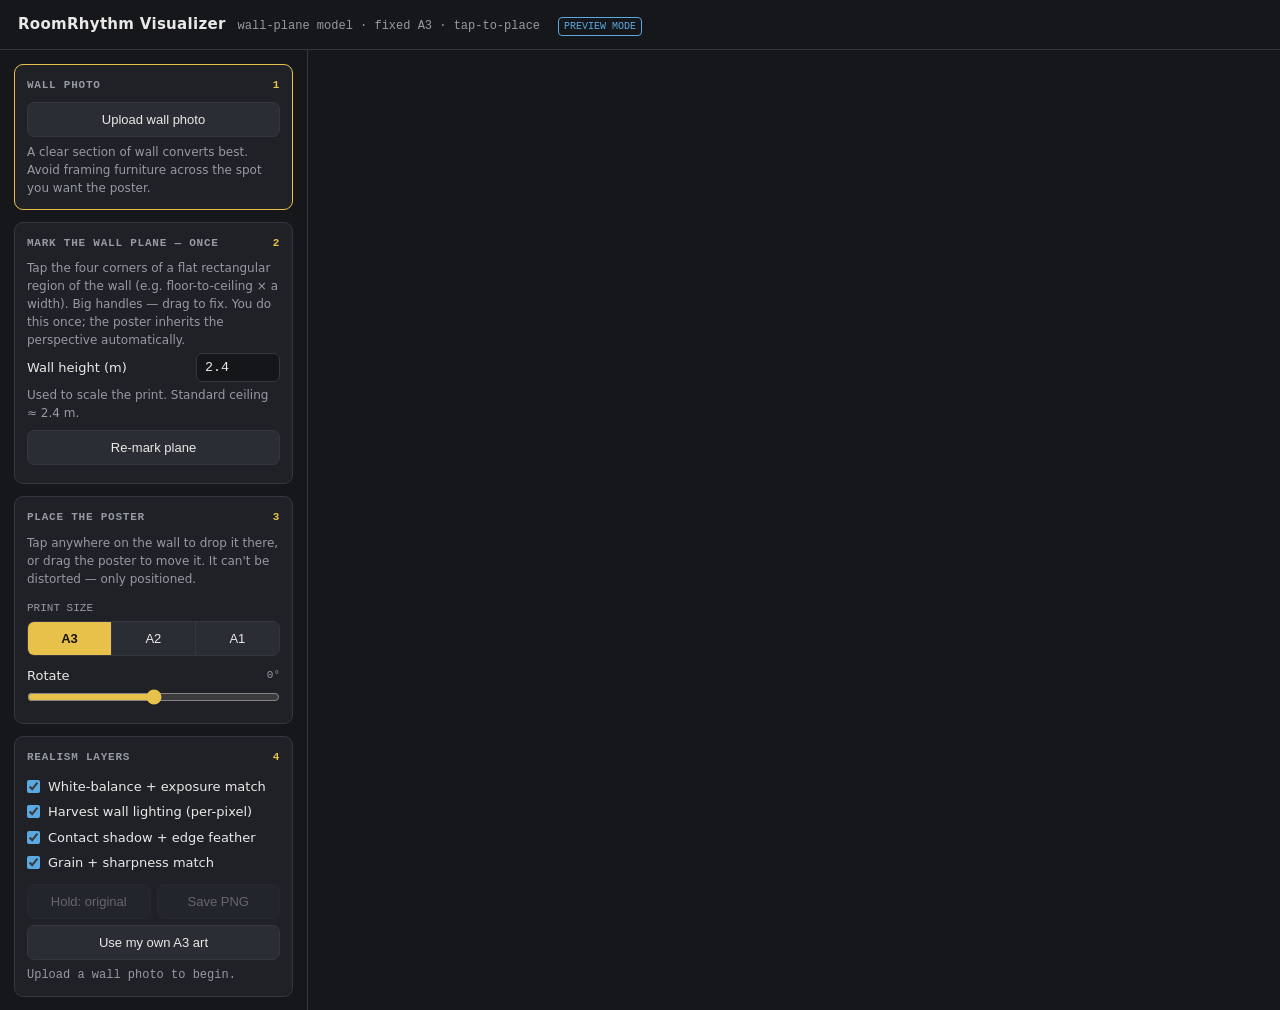
<file: index.html>
<!DOCTYPE html>
<html lang="en">
<head>
<meta charset="UTF-8">
<meta name="viewport" content="width=device-width, initial-scale=1.0, maximum-scale=1.0, user-scalable=no">
<title>RoomRhythm Visualizer — Wall-Plane Model</title>
<style>
  :root{
    --bg:#16171a; --panel:#1f2127; --line:#34373f; --text:#e9e9e7; --dim:#969aa3;
    --accent:#e8c14a; --accent2:#5aa9e0; --danger:#e07060; --ok:#6fbf8b;
    --mono:'SF Mono',ui-monospace,Menlo,Consolas,monospace;
  }
  *{box-sizing:border-box;margin:0;padding:0}
  html,body{overscroll-behavior:none}
  body{background:var(--bg);color:var(--text);font:14px/1.5 system-ui,-apple-system,Segoe UI,Roboto,sans-serif}
  header{padding:13px 18px;border-bottom:1px solid var(--line);display:flex;align-items:baseline;gap:12px;flex-wrap:wrap}
  header h1{font-size:15px;font-weight:600;letter-spacing:.02em}
  header .tag{color:var(--dim);font-size:12px;font-family:var(--mono)}
  .wrap{display:flex;align-items:stretch;min-height:calc(100vh - 48px)}
  aside{width:308px;min-width:308px;border-right:1px solid var(--line);padding:14px;display:flex;flex-direction:column;gap:12px;overflow-y:auto}
  main{flex:1;padding:14px;display:flex;flex-direction:column;gap:8px;align-items:flex-start;overflow:auto}
  .step{border:1px solid var(--line);border-radius:9px;padding:12px;background:var(--panel);transition:border-color .2s,opacity .2s}
  .step.active{border-color:var(--accent)}
  .step.done{opacity:.6}
  .step h2{font-size:11px;text-transform:uppercase;letter-spacing:.07em;color:var(--dim);margin-bottom:8px;font-family:var(--mono);display:flex;justify-content:space-between}
  .step h2 .n{color:var(--accent)}
  button{background:#2a2d34;border:1px solid var(--line);color:var(--text);border-radius:7px;padding:9px 12px;font-size:13px;cursor:pointer;width:100%;margin-bottom:6px}
  button:hover{border-color:#4a4e58}
  button.primary{background:var(--accent);color:#1a1605;border-color:var(--accent);font-weight:600}
  button:disabled{opacity:.35;cursor:not-allowed}
  .row{display:flex;gap:6px}
  .row button{margin-bottom:0}
  .seg{display:flex;gap:0;border:1px solid var(--line);border-radius:7px;overflow:hidden}
  .seg button{border:0;border-radius:0;margin:0;border-right:1px solid var(--line)}
  .seg button:last-child{border-right:0}
  .seg button.sel{background:var(--accent);color:#1a1605;font-weight:600}
  .hint{font-size:12px;color:var(--dim)}
  .warn{font-size:12px;color:var(--danger);display:none;margin-top:6px}
  label.fld{display:flex;align-items:center;justify-content:space-between;gap:8px;font-size:13px;margin:4px 0}
  input[type=number]{width:84px;background:#15161a;border:1px solid var(--line);color:var(--text);border-radius:6px;padding:6px 8px;font-family:var(--mono)}
  input[type=range]{width:100%;accent-color:var(--accent)}
  label.toggle{display:flex;align-items:center;gap:8px;font-size:13px;padding:3px 0;cursor:pointer}
  label.toggle input{accent-color:var(--accent2)}
  .status{font-family:var(--mono);font-size:12px;color:var(--dim);min-height:16px}
  #fileWall,#filePoster{display:none}
  #stage{position:relative;max-width:100%;touch-action:none}
  canvas{display:block;max-width:100%;height:auto;border-radius:6px}
  #ui{position:absolute;left:0;top:0;touch-action:none}
  .small{font-size:11px;color:var(--dim);font-family:var(--mono)}
  .preview-badge{display:inline-block;font-size:10px;font-family:var(--mono);color:var(--accent2);border:1px solid var(--accent2);border-radius:4px;padding:1px 5px;margin-left:6px;vertical-align:middle}
  @media (max-width:760px){.wrap{flex-direction:column}aside{width:100%;min-width:0;border-right:none;border-bottom:1px solid var(--line)}}
</style>
</head>
<body>
<header>
  <h1>RoomRhythm Visualizer</h1>
  <span class="tag">wall-plane model · fixed A3 · tap-to-place</span>
  <span class="preview-badge">PREVIEW MODE</span>
</header>
<div class="wrap">
<aside>
  <div class="step active" id="s1">
    <h2><span>Wall photo</span><span class="n">1</span></h2>
    <button id="btnWall">Upload wall photo</button>
    <input type="file" id="fileWall" accept="image/*">
    <div class="hint">A clear section of wall converts best. Avoid framing furniture across the spot you want the poster.</div>
  </div>

  <div class="step" id="s2">
    <h2><span>Mark the wall plane — once</span><span class="n">2</span></h2>
    <div class="hint">Tap the four corners of a flat rectangular region of the wall (e.g. floor-to-ceiling × a width). Big handles — drag to fix. You do this once; the poster inherits the perspective automatically.</div>
    <label class="fld"><span>Wall height (m)</span><input type="number" id="wallH" value="2.4" step="0.1" min="1.8" max="4"></label>
    <div class="hint">Used to scale the print. Standard ceiling ≈ 2.4 m.</div>
    <button id="btnRedoPlane" style="margin-top:8px">Re-mark plane</button>
  </div>

  <div class="step" id="s3">
    <h2><span>Place the poster</span><span class="n">3</span></h2>
    <div class="hint">Tap anywhere on the wall to drop it there, or drag the poster to move it. It can't be distorted — only positioned.</div>
    <div style="margin:8px 0 4px"><span class="small">PRINT SIZE</span></div>
    <div class="seg" id="sizeSeg">
      <button data-w="297" data-h="420" class="sel">A3</button>
      <button data-w="420" data-h="594">A2</button>
      <button data-w="594" data-h="841">A1</button>
    </div>
    <label class="fld" style="margin-top:10px"><span>Rotate</span><span class="small" id="rotVal">0°</span></label>
    <input type="range" id="rot" min="-15" max="15" value="0" step="1">
    <div class="warn" id="aspectWarn"></div>
  </div>

  <div class="step" id="s4">
    <h2><span>Realism layers</span><span class="n">4</span></h2>
    <label class="toggle"><input type="checkbox" id="optColor" checked> White-balance + exposure match</label>
    <label class="toggle"><input type="checkbox" id="optLight" checked> Harvest wall lighting (per-pixel)</label>
    <label class="toggle"><input type="checkbox" id="optEdge" checked> Contact shadow + edge feather</label>
    <label class="toggle"><input type="checkbox" id="optGrain" checked> Grain + sharpness match</label>
    <div class="row" style="margin-top:8px">
      <button id="btnCompare" disabled>Hold: original</button>
      <button id="btnDownload" disabled>Save PNG</button>
    </div>
    <button id="btnPoster" style="margin-top:6px">Use my own A3 art</button>
    <input type="file" id="filePoster" accept="image/*">
    <div class="status" id="status">Upload a wall photo to begin.</div>
  </div>
</aside>

<main>
  <div id="stage">
    <canvas id="view"></canvas>
    <canvas id="ui"></canvas>
  </div>
  <div class="small" id="meta"></div>
</main>
</div>

<script>
(() => {
"use strict";
const MAX_DIM=1500;
const view=document.getElementById('view'),ui=document.getElementById('ui');
const vctx=view.getContext('2d'),uctx=ui.getContext('2d');
const statusEl=document.getElementById('status'),metaEl=document.getElementById('meta');
const aspectWarn=document.getElementById('aspectWarn');

let wallCanvas=null,wallData=null,W=0,H=0;
let phase='need-wall';          // need-wall | mark-plane | placed
let planePts=[];                // 4 image-space corners (TL,TR,BR,BL) of wall rect
let Hwi=null,Hiw=null;          // wall<->image homographies
let refW=0,refH=0;              // wall-plane reference rect size in mm
let poster={cx:0,cy:0,w:297,h:420,rot:0}; // wall-mm coords
let posterCanvas=makeDefaultPoster();
let resultCanvas=null,dragMode=null,dragIdx=-1,dragOff={x:0,y:0};

/* ---- default A3 poster (297:420) ---- */
function makeDefaultPoster(){
  const w=594,h=840,c=document.createElement('canvas');c.width=w;c.height=h;
  const g=c.getContext('2d');
  g.fillStyle='#efe9dc';g.fillRect(0,0,w,h);
  g.fillStyle='#16161b';g.beginPath();g.arc(w/2,h*0.38,w*0.33,0,7);g.fill();
  g.fillStyle='#efe9dc';g.beginPath();g.arc(w*0.6,h*0.34,w*0.28,0,7);g.fill();
  g.fillStyle='#c0392b';g.fillRect(w*0.1,h*0.64,w*0.8,7);
  g.fillStyle='#16161b';g.textAlign='left';
  g.font='700 70px Georgia,serif';g.fillText('ROOM',w*0.1,h*0.77);g.fillText('RHYTHM',w*0.1,h*0.85);
  g.font='400 24px Georgia,serif';g.fillStyle='#6b6b66';g.fillText('PRINT № 001 — HARARE',w*0.1,h*0.91);
  g.strokeStyle='#16161b';g.lineWidth=4;g.strokeRect(8,8,w-16,h-16);
  return c;
}

/* ---- file loading ---- */
function bindFile(b,i,cb){const B=document.getElementById(b),I=document.getElementById(i);
  B.onclick=()=>I.click();
  I.onchange=e=>{const f=e.target.files[0];if(!f)return;const im=new Image();im.onload=()=>{cb(im);URL.revokeObjectURL(im.src)};im.src=URL.createObjectURL(f);I.value='';};}
bindFile('btnWall','fileWall',im=>{
  const s=Math.min(1,MAX_DIM/Math.max(im.width,im.height));
  W=Math.round(im.width*s);H=Math.round(im.height*s);
  wallCanvas=document.createElement('canvas');wallCanvas.width=W;wallCanvas.height=H;
  wallCanvas.getContext('2d').drawImage(im,0,0,W,H);
  wallData=wallCanvas.getContext('2d').getImageData(0,0,W,H);
  view.width=W;view.height=H;ui.width=W;ui.height=H;
  planePts=[];Hwi=Hiw=null;resultCanvas=null;phase='mark-plane';
  base();drawUI();setPhaseUI();
  setStatus('Tap 4 corners of a flat wall rectangle.');
  metaEl.textContent=`${W}×${H}px (from ${im.width}×${im.height})`;
});
bindFile('btnPoster','filePoster',im=>{
  const c=document.createElement('canvas'),s=Math.min(1,1200/Math.max(im.width,im.height));
  c.width=Math.round(im.width*s);c.height=Math.round(im.height*s);
  c.getContext('2d').drawImage(im,0,0,c.width,c.height);posterCanvas=c;
  const ar=c.width/c.height, a3=297/420;
  aspectWarn.style.display = Math.abs(ar-a3)/a3>0.04?'block':'none';
  if(aspectWarn.style.display==='block') aspectWarn.textContent=`⚠ Art is ${ar.toFixed(2)}:1, not A3 (0.71:1). It'll be fitted to A3 and may crop/stretch. RoomRhythm prints are A3 — export your art at 297×420.`;
  if(phase==='placed') render();
  setStatus('Custom art loaded.');
});

/* ---- linear algebra ---- */
function solve(A,b){const n=b.length,M=A.map(r=>r.slice()),v=b.slice();
  for(let c=0;c<n;c++){let p=c;for(let r=c+1;r<n;r++)if(Math.abs(M[r][c])>Math.abs(M[p][c]))p=r;
    if(Math.abs(M[p][c])<1e-12)return null;[M[c],M[p]]=[M[p],M[c]];[v[c],v[p]]=[v[p],v[c]];
    for(let r=0;r<n;r++){if(r===c)continue;const f=M[r][c]/M[c][c];for(let k=c;k<n;k++)M[r][k]-=f*M[c][k];v[r]-=f*v[c];}}
  return v.map((x,i)=>x/M[i][i]);}
function homog(src,dst){const A=[],b=[];for(let i=0;i<4;i++){const{x,y}=src[i],{x:X,y:Y}=dst[i];
  A.push([x,y,1,0,0,0,-X*x,-X*y]);b.push(X);A.push([0,0,0,x,y,1,-Y*x,-Y*y]);b.push(Y);}
  const h=solve(A,b);return h?[h[0],h[1],h[2],h[3],h[4],h[5],h[6],h[7],1]:null;}
function inv3(m){const[a,b,c,d,e,f,g,h,i]=m;const A=e*i-f*h,B=c*h-b*i,C=b*f-c*e;
  const det=a*A+d*B+g*C;if(Math.abs(det)<1e-12)return null;
  return[A/det,B/det,C/det,(f*g-d*i)/det,(a*i-c*g)/det,(c*d-a*f)/det,(d*h-e*g)/det,(b*g-a*h)/det,(a*e-b*d)/det];}
function apply(m,x,y){const d=m[6]*x+m[7]*y+m[8];return{x:(m[0]*x+m[1]*y+m[2])/d,y:(m[3]*x+m[4]*y+m[5])/d};}
function lum(r,g,b){return 0.2126*r+0.7152*g+0.0722*b;}

/* ---- plane ordering & setup ---- */
function orderQuad(p){const cx=(p[0].x+p[1].x+p[2].x+p[3].x)/4,cy=(p[0].y+p[1].y+p[2].y+p[3].y)/4;
  const s=[...p].sort((a,b)=>Math.atan2(a.y-cy,a.x-cx)-Math.atan2(b.y-cy,b.x-cx));
  let k=0,best=1e18;for(let i=0;i<4;i++){const v=s[i].x+s[i].y;if(v<best){best=v;k=i;}}
  return[s[k],s[(k+1)%4],s[(k+2)%4],s[(k+3)%4]];}
function buildPlane(){
  const q=orderQuad(planePts);planePts=q;
  refH=parseFloat(document.getElementById('wallH').value)*1000||2400;
  const topL=Math.hypot(q[1].x-q[0].x,q[1].y-q[0].y),botL=Math.hypot(q[2].x-q[3].x,q[2].y-q[3].y);
  const lefL=Math.hypot(q[3].x-q[0].x,q[3].y-q[0].y),rigL=Math.hypot(q[2].x-q[1].x,q[2].y-q[1].y);
  const ar=((topL+botL)/2)/((lefL+rigL)/2);   // est. real width:height of wall rect
  refW=refH*ar;
  Hwi=homog([{x:0,y:0},{x:refW,y:0},{x:refW,y:refH},{x:0,y:refH}],q);
  Hiw=inv3(Hwi);
  poster.cx=refW/2;poster.cy=refH/2;
  phase='placed';
  render();setPhaseUI();
  setStatus('Tap the wall to place, or drag the poster. Print size is to scale.');
}

/* ---- poster corners in image space ---- */
function posterImageQuad(){
  const{cx,cy,w,h,rot}=poster,c=Math.cos(rot*Math.PI/180),s=Math.sin(rot*Math.PI/180);
  const local=[[-w/2,-h/2],[w/2,-h/2],[w/2,h/2],[-w/2,h/2]];
  return local.map(([lx,ly])=>{const wx=cx+lx*c-ly*s,wy=cy+lx*s+ly*c;return apply(Hwi,wx,wy);});
}

/* ---- pointer interaction ---- */
function pos(e){const r=ui.getBoundingClientRect();return{x:(e.clientX-r.left)*ui.width/r.width,y:(e.clientY-r.top)*ui.height/r.height};}
function pointInQuad(pt,q){let inside=false;for(let i=0,j=3;i<4;j=i++){
  if((q[i].y>pt.y)!==(q[j].y>pt.y)&&pt.x<(q[j].x-q[i].x)*(pt.y-q[i].y)/(q[j].y-q[i].y)+q[i].x)inside=!inside;}return inside;}
ui.addEventListener('pointerdown',e=>{
  e.preventDefault();const p=pos(e);
  if(phase==='mark-plane'){
    const hit=ui.width/22;dragIdx=planePts.findIndex(c=>Math.hypot(c.x-p.x,c.y-p.y)<hit);
    if(dragIdx===-1&&planePts.length<4){planePts.push(p);dragIdx=planePts.length-1;}
    dragMode='plane';drawUI();
    if(planePts.length===4&&dragIdx>=0){} // wait for up
  } else if(phase==='placed'){
    const q=posterImageQuad();
    if(pointInQuad(p,q)){const w=apply(Hiw,p.x,p.y);dragMode='poster';dragOff={x:poster.cx-w.x,y:poster.cy-w.y};}
    else {const w=apply(Hiw,p.x,p.y);poster.cx=clamp(w.x,0,refW);poster.cy=clamp(w.y,0,refH);render();}
  }
  ui.setPointerCapture(e.pointerId);
});
ui.addEventListener('pointermove',e=>{
  e.preventDefault();if(!dragMode)return;const p=pos(e);
  if(dragMode==='plane'&&dragIdx>=0){planePts[dragIdx]={x:clamp(p.x,0,W),y:clamp(p.y,0,H)};drawUI();}
  else if(dragMode==='poster'){const w=apply(Hiw,p.x,p.y);poster.cx=clamp(w.x+dragOff.x,0,refW);poster.cy=clamp(w.y+dragOff.y,0,refH);render();}
});
ui.addEventListener('pointerup',e=>{
  if(dragMode==='plane'&&planePts.length===4){dragMode=null;dragIdx=-1;buildPlane();return;}
  dragMode=null;dragIdx=-1;
});
function clamp(v,a,b){return Math.max(a,Math.min(b,v));}

document.getElementById('btnRedoPlane').onclick=()=>{if(!wallCanvas)return;planePts=[];Hwi=Hiw=null;resultCanvas=null;phase='mark-plane';base();drawUI();setPhaseUI();setStatus('Tap 4 corners of the wall plane.');};
document.getElementById('sizeSeg').addEventListener('click',e=>{const b=e.target.closest('button');if(!b)return;
  [...e.currentTarget.children].forEach(x=>x.classList.remove('sel'));b.classList.add('sel');
  poster.w=+b.dataset.w;poster.h=+b.dataset.h;if(phase==='placed')render();});
const rotS=document.getElementById('rot');rotS.oninput=()=>{poster.rot=+rotS.value;document.getElementById('rotVal').textContent=poster.rot+'°';if(phase==='placed')render();};
['optColor','optLight','optEdge','optGrain'].forEach(id=>document.getElementById(id).onchange=()=>{if(phase==='placed')render();});

/* ---- drawing helpers ---- */
function base(){vctx.putImageData(wallData,0,0);}
function setPhaseUI(){
  document.getElementById('s1').className='step'+(phase==='need-wall'?' active':' done');
  document.getElementById('s2').className='step'+(phase==='mark-plane'?' active':(Hwi?' done':''));
  document.getElementById('s3').className='step'+(phase==='placed'?' active':'');
  document.getElementById('btnCompare').disabled=!resultCanvas;
  document.getElementById('btnDownload').disabled=!resultCanvas;
}
function drawUI(){
  uctx.clearRect(0,0,W,H);
  if(phase!=='mark-plane'||!planePts.length)return;
  const r=Math.max(11,ui.width/34);
  if(planePts.length>=2){uctx.beginPath();const q=planePts;uctx.moveTo(q[0].x,q[0].y);
    for(let i=1;i<q.length;i++)uctx.lineTo(q[i].x,q[i].y);if(q.length===4)uctx.closePath();
    uctx.strokeStyle='rgba(232,193,74,.9)';uctx.lineWidth=2;uctx.stroke();
    if(q.length===4){uctx.fillStyle='rgba(232,193,74,.08)';uctx.fill();}}
  planePts.forEach((c,i)=>{uctx.beginPath();uctx.arc(c.x,c.y,r,0,7);uctx.fillStyle='rgba(232,193,74,.95)';uctx.fill();
    uctx.fillStyle='#1a1605';uctx.font=`${r}px monospace`;uctx.textAlign='center';uctx.textBaseline='middle';uctx.fillText(i+1,c.x,c.y);});
}
function setStatus(s){statusEl.textContent=s;}

/* ---- environment sampling (white balance from ring) ---- */
function sampleWB(q){
  const D=wallData.data,cx=(q[0].x+q[1].x+q[2].x+q[3].x)/4,cy=(q[0].y+q[1].y+q[2].y+q[3].y)/4;
  const off=Math.max(6,W/130);let sr=0,sg=0,sb=0,sL=0,sd=0,n=0;
  for(let e=0;e<4;e++){const a=q[e],b=q[(e+1)%4];
    for(let t=0.12;t<=0.88;t+=0.15){const px=a.x+(b.x-a.x)*t,py=a.y+(b.y-a.y)*t;
      const dx=px-cx,dy=py-cy,l=Math.hypot(dx,dy)||1;const x=Math.round(px+dx/l*off),y=Math.round(py+dy/l*off);
      if(x<2||y<2||x>=W-2||y>=H-2)continue;const idx=(y*W+x)*4;
      sr+=D[idx];sg+=D[idx+1];sb+=D[idx+2];const L=lum(D[idx],D[idx+1],D[idx+2]);sL+=L;
      const c2=((y)*W+(x))*4;sd+=Math.abs(L-lum(D[c2],D[c2+1],D[c2+2]));n++;}}
  if(n<6)return null;return{mr:sr/n,mg:sg/n,mb:sb/n,mL:sL/n,noise:sd/n};
}

/* ---- render ---- */
function render(){
  if(!Hwi){return;}
  const t0=performance.now();
  const q=posterImageQuad();
  const pw=posterCanvas.width,ph=posterCanvas.height;
  const pData=posterCanvas.getContext('2d').getImageData(0,0,pw,ph).data;
  const Hpi=homog([{x:0,y:0},{x:pw,y:0},{x:pw,y:ph},{x:0,y:ph}],q);
  const Hip=Hpi&&inv3(Hpi);
  if(!Hip){base();drawUI();setStatus('Degenerate placement.');return;}

  const useColor=optColor.checked,useLight=optLight.checked,useEdge=optEdge.checked,useGrain=optGrain.checked;
  const env=sampleWB(orderQuad(planePts));
  let fr=1,fg=1,fb=1,exp=1;
  if(useColor&&env){const gray=(env.mr+env.mg+env.mb)/3||1,S=0.5;
    fr=1+S*(env.mr/gray-1);fg=1+S*(env.mg/gray-1);fb=1+S*(env.mb/gray-1);
    exp=clamp(1+0.32*(env.mL/150-1),0.72,1.22);}

  const rc=document.createElement('canvas');rc.width=W;rc.height=H;const rx=rc.getContext('2d');
  rx.drawImage(wallCanvas,0,0);
  if(useEdge){const o=Math.max(2,W/430),bl=Math.max(3,W/300);rx.save();rx.filter=`blur(${bl}px)`;
    rx.fillStyle='rgba(0,0,0,.32)';rx.beginPath();rx.moveTo(q[0].x+o*.4,q[0].y+o*.6);rx.lineTo(q[1].x+o,q[1].y+o*.6);
    rx.lineTo(q[2].x+o,q[2].y+o);rx.lineTo(q[3].x+o*.4,q[3].y+o);rx.closePath();rx.fill();rx.restore();}
  const out=rx.getImageData(0,0,W,H),O=out.data;
  const wd=wallData.data;

  let x0=W,y0=H,x1=0,y1=0;for(const p of q){x0=Math.min(x0,p.x);y0=Math.min(y0,p.y);x1=Math.max(x1,p.x);y1=Math.max(y1,p.y);}
  x0=Math.max(0,Math.floor(x0)-2);y0=Math.max(0,Math.floor(y0)-2);x1=Math.min(W-1,Math.ceil(x1)+2);y1=Math.min(H-1,Math.ceil(y1)+2);
  const bw=x1-x0+1,bh=y1-y0+1;

  const sW=(Math.hypot(q[1].x-q[0].x,q[1].y-q[0].y)+Math.hypot(q[2].x-q[3].x,q[2].y-q[3].y))/2;
  const sH=(Math.hypot(q[3].x-q[0].x,q[3].y-q[0].y)+Math.hypot(q[2].x-q[1].x,q[2].y-q[1].y))/2;
  const fU=1.3*pw/Math.max(sW,1),fV=1.3*ph/Math.max(sH,1);

  const layer=new Float32Array(bw*bh*4);
  // pass A: harvest mean wall luminance under poster
  let sumWL=0,nWL=0;
  const wlMap=new Float32Array(bw*bh);
  for(let y=y0;y<=y1;y++)for(let x=x0;x<=x1;x++){
    const d=Hip[6]*x+Hip[7]*y+Hip[8],u=(Hip[0]*x+Hip[1]*y+Hip[2])/d,v=(Hip[3]*x+Hip[4]*y+Hip[5])/d;
    if(u<0||v<0||u>=pw||v>=ph)continue;const wi=(y*W+x)*4;const L=lum(wd[wi],wd[wi+1],wd[wi+2]);
    wlMap[(y-y0)*bw+(x-x0)]=L;sumWL+=L;nWL++;}
  const meanWL=nWL?sumWL/nWL:128;

  const gs=(useGrain&&env)?Math.min(8,env.noise)*0.85:0;let gA=0,gB=0,hg=false;
  const gauss=()=>{if(hg){hg=false;return gB;}const u=Math.random()||1e-9,v=Math.random(),m=Math.sqrt(-2*Math.log(u));gA=m*Math.cos(6.283*v);gB=m*Math.sin(6.283*v);hg=true;return gA;};

  for(let y=y0;y<=y1;y++)for(let x=x0;x<=x1;x++){
    const d=Hip[6]*x+Hip[7]*y+Hip[8],u=(Hip[0]*x+Hip[1]*y+Hip[2])/d,v=(Hip[3]*x+Hip[4]*y+Hip[5])/d;
    if(u<-fU||v<-fV||u>pw+fU||v>ph+fV)continue;
    let a=1;
    if(useEdge){const eU=Math.min(u,pw-u)/fU,eV=Math.min(v,ph-v)/fV;a=clamp(Math.min(eU,eV)+0.5,0,1);}
    else{if(u<0||v<0||u>=pw||v>=ph)continue;}
    if(a<=0)continue;
    const cu=clamp(u,0,pw-1.001),cv=clamp(v,0,ph-1.001),ix=Math.floor(cu),iy=Math.floor(cv),tx=cu-ix,ty=cv-iy;
    const i00=(iy*pw+ix)*4,i10=i00+4,i01=i00+pw*4,i11=i01+4;
    let r=(pData[i00]*(1-tx)+pData[i10]*tx)*(1-ty)+(pData[i01]*(1-tx)+pData[i11]*tx)*ty;
    let g=(pData[i00+1]*(1-tx)+pData[i10+1]*tx)*(1-ty)+(pData[i01+1]*(1-tx)+pData[i11+1]*tx)*ty;
    let b=(pData[i00+2]*(1-tx)+pData[i10+2]*tx)*(1-ty)+(pData[i01+2]*(1-tx)+pData[i11+2]*tx)*ty;
    r*=exp*fr;g*=exp*fg;b*=exp*fb;
    if(useLight){const li=(y-y0)*bw+(x-x0);const wl=wlMap[li]||meanWL;
      let m=wl/(meanWL||1);m=clamp(m,0.6,1.5);m=1+(m-1)*0.8;r*=m;g*=m;b*=m;}
    if(gs>0){const n=gauss()*gs;r+=n;g+=n;b+=n;}
    const L=((y-y0)*bw+(x-x0))*4;layer[L]=r;layer[L+1]=g;layer[L+2]=b;layer[L+3]=a;
  }

  if(useGrain){const k=[0.22,0.56,0.22],tmp=new Float32Array(layer.length);
    for(let i=0;i<layer.length;i+=4){const a=layer[i+3];layer[i]*=a;layer[i+1]*=a;layer[i+2]*=a;}
    for(let y=0;y<bh;y++)for(let x=0;x<bw;x++){const i=(y*bw+x)*4;for(let c=0;c<4;c++){let s=0;
      for(let o=-1;o<=1;o++){const xx=clamp(x+o,0,bw-1);s+=layer[(y*bw+xx)*4+c]*k[o+1];}tmp[i+c]=s;}}
    for(let y=0;y<bh;y++)for(let x=0;x<bw;x++){const i=(y*bw+x)*4;for(let c=0;c<4;c++){let s=0;
      for(let o=-1;o<=1;o++){const yy=clamp(y+o,0,bh-1);s+=tmp[(yy*bw+x)*4+c]*k[o+1];}layer[i+c]=s;}}
    for(let i=0;i<layer.length;i+=4){const a=layer[i+3];if(a>1e-4){layer[i]/=a;layer[i+1]/=a;layer[i+2]/=a;}}}

  for(let y=0;y<bh;y++)for(let x=0;x<bw;x++){const L=(y*bw+x)*4,a=layer[L+3];if(a<=0)continue;
    const oi=((y+y0)*W+(x+x0))*4;
    O[oi]=clamp(layer[L]*a+O[oi]*(1-a),0,255);O[oi+1]=clamp(layer[L+1]*a+O[oi+1]*(1-a),0,255);O[oi+2]=clamp(layer[L+2]*a+O[oi+2]*(1-a),0,255);}
  rx.putImageData(out,0,0);resultCanvas=rc;
  vctx.drawImage(rc,0,0);uctx.clearRect(0,0,W,H);
  setPhaseUI();
  const inMM=Math.round(poster.w),realW=(poster.w/10).toFixed(0),realH=(poster.h/10).toFixed(0);
  setStatus(`${(performance.now()-t0).toFixed(0)}ms · poster to scale ≈ ${realW}×${realH}cm on a ${(refH/1000).toFixed(1)}m wall`);
}

const optColor=document.getElementById('optColor'),optLight=document.getElementById('optLight'),
      optEdge=document.getElementById('optEdge'),optGrain=document.getElementById('optGrain');

/* ---- compare / download ---- */
const cmp=document.getElementById('btnCompare');
cmp.addEventListener('pointerdown',()=>{if(resultCanvas)base();});
cmp.addEventListener('pointerup',()=>{if(resultCanvas)vctx.drawImage(resultCanvas,0,0);});
cmp.addEventListener('pointerleave',()=>{if(resultCanvas)vctx.drawImage(resultCanvas,0,0);});
document.getElementById('btnDownload').onclick=()=>{if(!resultCanvas)return;
  resultCanvas.toBlob(b=>{const a=document.createElement('a');a.href=URL.createObjectURL(b);a.download='roomrhythm-preview.png';a.click();setTimeout(()=>URL.revokeObjectURL(a.href),5000);},'image/png');};
})();
</script>
</body>
</html>
</file>
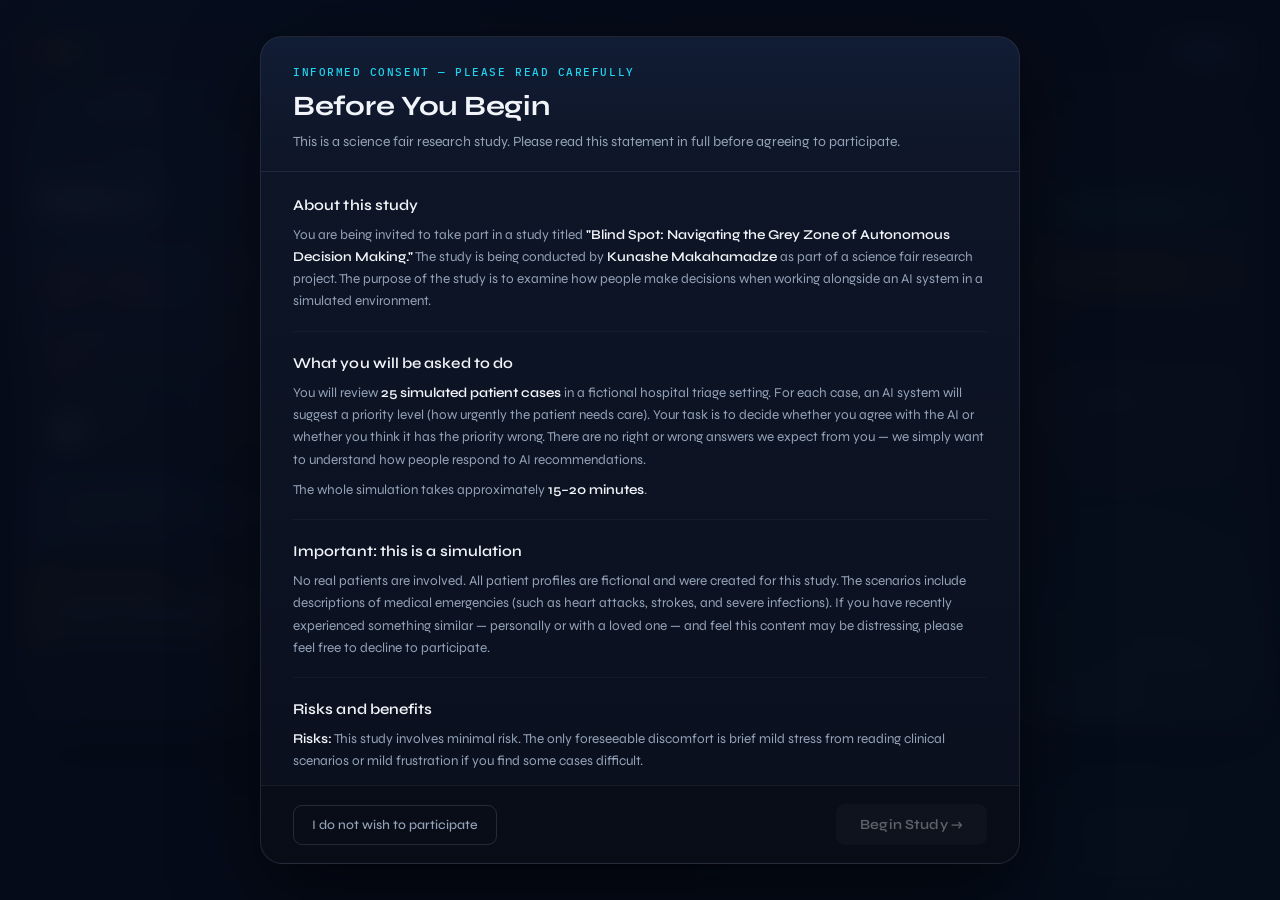
<file: BlindSpot_GroupA.html>
<!DOCTYPE html>
<html lang="en">
<head>
<meta charset="UTF-8">
<meta name="viewport" content="width=device-width, initial-scale=1.0">
<title>Blind Spot</title>
<link rel="preconnect" href="https://fonts.googleapis.com">
<link href="https://fonts.googleapis.com/css2?family=Syne:wght@400;500;600;700;800&family=IBM+Plex+Mono:wght@300;400;500;600&display=swap" rel="stylesheet">
<link rel="stylesheet" href="Test.css">
<style>
  .comp-steps { list-style: decimal inside; padding: 0; margin: 0 0 24px 0; max-width: 520px; text-align: left; font-family: var(--font-mono); font-size: 12px; color: var(--text-2); line-height: 1.9; }
  .comp-steps li { margin-bottom: 6px; }
  .comp-steps strong { color: var(--text-1); font-weight: 600; }
  .comp-link { color: var(--cyan); text-decoration: none; word-break: break-all; border-bottom: 1px dashed var(--cyan); padding-bottom: 1px; }
  .comp-link:hover { opacity: 0.8; }
</style>
</head>
<body>

<div class="bg">
  <div class="bg-orb orb1"></div><div class="bg-orb orb2"></div><div class="bg-orb orb3"></div>
  <div class="bg-grid"></div>
</div>

<div class="app">
<div class="sim-window" id="simWindow">

  <div class="titlebar">
    <div class="win-dots"><div class="wd wd-r"></div><div class="wd wd-y"></div><div class="wd wd-g"></div></div>
    <div class="win-title">Blind Spot: Navigating the Grey Zone of Autonomous Decision Making</div>
    <div class="grp-badge" id="grpBadge">GROUP A</div>
  </div>

  <div class="prog-wrap">
    <div class="prog-meta">
      <div class="prog-label"><span>Patient</span><span class="pnum" id="progCounter">1 of 25</span></div>
    </div>
    <div class="prog-track"><div class="prog-fill" id="progFill" style="width:4%"></div></div>
  </div>

  <div id="mainContent">
    <div class="content-grid">

      <div class="col">
        <div class="col-hdr"><div class="col-dot" style="background:var(--blue)"></div><div class="col-title">Patient Record</div></div>
        <div class="fade-target" id="ptContent">
          <div class="pt-name" id="ptName">—</div>
          <div class="pt-meta" id="ptMeta">—</div>
          <div class="vitals-grid" id="vitalsGrid"></div>
          <div class="info-block chief-block"><div class="ib-lbl">Why they came in</div><div class="ib-text" id="chiefText">—</div></div>
          <div class="info-block triage-block"><div class="ib-lbl">What we found</div><div class="ib-text" id="triageText">—</div></div>
        </div>
      </div>

      <div class="col ai-col">
        <div class="col-hdr"><div class="col-dot" style="background:var(--cyan)"></div><div class="col-title">AI Analysis</div></div>
        <div class="fade-target" id="aiContent">
          <div class="prio-section">
            <div class="prio-micro">Recommended Priority</div>
            <div id="prioBadge" class="prio-badge p1"><div class="pn" id="prioNum">1</div><div class="pt">PRIORITY</div></div>
            <div class="prio-name" id="prioName">IMMEDIATE</div>
          </div>
          <div id="confSection" class="conf-section hide">
            <div class="conf-hdr"><div class="conf-lbl">AI Confidence</div><div class="conf-pct" id="confPct">0%</div></div>
            <div class="conf-track"><div class="conf-fill" id="confFill"></div></div>
            <div class="conf-segments" id="confSegs"></div>
            <div class="ai-thinking" id="thinkRow">
              <div class="tdots"><div class="tdot"></div><div class="tdot"></div><div class="tdot"></div></div>
              <span>Analyzing parameters…</span>
            </div>
          </div>
          <div id="reasonSection" class="reason-box hide">
            <div class="reason-hdr"><div class="reason-icon">⬡</div><div class="reason-title">AI Reasoning Engine</div></div>
            <div class="reason-text" id="reasonText">—</div>
          </div>
        </div>
      </div>

      <div class="col act-col">
        <div class="act-inner">
          <div class="col-hdr"><div class="col-dot" style="background:var(--green)"></div><div class="col-title">Decision</div></div>
          <div class="fade-target" id="actContent">
            <div class="act-btns">
              <button class="btn-accept" id="btnAccept" onclick="decide('accept')" aria-pressed="false"><span class="btico">✓</span> Accept AI Choice</button>
              <button class="btn-override" id="btnOverride" onclick="decide('override')" aria-pressed="false"><span class="btico">⊘</span> Override Priority</button>
            </div>
            <div class="prio-sel" id="prioSel" aria-hidden="true">
              <div class="psel-lbl">Select Correct Priority</div>
              <div class="psel-opts">
                <button class="popt" data-p="1" onclick="pickPriority(1)">1</button>
                <button class="popt" data-p="2" onclick="pickPriority(2)">2</button>
                <button class="popt" data-p="3" onclick="pickPriority(3)">3</button>
                <button class="popt" data-p="4" onclick="pickPriority(4)">4</button>
                <button class="popt" data-p="5" onclick="pickPriority(5)">5</button>
              </div>
            </div>
            <div class="dec-zone">
              <div class="dec-box" id="decBox"><div class="dec-meta">Decision</div><div class="dec-val m" id="decVal">Awaiting input…</div></div>
              <button class="btn-next" id="btnNext" onclick="nextPt()" disabled>Next Patient →</button>
            </div>
          </div>
        </div>
      </div>

    </div>
  </div>

  <div class="completion" id="compScreen">
    <div class="comp-tag">Simulation Complete</div>
    <h2 class="comp-h2">Thank you for participating</h2>
    <p class="comp-sub">Your responses have been recorded. To submit them, please follow the two steps below.</p>
    <ol class="comp-steps">
      <li>Press the <strong>Download My Data</strong> button below to save your CSV file.</li>
      <li>Upload that file to this Google Form: <a class="comp-link" href="https://forms.gle/r7FNZJMytdCrE3SGA" target="_blank" rel="noopener noreferrer">📂 https://forms.gle/r7FNZJMytdCrE3SGA</a></li>
    </ol>
    <div class="comp-btns">
      <button class="btn-download" onclick="downloadData()">⬇ Download My Data</button>
    </div>
  </div>

  <div class="footer">
    <div class="footer-lbl">Made by Kunashe Makahamadze · Ethics Approved · Data Anonymised</div>
    <div class="footer-right">
      <button class="btn-help" onclick="openRules()">? How to Play</button>
      <div class="status"><div class="sdot"></div>System Online</div>
    </div>
  </div>

  <div class="overlay" id="overlay"><div class="spin"></div><div class="spin-lbl">Loading Next Case…</div></div>

</div>
</div>


</div>

<!-- INFORMED CONSENT GATE -->
<div class="consent-backdrop" id="consentBackdrop" role="dialog" aria-modal="true" aria-labelledby="consentTitle">
  <div class="consent-modal">
    <div class="consent-header">
      <div class="consent-eyebrow">Informed Consent — Please Read Carefully</div>
      <h2 class="consent-h1" id="consentTitle">Before You Begin</h2>
      <p class="consent-sub">This is a science fair research study. Please read this statement in full before agreeing to participate.</p>
    </div>
    <div class="consent-body">
      <div class="consent-section">
        <h3 class="cs-title">About this study</h3>
        <p>You are being invited to take part in a study titled <strong>"Blind Spot: Navigating the Grey Zone of Autonomous Decision Making."</strong> The study is being conducted by <strong>Kunashe Makahamadze</strong> as part of a science fair research project. The purpose of the study is to examine how people make decisions when working alongside an AI system in a simulated environment.</p>
      </div>
      <div class="consent-section">
        <h3 class="cs-title">What you will be asked to do</h3>
        <p>You will review <strong>25 simulated patient cases</strong> in a fictional hospital triage setting. For each case, an AI system will suggest a priority level (how urgently the patient needs care). Your task is to decide whether you agree with the AI or whether you think it has the priority wrong. There are no right or wrong answers we expect from you — we simply want to understand how people respond to AI recommendations.</p>
        <p>The whole simulation takes approximately <strong>15–20 minutes</strong>.</p>
      </div>
      <div class="consent-section">
        <h3 class="cs-title">Important: this is a simulation</h3>
        <p>No real patients are involved. All patient profiles are fictional and were created for this study. The scenarios include descriptions of medical emergencies (such as heart attacks, strokes, and severe infections). If you have recently experienced something similar — personally or with a loved one — and feel this content may be distressing, please feel free to decline to participate.</p>
      </div>
      <div class="consent-section">
        <h3 class="cs-title">Risks and benefits</h3>
        <p><strong>Risks:</strong> This study involves minimal risk. The only foreseeable discomfort is brief mild stress from reading clinical scenarios or mild frustration if you find some cases difficult.</p>
        <p><strong>Benefits:</strong> You will not receive any direct benefit from participating. Your responses will contribute to research on how humans and AI systems work together in high-stakes decision making.</p>
      </div>
      <div class="consent-section">
        <h3 class="cs-title">Your data and privacy</h3>
        <p>The simulation will record <strong>only the following</strong>: which group you are in, your decisions on each of the 25 cases, the priority levels you selected, and timestamps. Your name is collected on this consent form for record-keeping but is <strong>never stored together with your simulation responses</strong>. Your responses are anonymous.</p>
        <p>At the end of the simulation you will be asked to upload your response file to a private Google Drive folder that only the researcher can access. No individual results will be published or shown to anyone else.</p>
      </div>
      <div class="consent-section">
        <h3 class="cs-title">Your right to withdraw</h3>
        <p>Your participation is <strong>completely voluntary</strong>. You may stop at any point by simply closing this browser tab. If you stop before completing the simulation and uploading your file, <strong>none of your data will be sent to the researcher</strong>. There is no penalty for withdrawing and no one will be told.</p>
      </div>
      <div class="consent-section consent-agree">
        <h3 class="cs-title">Your agreement</h3>
        <p>By ticking the box below and entering your name, you confirm that:</p>
        <ul class="consent-list">
          <li>You have read and understood the information above.</li>
          <li>You are participating voluntarily and may withdraw at any time.</li>
          <li>You agree to your anonymous responses being collected as described.</li>
        </ul>
        <div class="consent-form">
          <label class="consent-check">
            <input type="checkbox" id="consentCheck" />
            <span class="consent-check-box"></span>
            <span class="consent-check-text">I have read the statement above and I agree to participate in this study.</span>
          </label>
          <div class="consent-fields">
            <div class="consent-field">
              <label for="consentName" class="cf-label">Your Name</label>
              <input type="text" id="consentName" class="cf-input" placeholder="Type your name" autocomplete="off" />
            </div>
            <div class="consent-field">
              <label for="consentDate" class="cf-label">Today's date</label>
              <input type="text" id="consentDate" class="cf-input" readonly />
            </div>
          </div>
        </div>
      </div>
    </div>
    <div class="consent-footer">
      <button class="btn-decline" onclick="declineConsent()">I do not wish to participate</button>
      <button class="btn-consent-start" id="btnConsentStart" onclick="submitConsent()" disabled>Begin Study →</button>
    </div>
  </div>
</div>

<!-- RULES MODAL -->
<div class="rules-backdrop hide" id="rulesBackdrop" role="dialog" aria-modal="true" aria-labelledby="rulesTitle">
  <div class="rules-modal">
    <div class="rm-header">
      <div class="rm-titles">
        <div class="rm-eyebrow">How This Works</div>
        <h2 class="rm-h1" id="rulesTitle">Your Instructions</h2>
        <p class="rm-sub">You're stepping into the role of an emergency triage nurse. Read each patient's information and decide how urgently they need care.</p>
      </div>
      <button class="rm-close" onclick="closeRules()">✕</button>
    </div>
    <div class="rm-body">
      <div class="rm-section rm-section-blue">
        <div class="rm-sec-hdr"><div class="rm-sec-icon">🏥</div><div class="rm-sec-title">What is triage?</div></div>
        <div class="rm-sec-body">
          <p>When patients arrive at an emergency department, there often isn't enough time or staff to treat everyone at once. Triage is the process of figuring out <strong>who needs help the most urgently</strong> — so the sickest patients are seen first.</p>
          <p>You'll review 25 patients one at a time. For each one, an AI system will suggest a priority level. Your job is to decide whether you agree with the AI or whether something seems off.</p>
        </div>
      </div>
      <div class="rm-section rm-section-cyan">
        <div class="rm-sec-hdr"><div class="rm-sec-icon">🔢</div><div class="rm-sec-title">The 5 priority levels</div></div>
        <div class="rm-sec-body"><p>Priority is rated 1 (most urgent) to 5 (least urgent):</p></div>
        <div class="prio-legend">
          <div class="pl-row"><div class="pl-badge pl1">1</div><div class="pl-info"><div class="pl-name">Immediate</div><div class="pl-desc">Life-threatening. Needs attention right now — seconds matter.</div></div></div>
          <div class="pl-row"><div class="pl-badge pl2">2</div><div class="pl-info"><div class="pl-name">Urgent</div><div class="pl-desc">Serious condition. Could get much worse quickly without treatment.</div></div></div>
          <div class="pl-row"><div class="pl-badge pl3">3</div><div class="pl-info"><div class="pl-name">Semi-Urgent</div><div class="pl-desc">Needs care soon, but stable for now. Can wait a short while.</div></div></div>
          <div class="pl-row"><div class="pl-badge pl4">4</div><div class="pl-info"><div class="pl-name">Less Urgent</div><div class="pl-desc">Not in danger. Can wait comfortably for longer.</div></div></div>
          <div class="pl-row"><div class="pl-badge pl5">5</div><div class="pl-info"><div class="pl-name">Non-Urgent</div><div class="pl-desc">Minor issue or routine visit. No urgency at all.</div></div></div>
        </div>
      </div>
      <div class="rm-section rm-section-amber">
        <div class="rm-sec-hdr"><div class="rm-sec-icon">📊</div><div class="rm-sec-title">Reading the patient data</div></div>
        <div class="rm-sec-body"><p>Each patient shows six vital signs — basic body measurements. Each has a coloured dot:</p></div>
        <div class="dot-legend">
          <div class="dl-row"><div class="dl-dot" style="background:var(--green);box-shadow:0 0 5px rgba(16,185,129,0.5)"></div><div class="dl-text"><strong>Green</strong> — normal and healthy</div></div>
          <div class="dl-row"><div class="dl-dot" style="background:var(--amber);box-shadow:0 0 5px rgba(245,158,11,0.5)"></div><div class="dl-text"><strong>Amber</strong> — slightly abnormal, worth noting</div></div>
          <div class="dl-row"><div class="dl-dot" style="background:var(--red);box-shadow:0 0 5px rgba(239,68,68,0.5)"></div><div class="dl-text"><strong>Red (flashing)</strong> — dangerously abnormal</div></div>
        </div>
        <div class="rm-sec-body" style="margin-top:10px;"><p><strong>"Why they came in"</strong> is the patient's own words. <strong>"What we found"</strong> is what the medical team observed on arrival.</p></div>
      </div>
      <div class="rm-section rm-section-green">
        <div class="rm-sec-hdr"><div class="rm-sec-icon">✅</div><div class="rm-sec-title">What you need to do</div></div>
        <div class="rm-sec-body">
          <p><strong>Accept AI Choice</strong> — you agree with the AI's suggested priority.</p>
          <p><strong>Override Priority</strong> — you think the AI has it wrong. Select the priority you believe is correct (1–5). There is no penalty for overriding — use your honest judgement every time.</p>
          <p>Once you've decided, click <strong>Next Patient</strong>. Work through all 25 patients, then your results will appear.</p>
        </div>
      </div>
    </div>
    <div class="rm-footer"><button class="btn-start" onclick="closeRules()">I'm ready — let's start →</button></div>
  </div>
</div>

<script>
// ── STATE ─────────────────────────────────────────
const group = 'A';
let ptIdx = 0, decision = null, overridePrio = null, confTimer = null;
let sessionLog = [];

// ── PATIENT DATA ──────────────────────────────────
// caseType: 'easy' | 'cautious' | 'trap' | 'irrelevant'
// aiCorrect: whether aiPrio === correctPrio
const PATIENTS = [
  // 8 EASY: high conf (>80%), AI correct
  { id:'P01',name:'Patient 01',age:72,sex:'Male',bp:'88 / 54',hr:118,rr:28,temp:39.6,pain:6,spo2:91,
    chief:'Confused, feverish, and barely urinating. Family says he has been declining for 2 days.',
    triage:'Severe blood infection (septic shock) suspected. Fluids and antibiotics started urgently.',
    aiPrio:1,correctPrio:1,conf:98,caseType:'easy',aiCorrect:true,
    reasoning:'Hypotension, tachycardia, hypoxia, fever, and altered mental status all point to septic shock. Mortality risk is extremely high without immediate treatment. Every minute of delay significantly worsens the outcome. Priority 1 is the only appropriate classification.',
    bpf:'danger',hrf:'danger',spo2f:'danger',tf:'danger' },
  { id:'P02',name:'Patient 02',age:67,sex:'Male',bp:'158 / 94',hr:102,rr:22,temp:38.4,pain:7,spo2:94,
    chief:'Chest tightness spreading to his left arm for the past 2 hours. Sweating heavily.',
    triage:'Heart attack suspected. Aspirin given immediately. Heart trace (ECG) ordered.',
    aiPrio:1,correctPrio:1,conf:92,caseType:'easy',aiCorrect:true,
    reasoning:'Chest pain radiating to the left arm with diaphoresis in a 67-year-old male is a classic acute coronary syndrome presentation. Elevated BP, tachycardia, and reduced oxygen saturation compound the urgency. This patient needs a cardiac team immediately.',
    bpf:'danger',hrf:'warning',spo2f:'warning',tf:'warning' },
  { id:'P03',name:'Patient 03',age:55,sex:'Male',bp:'190 / 112',hr:96,rr:20,temp:37.8,pain:8,spo2:96,
    chief:'The worst headache of his life, starting suddenly 45 minutes ago.',
    triage:'Possible bleed in the brain. Slight neck stiffness. Emergency brain scan ordered.',
    aiPrio:1,correctPrio:1,conf:96,caseType:'easy',aiCorrect:true,
    reasoning:'A sudden "thunderclap" headache described as the worst ever, combined with hypertension and neck stiffness, is the textbook presentation of subarachnoid haemorrhage. Immediate CT is required. Any delay risks death or permanent disability.',
    bpf:'danger',hrf:'ok',spo2f:'ok',tf:'warning' },
  { id:'P04',name:'Patient 04',age:8,sex:'Male',bp:'100 / 62',hr:110,rr:26,temp:39.2,pain:5,spo2:95,
    chief:'Wheezing and struggling to breathe. Known asthma — inhaler did not help this time.',
    triage:'Moderate–severe asthma attack. Nebuliser treatment started. Oxygen given.',
    aiPrio:2,correctPrio:2,conf:89,caseType:'easy',aiCorrect:true,
    reasoning:'A child with known asthma whose home inhaler has failed, with SpO₂ 95% and elevated respiratory rate, represents a moderate-to-severe exacerbation. Children can deteriorate very quickly. Priority 2 with close monitoring is appropriate.',
    bpf:'ok',hrf:'warning',spo2f:'warning',tf:'warning' },
  { id:'P05',name:'Patient 05',age:41,sex:'Female',bp:'126 / 80',hr:78,rr:14,temp:36.9,pain:1,spo2:99,
    chief:'Needs a repeat prescription for her blood pressure medication. Feels completely well.',
    triage:'Routine visit. All readings normal. No signs of any urgent problem.',
    aiPrio:5,correctPrio:5,conf:97,caseType:'easy',aiCorrect:true,
    reasoning:'No acute pathology. All vital signs are within normal range. This is a routine prescription renewal with no indication of any urgent or emergent condition. Priority 5 is correct.',
    bpf:'ok',hrf:'ok',spo2f:'ok',tf:'ok' },
  { id:'P06',name:'Patient 06',age:19,sex:'Female',bp:'122 / 78',hr:84,rr:15,temp:37.3,pain:2,spo2:100,
    chief:'Mild wrist pain after bumping into another player during a match.',
    triage:'Likely soft tissue bruising only. No deformity. Moving wrist normally.',
    aiPrio:5,correctPrio:5,conf:91,caseType:'easy',aiCorrect:true,
    reasoning:'Normal vital signs, full range of motion, minimal pain, and no structural injury indicators. Most likely a soft tissue contusion. No urgency. Priority 5 is appropriate.',
    bpf:'ok',hrf:'ok',spo2f:'ok',tf:'ok' },
  { id:'P07',name:'Patient 07',age:34,sex:'Female',bp:'118 / 76',hr:88,rr:16,temp:37.1,pain:4,spo2:99,
    chief:'Right ankle pain after tripping on a run. She cannot put weight on it.',
    triage:'Possible fracture or bad sprain. Feeling in the foot is normal. X-ray requested.',
    aiPrio:3,correctPrio:3,conf:87,caseType:'easy',aiCorrect:true,
    reasoning:'Stable haemodynamics with an isolated musculoskeletal injury. Inability to bear weight suggests possible fracture, but no neurovascular compromise. Priority 3 is appropriate — imaging should be obtained without major delay.',
    bpf:'ok',hrf:'ok',spo2f:'ok',tf:'ok' },
  { id:'P08',name:'Patient 08',age:28,sex:'Female',bp:'110 / 70',hr:76,rr:14,temp:38.9,pain:5,spo2:98,
    chief:'Severe sore throat and difficulty swallowing for 3 days. Her voice sounds muffled.',
    triage:'Abscess near the tonsil suspected. Airway being watched closely. Specialist called.',
    aiPrio:2,correctPrio:2,conf:83,caseType:'easy',aiCorrect:true,
    reasoning:'Muffled voice and difficulty swallowing with fever raises serious concern for a peritonsillar abscess, which can compromise the airway rapidly. Although vitals are currently stable, Priority 2 and immediate ENT review are warranted.',
    bpf:'ok',hrf:'ok',spo2f:'ok',tf:'warning' },

  // 7 CAUTIOUS: low conf (<50%), AI still correct
  { id:'P09',name:'Patient 09',age:61,sex:'Female',bp:'144 / 88',hr:70,rr:17,temp:37.0,pain:3,spo2:97,
    chief:'Mild chest discomfort and unusual tiredness for one week, getting worse with exercise.',
    triage:'Likely stable angina. No emergency signs on heart trace. Blood tests ordered.',
    aiPrio:3,correctPrio:3,conf:44,caseType:'cautious',aiCorrect:true,
    reasoning:'Exertional chest discomfort in a hypertensive 61-year-old has a broad differential. Troponin results are pending. The AI is uncertain between Priority 2 and 3, but current vital stability and no acute ECG changes supports Priority 3.',
    bpf:'warning',hrf:'ok',spo2f:'ok',tf:'ok' },
  { id:'P10',name:'Patient 10',age:46,sex:'Male',bp:'132 / 84',hr:92,rr:18,temp:37.5,pain:6,spo2:97,
    chief:'Stomach pain spreading to his back since a big meal 3 hours ago. Feeling sick.',
    triage:'Inflamed pancreas suspected. Fluids started. Blood tests and scan ordered.',
    aiPrio:2,correctPrio:2,conf:41,caseType:'cautious',aiCorrect:true,
    reasoning:'The AI is uncertain here. Epigastric pain radiating to the back post-meal is consistent with pancreatitis, but symptom overlap reduces confidence. Despite this uncertainty, the potential for rapid deterioration means Priority 2 remains the cautious and correct classification.',
    bpf:'ok',hrf:'ok',spo2f:'ok',tf:'ok' },
  { id:'P11',name:'Patient 11',age:78,sex:'Female',bp:'102 / 66',hr:96,rr:20,temp:37.6,pain:4,spo2:95,
    chief:'Feeling very weak and dizzy since this morning. She nearly fell getting out of bed.',
    triage:'Possible dehydration or early infection. IV fluids started. Blood and urine tests ordered.',
    aiPrio:2,correctPrio:2,conf:38,caseType:'cautious',aiCorrect:true,
    reasoning:'The AI is uncertain due to the non-specific nature of dizziness and weakness. However, borderline hypotension, mild tachycardia, and reduced oxygen saturation in a 78-year-old with a near-fall warrants Priority 2 — the consequences of under-triaging this patient are severe.',
    bpf:'warning',hrf:'ok',spo2f:'warning',tf:'ok' },
  { id:'P12',name:'Patient 12',age:23,sex:'Male',bp:'128 / 82',hr:90,rr:16,temp:38.1,pain:5,spo2:98,
    chief:'Sharp pain on one side of his chest when breathing in. Started after a bout of coughing.',
    triage:'Possible small collapsed lung. Breath sounds equal. Chest X-ray ordered.',
    aiPrio:3,correctPrio:3,conf:47,caseType:'cautious',aiCorrect:true,
    reasoning:'The AI is uncertain whether this is pleuritic chest pain or a pneumothorax. Equal breath sounds and normal SpO₂ make a large pneumothorax unlikely, but a small one cannot be excluded without imaging. Priority 3 is appropriate — the patient is stable but needs timely assessment.',
    bpf:'ok',hrf:'ok',spo2f:'ok',tf:'ok' },
  { id:'P13',name:'Patient 13',age:52,sex:'Female',bp:'136 / 86',hr:94,rr:19,temp:38.3,pain:6,spo2:96,
    chief:'Right-sided abdominal pain that started around her belly button and moved down.',
    triage:'Appendicitis suspected. Abdomen tender on the right side. Surgical review requested.',
    aiPrio:2,correctPrio:2,conf:46,caseType:'cautious',aiCorrect:true,
    reasoning:'Migrating right iliac fossa pain is a classic appendicitis presentation but the clinical picture is not fully clear. Despite low confidence, suspected appendicitis warrants Priority 2 — surgical review and imaging should not be delayed.',
    bpf:'warning',hrf:'ok',spo2f:'ok',tf:'ok' },
  { id:'P14',name:'Patient 14',age:35,sex:'Male',bp:'120 / 76',hr:82,rr:15,temp:37.2,pain:3,spo2:99,
    chief:'Mild lower back pain after helping a friend move furniture yesterday.',
    triage:'Muscular strain likely. No nerve symptoms. Normal power and sensation in both legs.',
    aiPrio:4,correctPrio:4,conf:42,caseType:'cautious',aiCorrect:true,
    reasoning:'The AI is cautious because back pain can occasionally mask serious conditions. However, the clear mechanism, no neurological deficits, and normal power and sensation reduce concern significantly. Priority 4 is appropriate.',
    bpf:'ok',hrf:'ok',spo2f:'ok',tf:'ok' },
  { id:'P15',name:'Patient 15',age:66,sex:'Male',bp:'148 / 92',hr:88,rr:18,temp:37.4,pain:4,spo2:96,
    chief:'Blurry vision and a mild headache on and off for two days. No other symptoms.',
    triage:'Possible hypertensive episode. Eyes checked — no bleeding found. Bloods ordered.',
    aiPrio:3,correctPrio:3,conf:39,caseType:'cautious',aiCorrect:true,
    reasoning:'Visual disturbance with elevated BP in a 66-year-old has a broad differential. The absence of fundal haemorrhage and neurological deficits is reassuring, but investigation cannot wait. Priority 3 is correct despite low confidence.',
    bpf:'warning',hrf:'ok',spo2f:'ok',tf:'ok' },

  // 5 TRAPS: high conf (>80%), AI WRONG
  { id:'P16',name:'Patient 16',age:44,sex:'Female',bp:'124 / 80',hr:86,rr:17,temp:37.2,pain:5,spo2:98,
    chief:'Sudden sharp pain between her shoulder blades that started an hour ago while resting.',
    triage:'Some tenderness found. No obvious cause yet. Bloods and ECG ordered as precaution.',
    aiPrio:4,correctPrio:1,conf:85,caseType:'trap',aiCorrect:false,
    reasoning:'The AI has classified this as Priority 4, citing stable vitals and a mild presentation. However, sudden-onset tearing back pain between the shoulder blades at rest — particularly in a female where aortic dissection can present atypically — is a red flag demanding urgent imaging. The AI is wrong here.',
    bpf:'ok',hrf:'ok',spo2f:'ok',tf:'ok' },
  { id:'P17',name:'Patient 17',age:29,sex:'Male',bp:'118 / 74',hr:80,rr:14,temp:37.0,pain:3,spo2:100,
    chief:'Sudden blurred vision in one eye this morning. No pain. Cleared up after 20 minutes.',
    triage:'Vision returned to normal. Referred to eye clinic for a routine appointment.',
    aiPrio:5,correctPrio:2,conf:88,caseType:'trap',aiCorrect:false,
    reasoning:'The AI assigned Priority 5 because the vision has resolved and the patient feels well. This is incorrect. Transient monocular vision loss is a TIA equivalent and a warning sign for imminent stroke. Young age does not exclude this. This patient needs urgent same-day neurovascular assessment.',
    bpf:'ok',hrf:'ok',spo2f:'ok',tf:'ok' },
  { id:'P18',name:'Patient 18',age:38,sex:'Female',bp:'116 / 72',hr:78,rr:14,temp:37.1,pain:2,spo2:99,
    chief:'Mild swelling in her left calf for a few days. Slightly warm to touch. No injury.',
    triage:'Possible blood clot. Calf is mildly tender. Ultrasound scan requested.',
    aiPrio:4,correctPrio:2,conf:82,caseType:'trap',aiCorrect:false,
    reasoning:'The AI rated this Priority 4 based on stable vitals and mild symptoms. This is a significant error. Unilateral calf swelling with warmth and tenderness in a young woman is a classic DVT presentation. A DVT can cause a pulmonary embolism. This needs urgent imaging today — not a routine referral.',
    bpf:'ok',hrf:'ok',spo2f:'ok',tf:'ok' },
  { id:'P19',name:'Patient 19',age:71,sex:'Male',bp:'138 / 86',hr:74,rr:16,temp:36.8,pain:2,spo2:97,
    chief:'Slightly confused since this morning. His wife says he is "not quite himself." No other complaints.',
    triage:'Appears calm and cooperative. Wife concerned. Blood sugar normal. Bloods pending.',
    aiPrio:4,correctPrio:2,conf:84,caseType:'trap',aiCorrect:false,
    reasoning:'The AI assigned Priority 4 because the patient appears outwardly calm with no dramatic symptoms. This is dangerous reasoning. New-onset confusion in a 71-year-old — especially noted by a family member — is a medical emergency. Causes include stroke, subdural haematoma, and metabolic crisis. Immediate assessment is required.',
    bpf:'warning',hrf:'ok',spo2f:'ok',tf:'ok' },
  { id:'P20',name:'Patient 20',age:32,sex:'Male',bp:'122 / 78',hr:82,rr:15,temp:37.3,pain:4,spo2:99,
    chief:'Stomach pain and has been vomiting. Took some painkillers earlier.',
    triage:'Abdomen soft. Tolerating small sips of water. Anti-nausea medication given.',
    aiPrio:4,correctPrio:2,conf:86,caseType:'trap',aiCorrect:false,
    reasoning:'The AI assigned Priority 4 based on superficially stable observations. However, the fact that the patient took painkillers before arriving is critically important — it may be masking peritoneal signs. The soft abdomen in this context is unreliable. Until the type and dose of analgesia is known and a full surgical assessment is completed, this patient should be Priority 2.',
    bpf:'ok',hrf:'ok',spo2f:'ok',tf:'ok' },

  // 5 IRRELEVANT: low conf (<50%), AI wrong — most participants will catch these
  { id:'P21',name:'Patient 21',age:53,sex:'Male',bp:'158 / 98',hr:98,rr:21,temp:38.8,pain:7,spo2:93,
    chief:'Breathless and wheezing. Known lung condition. Worse than usual since yesterday.',
    triage:'Significant breathing difficulty. Oxygen started. Breathing treatment given.',
    aiPrio:4,correctPrio:1,conf:31,caseType:'irrelevant',aiCorrect:false,
    reasoning:'The AI is very uncertain and has suggested Priority 4. This is clearly wrong. SpO₂ of 93% with respiratory distress, tachycardia, elevated BP, and fever in someone with a known lung condition represents an acute exacerbation needing immediate intervention. Priority 1 is correct.',
    bpf:'danger',hrf:'warning',spo2f:'danger',tf:'warning' },
  { id:'P22',name:'Patient 22',age:16,sex:'Female',bp:'90 / 58',hr:122,rr:24,temp:36.5,pain:8,spo2:96,
    chief:'Severe stomach cramps and has been vomiting repeatedly for hours. Cannot keep anything down.',
    triage:'Pale, sweaty, and very tachycardic. Significant dehydration suspected. IV access gained.',
    aiPrio:5,correctPrio:1,conf:28,caseType:'irrelevant',aiCorrect:false,
    reasoning:'The AI has very low confidence and incorrectly suggested Priority 5. Hypotension, severe tachycardia, and clinical dehydration in a teenager with prolonged vomiting indicates haemodynamic compromise. This patient needs immediate resuscitation. Priority 1 is correct.',
    bpf:'danger',hrf:'danger',spo2f:'ok',tf:'ok' },
  { id:'P23',name:'Patient 23',age:60,sex:'Female',bp:'170 / 104',hr:100,rr:22,temp:37.9,pain:7,spo2:94,
    chief:'Woke up unable to move her right arm properly. Speech seems slightly slurred to her husband.',
    triage:'Possible stroke. Right arm weakness confirmed. Slurred speech noted. Stroke team called.',
    aiPrio:3,correctPrio:1,conf:35,caseType:'irrelevant',aiCorrect:false,
    reasoning:'The AI is uncertain and incorrectly assigned Priority 3. Acute onset unilateral arm weakness with dysarthria in a hypertensive patient is a stroke until proven otherwise. For every minute without treatment, approximately 1.9 million neurons die. Priority 1 and immediate stroke protocol activation are required.',
    bpf:'danger',hrf:'warning',spo2f:'warning',tf:'warning' },
  { id:'P24',name:'Patient 24',age:25,sex:'Male',bp:'108 / 68',hr:108,rr:20,temp:38.2,pain:6,spo2:97,
    chief:'Severe allergic reaction after eating at a restaurant. Face is swollen and throat feels tight.',
    triage:'Throat tightness noted. Mild lip swelling. Adrenaline (epinephrine) prepared.',
    aiPrio:3,correctPrio:1,conf:42,caseType:'irrelevant',aiCorrect:false,
    reasoning:'The AI is uncertain and has incorrectly suggested Priority 3. Throat tightness in the context of an allergic reaction is anaphylaxis until proven otherwise — the airway can close within minutes. This patient needs adrenaline and immediate monitoring. Priority 1 is the only appropriate classification.',
    bpf:'ok',hrf:'warning',spo2f:'ok',tf:'ok' },
  { id:'P25',name:'Patient 25',age:48,sex:'Male',bp:'96 / 60',hr:114,rr:26,temp:39.4,pain:5,spo2:92,
    chief:'Coughing with yellow-green phlegm and struggling to breathe properly for 3 days.',
    triage:'Significant chest infection. Very short of breath at rest. Oxygen and IV antibiotics started.',
    aiPrio:4,correctPrio:1,conf:29,caseType:'irrelevant',aiCorrect:false,
    reasoning:'The AI has very low confidence and incorrectly assigned Priority 4. This patient has hypotension, tachycardia, hypoxia, fever, and respiratory distress — severe community-acquired pneumonia meeting sepsis criteria. The 3-day history does not reduce the urgency of the current presentation. Priority 1 is required.',
    bpf:'danger',hrf:'danger',spo2f:'danger',tf:'danger' }
];

const PRIO_NAMES  = ['','IMMEDIATE','URGENT','SEMI-URGENT','LESS URGENT','NON-URGENT'];
const PRIO_CLASS  = ['','p1','p2','p3','p4','p5'];
const PRIO_COLORS = ['','var(--red)','var(--orange)','var(--amber)','var(--blue)','var(--green)'];

// ── SESSION STORAGE (survives page refresh) ───────
function saveSession() {
  sessionStorage.setItem('medai_A_ptIdx', String(ptIdx));
  sessionStorage.setItem('medai_A_log', JSON.stringify(sessionLog));
}
function loadSession() {
  const stored = sessionStorage.getItem('medai_A_ptIdx');
  if (stored === null) return false;
  ptIdx = parseInt(stored) || 0;
  sessionLog = JSON.parse(sessionStorage.getItem('medai_A_log') || '[]');
  return true;
}
function clearSession() {
  ['medai_A_group','medai_A_ptIdx','medai_A_log','medai_A_startedAt'].forEach(k => sessionStorage.removeItem(k));
}

// ── LOCALSTORAGE BACKUP (written after every decision) ──
function backupToLocal() {
  try {
    localStorage.setItem('medai_A_backup', JSON.stringify({
      group,
      startedAt: sessionStorage.getItem('medai_A_startedAt') || '—',
      savedAt: new Date().toISOString(),
      decisions: sessionLog
    }));
  } catch(e) { /* storage full — silently skip */ }
}

function updateGroupBadge() {
  const badge = document.getElementById('grpBadge');
  badge.textContent = `GROUP ${group}`;
  const c = {A:'rgba(59,130,246,',B:'rgba(34,211,238,',C:'rgba(16,185,129,'}[group];
  const t = {A:'#7eb8ff',B:'#67e8f9',C:'#6ee7b7'}[group];
  badge.style.borderColor = c+'0.4)';
  badge.style.background  = c+'0.12)';
  badge.style.color = t;
}

// ── RULES MODAL ───────────────────────────────────
function openRules() {
  const bd = document.getElementById('rulesBackdrop');
  bd.classList.remove('hide','closing');
  bd.style.display = 'flex';
  bd.style.animation = 'rb-in 0.28s ease both';
  bd.querySelector('.rules-modal').scrollTop = 0;
  document.body.style.overflow = 'hidden';
}
function closeRules() {
  const bd = document.getElementById('rulesBackdrop');
  bd.classList.add('closing');
  document.body.style.overflow = '';
  setTimeout(() => { bd.style.display = 'none'; bd.classList.remove('closing'); }, 220);
}
document.getElementById('rulesBackdrop').addEventListener('click', function(e){ if(e.target===this) closeRules(); });
document.addEventListener('keydown', e => { if(e.key==='Escape') closeRules(); });


// ── CONSENT GATE ──────────────────────────────────
function initConsent() {
  const today = new Date();
  const dateStr = today.toLocaleDateString('en-GB', { day: '2-digit', month: 'long', year: 'numeric' });
  document.getElementById('consentDate').value = dateStr;
  const cb = document.getElementById('consentCheck');
  const nm = document.getElementById('consentName');
  const btn = document.getElementById('btnConsentStart');
  const checkValid = () => { btn.disabled = !(cb.checked && nm.value.trim().length >= 2); };
  cb.addEventListener('change', checkValid);
  nm.addEventListener('input', checkValid);
}
function submitConsent() {
  const name = document.getElementById('consentName').value.trim();
  const date = document.getElementById('consentDate').value;
  const consentRecord = { consented: true, name: name, date: date, timestamp: new Date().toISOString(), group: group };
  sessionStorage.setItem('medai_' + group + '_consent', JSON.stringify(consentRecord));
  const bd = document.getElementById('consentBackdrop');
  bd.classList.add('closing');
  setTimeout(() => { bd.style.display = 'none'; openRules(); }, 240);
}
function declineConsent() {
  const modal = document.querySelector('.consent-modal');
  modal.innerHTML = '<div class="consent-declined"><h2>Thank you for your time.</h2><p>You have chosen not to participate. No data has been collected. You may now close this tab.</p></div>';
}
function hasConsented() {
  return !!sessionStorage.getItem('medai_' + group + '_consent');
}

// ── LOAD PATIENT ──────────────────────────────────
function loadPt(i) {
  const p = PATIENTS[i];
  if (!p) return;

  document.getElementById('progCounter').textContent = `${i+1} of ${PATIENTS.length}`;
  document.getElementById('progFill').style.width = `${((i+1)/PATIENTS.length)*100}%`;
  document.getElementById('ptName').textContent = p.name;
  document.getElementById('ptMeta').textContent = `${p.age} years old · ${p.sex}`;

  const fs = {ok:'ok',warning:'warn',danger:'bad',''  :''};
  const vItems = [
    {lbl:'Blood Pressure',val:p.bp,  unit:'mmHg',  flag:p.bpf  },
    {lbl:'Heart Rate',    val:p.hr,  unit:'bpm',   flag:p.hrf  },
    {lbl:'Oxygen Level',  val:p.spo2,unit:'%',     flag:p.spo2f},
    {lbl:'Temperature',   val:p.temp,unit:'°C',    flag:p.tf   },
    {lbl:'Breathing Rate',val:p.rr,  unit:'br/min',flag:''     },
    {lbl:'Pain Score',    val:p.pain,unit:'/10',   flag:''     }
  ];
  document.getElementById('vitalsGrid').innerHTML = vItems.map(v => {
    const sc = fs[v.flag] ? `vstatus vstatus-${fs[v.flag]}` : 'vstatus vstatus-none';
    return `<div class="vital${v.flag?` flag-${v.flag}`:''}">
      <div class="vital-top"><div class="vl">${v.lbl}</div><div class="${sc}"></div></div>
      <div class="vv">${v.val}<span class="vu">${v.unit}</span></div></div>`;
  }).join('');

  document.getElementById('chiefText').textContent  = p.chief;
  document.getElementById('triageText').textContent = p.triage;

  const badge = document.getElementById('prioBadge');
  badge.className = `prio-badge ${PRIO_CLASS[p.aiPrio]}`;
  document.getElementById('prioNum').textContent = p.aiPrio;
  const pName = document.getElementById('prioName');
  pName.textContent = PRIO_NAMES[p.aiPrio];
  pName.style.color = PRIO_COLORS[p.aiPrio];

  const confEl = document.getElementById('confSection');
  if (group==='B'||group==='C') { confEl.classList.remove('hide'); animateConf(p.conf); }
  else confEl.classList.add('hide');

  const reasonEl = document.getElementById('reasonSection');
  if (group==='C') { reasonEl.classList.remove('hide'); document.getElementById('reasonText').textContent = p.reasoning; }
  else reasonEl.classList.add('hide');

  resetDecision();
}

// ── CONFIDENCE ANIMATION ──────────────────────────
function animateConf(target) {
  if (confTimer) clearTimeout(confTimer);
  const segsEl = document.getElementById('confSegs');
  segsEl.innerHTML = Array.from({length:10},(_,k)=>`<div class="cseg" id="cs${k}"></div>`).join('');
  const fill = document.getElementById('confFill');
  fill.style.width='0%'; fill.classList.remove('shim');
  document.getElementById('confPct').textContent='0%';
  document.getElementById('thinkRow').style.display='flex';
  const grad = target>=85?'linear-gradient(90deg,var(--cyan),var(--green))':target>=65?'linear-gradient(90deg,var(--blue),var(--cyan))':'linear-gradient(90deg,var(--amber),var(--orange))';
  confTimer = setTimeout(() => {
    fill.style.background=grad; fill.style.width=`${target}%`; fill.classList.add('shim');
    let cur=0; const inc=target/52;
    const iv=setInterval(()=>{
      cur=Math.min(cur+inc,target);
      const r=Math.round(cur);
      document.getElementById('confPct').textContent=`${r}%`;
      const as=Math.round((cur/100)*10);
      for(let k=0;k<10;k++){const s=document.getElementById(`cs${k}`);if(s)s.classList.toggle('on',k<as);}
      if(cur>=target){clearInterval(iv);document.getElementById('thinkRow').style.display='none';}
    },22);
  },380);
}

// ── DECISION ──────────────────────────────────────
function decide(type) {
  decision = type;
  const btnA=document.getElementById('btnAccept'),btnO=document.getElementById('btnOverride');
  const prioSel=document.getElementById('prioSel'),decBox=document.getElementById('decBox'),decVal=document.getElementById('decVal');
  if (type==='accept') {
    btnA.classList.add('sel');    btnA.setAttribute('aria-pressed','true');
    btnO.classList.remove('sel'); btnO.setAttribute('aria-pressed','false');
    prioSel.classList.remove('open'); prioSel.setAttribute('aria-hidden','true');
    const p=PATIENTS[ptIdx];
    decBox.className='dec-box acc'; decVal.className='dec-val g';
    decVal.textContent=`Accepted — Priority ${p.aiPrio}`;
    document.getElementById('btnNext').disabled=false;
    recordDecision('accept',p.aiPrio);
  } else {
    btnO.classList.add('sel');    btnO.setAttribute('aria-pressed','true');
    btnA.classList.remove('sel'); btnA.setAttribute('aria-pressed','false');
    prioSel.classList.add('open'); prioSel.setAttribute('aria-hidden','false');
    decBox.className='dec-box ovr'; decVal.className='dec-val a';
    decVal.textContent='Override — select a priority below…';
  }
}
function pickPriority(p) {
  overridePrio=p;
  document.querySelectorAll('.popt').forEach(b=>b.className='popt');
  const btn=document.querySelector(`.popt[data-p="${p}"]`);
  if(btn) btn.className=`popt sp${p}`;
  document.getElementById('decVal').textContent=`Override — Priority ${p} selected`;
  document.getElementById('btnNext').disabled=false;
  recordDecision('override',p);
}

// ── RECORD DECISION ───────────────────────────────
function recordDecision(decisionType, chosenPrio) {
  const p = PATIENTS[ptIdx];
  const entry = {
    caseNumber:       ptIdx+1,
    patientId:        p.id,
    caseType:         p.caseType,
    aiPrio:           p.aiPrio,
    aiConf:           p.conf,
    aiCorrect:        p.aiCorrect,
    correctPrio:      p.correctPrio,
    decision:         decisionType,
    chosenPrio:       chosenPrio,
    participantCorrect: chosenPrio===p.correctPrio,
    followedWrongAI:  !p.aiCorrect && decisionType==='accept',
    timestamp:        new Date().toISOString()
  };
  const idx = sessionLog.findIndex(e=>e.patientId===p.id);
  if(idx>=0) sessionLog[idx]=entry; else sessionLog.push(entry);
  saveSession();
  backupToLocal();
}

// ── RESET DECISION UI ─────────────────────────────
function resetDecision() {
  decision=null; overridePrio=null;
  const btnA=document.getElementById('btnAccept'),btnO=document.getElementById('btnOverride');
  btnA.classList.remove('sel'); btnA.setAttribute('aria-pressed','false');
  btnO.classList.remove('sel'); btnO.setAttribute('aria-pressed','false');
  document.getElementById('prioSel').classList.remove('open');
  document.getElementById('prioSel').setAttribute('aria-hidden','true');
  document.querySelectorAll('.popt').forEach(b=>b.className='popt');
  document.getElementById('decBox').className='dec-box';
  document.getElementById('decVal').className='dec-val m';
  document.getElementById('decVal').textContent='Awaiting input…';
  document.getElementById('btnNext').disabled=true;
}

// ── NEXT PATIENT ──────────────────────────────────
function nextPt() {
  if (ptIdx>=PATIENTS.length-1) { showCompletion(); return; }
  const targets=document.querySelectorAll('.fade-target');
  targets.forEach(t=>t.classList.add('out'));
  document.getElementById('overlay').classList.add('on');
  setTimeout(()=>{
    ptIdx++; saveSession(); loadPt(ptIdx);
    document.getElementById('overlay').classList.remove('on');
    setTimeout(()=>targets.forEach(t=>t.classList.remove('out')),50);
  },650);
}

// ── COMPLETION ────────────────────────────────────
function showCompletion() {
  document.getElementById('mainContent').style.display='none';
  document.getElementById('compScreen').classList.add('on');
}

// ── DATA DOWNLOAD ─────────────────────────────────
function downloadData() {
  // Generate a 4-char random ID using an ambiguity-safe alphabet
  // (no 0/o/1/l/i — so filenames are easy to read aloud / transcribe).
  const idChars = 'abcdefghjkmnpqrstuvwxyz23456789';
  let sessionId = '';
  for (let i = 0; i < 4; i++) sessionId += idChars[Math.floor(Math.random() * idChars.length)];

  const consent = JSON.parse(sessionStorage.getItem('medai_' + group + '_consent') || 'null');
  const startedAt = sessionStorage.getItem('medai_A_startedAt') || '—';
  const completedAt = new Date().toISOString();

  // Summary metrics
  const total = sessionLog.length;
  const accepted = sessionLog.filter(e=>e.decision==='accept').length;
  const overridden = sessionLog.filter(e=>e.decision==='override').length;
  const trapsCaught = sessionLog.filter(e=>e.caseType==='trap'&&e.decision==='override').length;
  const trapsFollowed = sessionLog.filter(e=>e.caseType==='trap'&&e.decision==='accept').length;
  const correct = sessionLog.filter(e=>e.participantCorrect).length;
  const accuracy = total>0?Math.round((correct/total)*100):0;

  // CSV escaping helper
  const esc = v => JSON.stringify(v ?? '');

  // Summary block as key/value rows (one metric per row, two columns)
  const summaryRows = [
    ['# SESSION SUMMARY',''],
    ['group', group],
    ['sessionId', sessionId],
    ['startedAt', startedAt],
    ['completedAt', completedAt],
    ['totalCases', total],
    ['overallAccuracyPct', accuracy],
    ['correctCount', correct],
    ['acceptedAI', accepted],
    ['overrodeAI', overridden],
    ['trapsCaught', trapsCaught],
    ['trapsFollowed', trapsFollowed],
    ['consentName', consent ? consent.name : ''],
    ['consentAgreedAt', consent ? consent.agreedAt : ''],
    ['',''],
    ['# PER-CASE DECISIONS','']
  ].map(r => r.map(esc).join(',')).join('\n');

  // Per-decision rows
  const headers = ['caseNumber','patientId','caseType','aiPrio','aiConf','aiCorrect','correctPrio','decision','chosenPrio','participantCorrect','followedWrongAI','timestamp'];
  const decisionRows = sessionLog.map(e=>headers.map(h=>esc(e[h])).join(','));
  const csv = summaryRows + '\n' + headers.join(',') + '\n' + decisionRows.join('\n');

  const dateStr = new Date().toISOString().slice(0,10);
  const fileTag = `${group}_${dateStr}_${sessionId}`;
  triggerDownload(new Blob([csv],{type:'text/csv'}), `medai_${fileTag}.csv`);
}
function triggerDownload(blob,filename) {
  const url=URL.createObjectURL(blob),a=document.createElement('a');
  a.href=url;a.download=filename;document.body.appendChild(a);a.click();document.body.removeChild(a);
  setTimeout(()=>URL.revokeObjectURL(url),1000);
}


// ── INIT ──────────────────────────────────────────
(function init(){
  // Group is locked at build time — no selection modal.
  updateGroupBadge();
  const hadSession = loadSession();
  if (!sessionStorage.getItem('medai_A_startedAt')) {
    sessionStorage.setItem('medai_A_startedAt', new Date().toISOString());
  }
  saveSession();
  loadPt(ptIdx);

  if (hasConsented()) {
    document.getElementById('consentBackdrop').style.display = 'none';
    if (!hadSession) openRules();
  } else {
    initConsent();
  }
})();
</script>
</body>
</html>
</file>
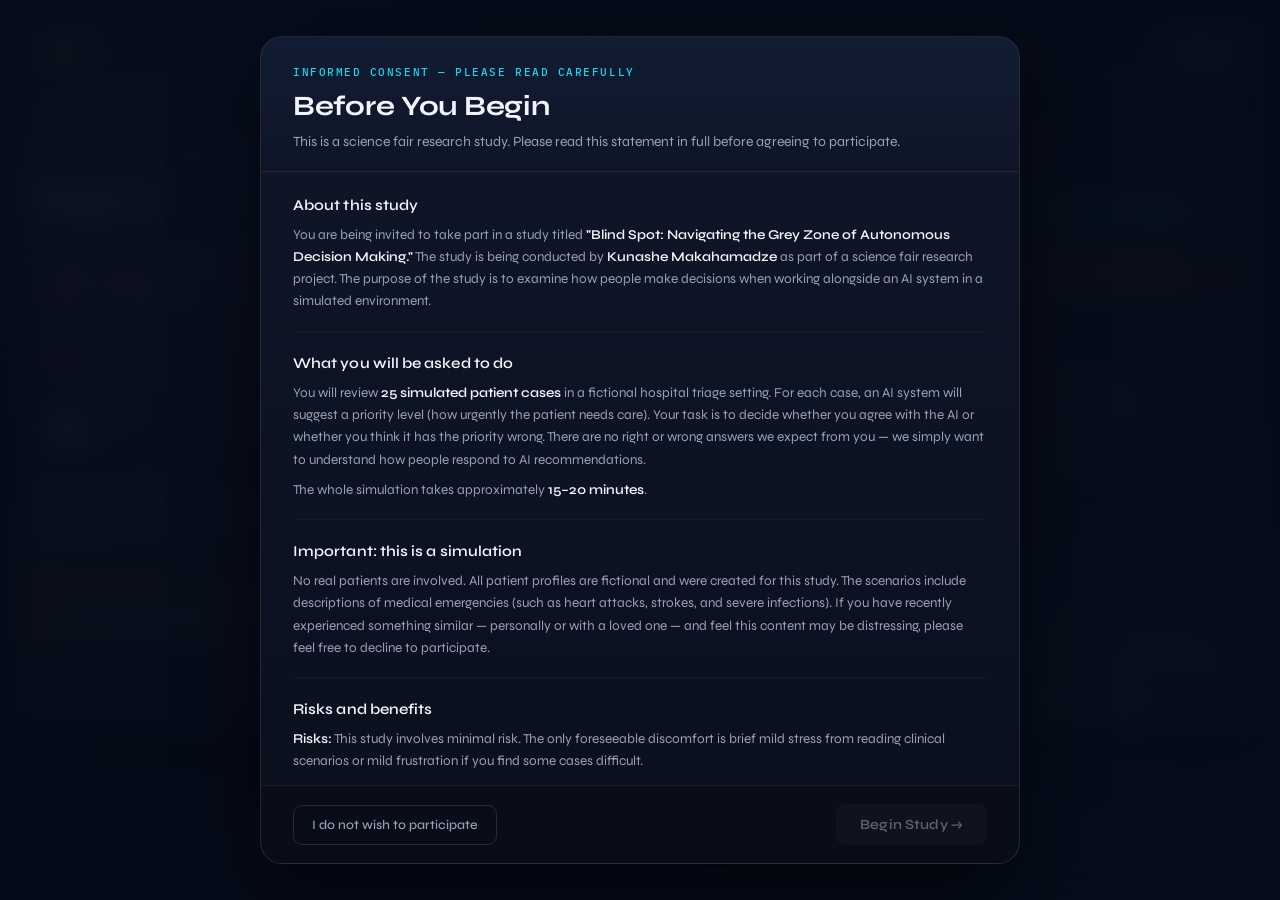
<file: BlindSpot_GroupB.html>
<!DOCTYPE html>
<html lang="en">
<head>
<meta charset="UTF-8">
<meta name="viewport" content="width=device-width, initial-scale=1.0">
<title>Blind Spot</title>
<link rel="preconnect" href="https://fonts.googleapis.com">
<link href="https://fonts.googleapis.com/css2?family=Syne:wght@400;500;600;700;800&family=IBM+Plex+Mono:wght@300;400;500;600&display=swap" rel="stylesheet">
<link rel="stylesheet" href="Test.css">
<style>
  .comp-steps { list-style: decimal inside; padding: 0; margin: 0 0 24px 0; max-width: 520px; text-align: left; font-family: var(--font-mono); font-size: 12px; color: var(--text-2); line-height: 1.9; }
  .comp-steps li { margin-bottom: 6px; }
  .comp-steps strong { color: var(--text-1); font-weight: 600; }
  .comp-link { color: var(--cyan); text-decoration: none; word-break: break-all; border-bottom: 1px dashed var(--cyan); padding-bottom: 1px; }
  .comp-link:hover { opacity: 0.8; }
</style>
</head>
<body>

<div class="bg">
  <div class="bg-orb orb1"></div><div class="bg-orb orb2"></div><div class="bg-orb orb3"></div>
  <div class="bg-grid"></div>
</div>

<div class="app">
<div class="sim-window" id="simWindow">

  <div class="titlebar">
    <div class="win-dots"><div class="wd wd-r"></div><div class="wd wd-y"></div><div class="wd wd-g"></div></div>
    <div class="win-title">Blind Spot: Navigating the Grey Zone of Autonomous Decision Making</div>
    <div class="grp-badge" id="grpBadge">GROUP B</div>
  </div>

  <div class="prog-wrap">
    <div class="prog-meta">
      <div class="prog-label"><span>Patient</span><span class="pnum" id="progCounter">1 of 25</span></div>
    </div>
    <div class="prog-track"><div class="prog-fill" id="progFill" style="width:4%"></div></div>
  </div>

  <div id="mainContent">
    <div class="content-grid">

      <div class="col">
        <div class="col-hdr"><div class="col-dot" style="background:var(--blue)"></div><div class="col-title">Patient Record</div></div>
        <div class="fade-target" id="ptContent">
          <div class="pt-name" id="ptName">—</div>
          <div class="pt-meta" id="ptMeta">—</div>
          <div class="vitals-grid" id="vitalsGrid"></div>
          <div class="info-block chief-block"><div class="ib-lbl">Why they came in</div><div class="ib-text" id="chiefText">—</div></div>
          <div class="info-block triage-block"><div class="ib-lbl">What we found</div><div class="ib-text" id="triageText">—</div></div>
        </div>
      </div>

      <div class="col ai-col">
        <div class="col-hdr"><div class="col-dot" style="background:var(--cyan)"></div><div class="col-title">AI Analysis</div></div>
        <div class="fade-target" id="aiContent">
          <div class="prio-section">
            <div class="prio-micro">Recommended Priority</div>
            <div id="prioBadge" class="prio-badge p1"><div class="pn" id="prioNum">1</div><div class="pt">PRIORITY</div></div>
            <div class="prio-name" id="prioName">IMMEDIATE</div>
          </div>
          <div id="confSection" class="conf-section hide">
            <div class="conf-hdr"><div class="conf-lbl">AI Confidence</div><div class="conf-pct" id="confPct">0%</div></div>
            <div class="conf-track"><div class="conf-fill" id="confFill"></div></div>
            <div class="conf-segments" id="confSegs"></div>
            <div class="ai-thinking" id="thinkRow">
              <div class="tdots"><div class="tdot"></div><div class="tdot"></div><div class="tdot"></div></div>
              <span>Analyzing parameters…</span>
            </div>
          </div>
          <div id="reasonSection" class="reason-box hide">
            <div class="reason-hdr"><div class="reason-icon">⬡</div><div class="reason-title">AI Reasoning Engine</div></div>
            <div class="reason-text" id="reasonText">—</div>
          </div>
        </div>
      </div>

      <div class="col act-col">
        <div class="act-inner">
          <div class="col-hdr"><div class="col-dot" style="background:var(--green)"></div><div class="col-title">Decision</div></div>
          <div class="fade-target" id="actContent">
            <div class="act-btns">
              <button class="btn-accept" id="btnAccept" onclick="decide('accept')" aria-pressed="false"><span class="btico">✓</span> Accept AI Choice</button>
              <button class="btn-override" id="btnOverride" onclick="decide('override')" aria-pressed="false"><span class="btico">⊘</span> Override Priority</button>
            </div>
            <div class="prio-sel" id="prioSel" aria-hidden="true">
              <div class="psel-lbl">Select Correct Priority</div>
              <div class="psel-opts">
                <button class="popt" data-p="1" onclick="pickPriority(1)">1</button>
                <button class="popt" data-p="2" onclick="pickPriority(2)">2</button>
                <button class="popt" data-p="3" onclick="pickPriority(3)">3</button>
                <button class="popt" data-p="4" onclick="pickPriority(4)">4</button>
                <button class="popt" data-p="5" onclick="pickPriority(5)">5</button>
              </div>
            </div>
            <div class="dec-zone">
              <div class="dec-box" id="decBox"><div class="dec-meta">Decision</div><div class="dec-val m" id="decVal">Awaiting input…</div></div>
              <button class="btn-next" id="btnNext" onclick="nextPt()" disabled>Next Patient →</button>
            </div>
          </div>
        </div>
      </div>

    </div>
  </div>

  <div class="completion" id="compScreen">
    <div class="comp-tag">Simulation Complete</div>
    <h2 class="comp-h2">Thank you for participating</h2>
    <p class="comp-sub">Your responses have been recorded. To submit them, please follow the two steps below.</p>
    <ol class="comp-steps">
      <li>Press the <strong>Download My Data</strong> button below to save your CSV file.</li>
      <li>Upload that file to this Google Form: <a class="comp-link" href="https://forms.gle/r7FNZJMytdCrE3SGA" target="_blank" rel="noopener noreferrer">📂 https://forms.gle/r7FNZJMytdCrE3SGA</a></li>
    </ol>
    <div class="comp-btns">
      <button class="btn-download" onclick="downloadData()">⬇ Download My Data</button>
    </div>
  </div>

  <div class="footer">
    <div class="footer-lbl">Made by Kunashe Makahamadze · Ethics Approved · Data Anonymised</div>
    <div class="footer-right">
      <button class="btn-help" onclick="openRules()">? How to Play</button>
      <div class="status"><div class="sdot"></div>System Online</div>
    </div>
  </div>

  <div class="overlay" id="overlay"><div class="spin"></div><div class="spin-lbl">Loading Next Case…</div></div>

</div>
</div>


</div>

<!-- INFORMED CONSENT GATE -->
<div class="consent-backdrop" id="consentBackdrop" role="dialog" aria-modal="true" aria-labelledby="consentTitle">
  <div class="consent-modal">
    <div class="consent-header">
      <div class="consent-eyebrow">Informed Consent — Please Read Carefully</div>
      <h2 class="consent-h1" id="consentTitle">Before You Begin</h2>
      <p class="consent-sub">This is a science fair research study. Please read this statement in full before agreeing to participate.</p>
    </div>
    <div class="consent-body">
      <div class="consent-section">
        <h3 class="cs-title">About this study</h3>
        <p>You are being invited to take part in a study titled <strong>"Blind Spot: Navigating the Grey Zone of Autonomous Decision Making."</strong> The study is being conducted by <strong>Kunashe Makahamadze</strong> as part of a science fair research project. The purpose of the study is to examine how people make decisions when working alongside an AI system in a simulated environment.</p>
      </div>
      <div class="consent-section">
        <h3 class="cs-title">What you will be asked to do</h3>
        <p>You will review <strong>25 simulated patient cases</strong> in a fictional hospital triage setting. For each case, an AI system will suggest a priority level (how urgently the patient needs care). Your task is to decide whether you agree with the AI or whether you think it has the priority wrong. There are no right or wrong answers we expect from you — we simply want to understand how people respond to AI recommendations.</p>
        <p>The whole simulation takes approximately <strong>15–20 minutes</strong>.</p>
      </div>
      <div class="consent-section">
        <h3 class="cs-title">Important: this is a simulation</h3>
        <p>No real patients are involved. All patient profiles are fictional and were created for this study. The scenarios include descriptions of medical emergencies (such as heart attacks, strokes, and severe infections). If you have recently experienced something similar — personally or with a loved one — and feel this content may be distressing, please feel free to decline to participate.</p>
      </div>
      <div class="consent-section">
        <h3 class="cs-title">Risks and benefits</h3>
        <p><strong>Risks:</strong> This study involves minimal risk. The only foreseeable discomfort is brief mild stress from reading clinical scenarios or mild frustration if you find some cases difficult.</p>
        <p><strong>Benefits:</strong> You will not receive any direct benefit from participating. Your responses will contribute to research on how humans and AI systems work together in high-stakes decision making.</p>
      </div>
      <div class="consent-section">
        <h3 class="cs-title">Your data and privacy</h3>
        <p>The simulation will record <strong>only the following</strong>: which group you are in, your decisions on each of the 25 cases, the priority levels you selected, and timestamps. Your name is collected on this consent form for record-keeping but is <strong>never stored together with your simulation responses</strong>. Your responses are anonymous.</p>
        <p>At the end of the simulation you will be asked to upload your response file to a private Google Drive folder that only the researcher can access. No individual results will be published or shown to anyone else.</p>
      </div>
      <div class="consent-section">
        <h3 class="cs-title">Your right to withdraw</h3>
        <p>Your participation is <strong>completely voluntary</strong>. You may stop at any point by simply closing this browser tab. If you stop before completing the simulation and uploading your file, <strong>none of your data will be sent to the researcher</strong>. There is no penalty for withdrawing and no one will be told.</p>
      </div>
      <div class="consent-section consent-agree">
        <h3 class="cs-title">Your agreement</h3>
        <p>By ticking the box below and entering your name, you confirm that:</p>
        <ul class="consent-list">
          <li>You have read and understood the information above.</li>
          <li>You are participating voluntarily and may withdraw at any time.</li>
          <li>You agree to your anonymous responses being collected as described.</li>
        </ul>
        <div class="consent-form">
          <label class="consent-check">
            <input type="checkbox" id="consentCheck" />
            <span class="consent-check-box"></span>
            <span class="consent-check-text">I have read the statement above and I agree to participate in this study.</span>
          </label>
          <div class="consent-fields">
            <div class="consent-field">
              <label for="consentName" class="cf-label">Your Name</label>
              <input type="text" id="consentName" class="cf-input" placeholder="Type your name" autocomplete="off" />
            </div>
            <div class="consent-field">
              <label for="consentDate" class="cf-label">Today's date</label>
              <input type="text" id="consentDate" class="cf-input" readonly />
            </div>
          </div>
        </div>
      </div>
    </div>
    <div class="consent-footer">
      <button class="btn-decline" onclick="declineConsent()">I do not wish to participate</button>
      <button class="btn-consent-start" id="btnConsentStart" onclick="submitConsent()" disabled>Begin Study →</button>
    </div>
  </div>
</div>

<!-- RULES MODAL -->
<div class="rules-backdrop hide" id="rulesBackdrop" role="dialog" aria-modal="true" aria-labelledby="rulesTitle">
  <div class="rules-modal">
    <div class="rm-header">
      <div class="rm-titles">
        <div class="rm-eyebrow">How This Works</div>
        <h2 class="rm-h1" id="rulesTitle">Your Instructions</h2>
        <p class="rm-sub">You're stepping into the role of an emergency triage nurse. Read each patient's information and decide how urgently they need care.</p>
      </div>
      <button class="rm-close" onclick="closeRules()">✕</button>
    </div>
    <div class="rm-body">
      <div class="rm-section rm-section-blue">
        <div class="rm-sec-hdr"><div class="rm-sec-icon">🏥</div><div class="rm-sec-title">What is triage?</div></div>
        <div class="rm-sec-body">
          <p>When patients arrive at an emergency department, there often isn't enough time or staff to treat everyone at once. Triage is the process of figuring out <strong>who needs help the most urgently</strong> — so the sickest patients are seen first.</p>
          <p>You'll review 25 patients one at a time. For each one, an AI system will suggest a priority level. Your job is to decide whether you agree with the AI or whether something seems off.</p>
        </div>
      </div>
      <div class="rm-section rm-section-cyan">
        <div class="rm-sec-hdr"><div class="rm-sec-icon">🔢</div><div class="rm-sec-title">The 5 priority levels</div></div>
        <div class="rm-sec-body"><p>Priority is rated 1 (most urgent) to 5 (least urgent):</p></div>
        <div class="prio-legend">
          <div class="pl-row"><div class="pl-badge pl1">1</div><div class="pl-info"><div class="pl-name">Immediate</div><div class="pl-desc">Life-threatening. Needs attention right now — seconds matter.</div></div></div>
          <div class="pl-row"><div class="pl-badge pl2">2</div><div class="pl-info"><div class="pl-name">Urgent</div><div class="pl-desc">Serious condition. Could get much worse quickly without treatment.</div></div></div>
          <div class="pl-row"><div class="pl-badge pl3">3</div><div class="pl-info"><div class="pl-name">Semi-Urgent</div><div class="pl-desc">Needs care soon, but stable for now. Can wait a short while.</div></div></div>
          <div class="pl-row"><div class="pl-badge pl4">4</div><div class="pl-info"><div class="pl-name">Less Urgent</div><div class="pl-desc">Not in danger. Can wait comfortably for longer.</div></div></div>
          <div class="pl-row"><div class="pl-badge pl5">5</div><div class="pl-info"><div class="pl-name">Non-Urgent</div><div class="pl-desc">Minor issue or routine visit. No urgency at all.</div></div></div>
        </div>
      </div>
      <div class="rm-section rm-section-amber">
        <div class="rm-sec-hdr"><div class="rm-sec-icon">📊</div><div class="rm-sec-title">Reading the patient data</div></div>
        <div class="rm-sec-body"><p>Each patient shows six vital signs — basic body measurements. Each has a coloured dot:</p></div>
        <div class="dot-legend">
          <div class="dl-row"><div class="dl-dot" style="background:var(--green);box-shadow:0 0 5px rgba(16,185,129,0.5)"></div><div class="dl-text"><strong>Green</strong> — normal and healthy</div></div>
          <div class="dl-row"><div class="dl-dot" style="background:var(--amber);box-shadow:0 0 5px rgba(245,158,11,0.5)"></div><div class="dl-text"><strong>Amber</strong> — slightly abnormal, worth noting</div></div>
          <div class="dl-row"><div class="dl-dot" style="background:var(--red);box-shadow:0 0 5px rgba(239,68,68,0.5)"></div><div class="dl-text"><strong>Red (flashing)</strong> — dangerously abnormal</div></div>
        </div>
        <div class="rm-sec-body" style="margin-top:10px;"><p><strong>"Why they came in"</strong> is the patient's own words. <strong>"What we found"</strong> is what the medical team observed on arrival.</p></div>
      </div>
      <div class="rm-section rm-section-green">
        <div class="rm-sec-hdr"><div class="rm-sec-icon">✅</div><div class="rm-sec-title">What you need to do</div></div>
        <div class="rm-sec-body">
          <p><strong>Accept AI Choice</strong> — you agree with the AI's suggested priority.</p>
          <p><strong>Override Priority</strong> — you think the AI has it wrong. Select the priority you believe is correct (1–5). There is no penalty for overriding — use your honest judgement every time.</p>
          <p>Once you've decided, click <strong>Next Patient</strong>. Work through all 25 patients, then your results will appear.</p>
        </div>
      </div>
    </div>
    <div class="rm-footer"><button class="btn-start" onclick="closeRules()">I'm ready — let's start →</button></div>
  </div>
</div>

<script>
// ── STATE ─────────────────────────────────────────
const group = 'B';
let ptIdx = 0, decision = null, overridePrio = null, confTimer = null;
let sessionLog = [];

// ── PATIENT DATA ──────────────────────────────────
// caseType: 'easy' | 'cautious' | 'trap' | 'irrelevant'
// aiCorrect: whether aiPrio === correctPrio
const PATIENTS = [
  // 8 EASY: high conf (>80%), AI correct
  { id:'P01',name:'Patient 01',age:72,sex:'Male',bp:'88 / 54',hr:118,rr:28,temp:39.6,pain:6,spo2:91,
    chief:'Confused, feverish, and barely urinating. Family says he has been declining for 2 days.',
    triage:'Severe blood infection (septic shock) suspected. Fluids and antibiotics started urgently.',
    aiPrio:1,correctPrio:1,conf:98,caseType:'easy',aiCorrect:true,
    reasoning:'Hypotension, tachycardia, hypoxia, fever, and altered mental status all point to septic shock. Mortality risk is extremely high without immediate treatment. Every minute of delay significantly worsens the outcome. Priority 1 is the only appropriate classification.',
    bpf:'danger',hrf:'danger',spo2f:'danger',tf:'danger' },
  { id:'P02',name:'Patient 02',age:67,sex:'Male',bp:'158 / 94',hr:102,rr:22,temp:38.4,pain:7,spo2:94,
    chief:'Chest tightness spreading to his left arm for the past 2 hours. Sweating heavily.',
    triage:'Heart attack suspected. Aspirin given immediately. Heart trace (ECG) ordered.',
    aiPrio:1,correctPrio:1,conf:92,caseType:'easy',aiCorrect:true,
    reasoning:'Chest pain radiating to the left arm with diaphoresis in a 67-year-old male is a classic acute coronary syndrome presentation. Elevated BP, tachycardia, and reduced oxygen saturation compound the urgency. This patient needs a cardiac team immediately.',
    bpf:'danger',hrf:'warning',spo2f:'warning',tf:'warning' },
  { id:'P03',name:'Patient 03',age:55,sex:'Male',bp:'190 / 112',hr:96,rr:20,temp:37.8,pain:8,spo2:96,
    chief:'The worst headache of his life, starting suddenly 45 minutes ago.',
    triage:'Possible bleed in the brain. Slight neck stiffness. Emergency brain scan ordered.',
    aiPrio:1,correctPrio:1,conf:96,caseType:'easy',aiCorrect:true,
    reasoning:'A sudden "thunderclap" headache described as the worst ever, combined with hypertension and neck stiffness, is the textbook presentation of subarachnoid haemorrhage. Immediate CT is required. Any delay risks death or permanent disability.',
    bpf:'danger',hrf:'ok',spo2f:'ok',tf:'warning' },
  { id:'P04',name:'Patient 04',age:8,sex:'Male',bp:'100 / 62',hr:110,rr:26,temp:39.2,pain:5,spo2:95,
    chief:'Wheezing and struggling to breathe. Known asthma — inhaler did not help this time.',
    triage:'Moderate–severe asthma attack. Nebuliser treatment started. Oxygen given.',
    aiPrio:2,correctPrio:2,conf:89,caseType:'easy',aiCorrect:true,
    reasoning:'A child with known asthma whose home inhaler has failed, with SpO₂ 95% and elevated respiratory rate, represents a moderate-to-severe exacerbation. Children can deteriorate very quickly. Priority 2 with close monitoring is appropriate.',
    bpf:'ok',hrf:'warning',spo2f:'warning',tf:'warning' },
  { id:'P05',name:'Patient 05',age:41,sex:'Female',bp:'126 / 80',hr:78,rr:14,temp:36.9,pain:1,spo2:99,
    chief:'Needs a repeat prescription for her blood pressure medication. Feels completely well.',
    triage:'Routine visit. All readings normal. No signs of any urgent problem.',
    aiPrio:5,correctPrio:5,conf:97,caseType:'easy',aiCorrect:true,
    reasoning:'No acute pathology. All vital signs are within normal range. This is a routine prescription renewal with no indication of any urgent or emergent condition. Priority 5 is correct.',
    bpf:'ok',hrf:'ok',spo2f:'ok',tf:'ok' },
  { id:'P06',name:'Patient 06',age:19,sex:'Female',bp:'122 / 78',hr:84,rr:15,temp:37.3,pain:2,spo2:100,
    chief:'Mild wrist pain after bumping into another player during a match.',
    triage:'Likely soft tissue bruising only. No deformity. Moving wrist normally.',
    aiPrio:5,correctPrio:5,conf:91,caseType:'easy',aiCorrect:true,
    reasoning:'Normal vital signs, full range of motion, minimal pain, and no structural injury indicators. Most likely a soft tissue contusion. No urgency. Priority 5 is appropriate.',
    bpf:'ok',hrf:'ok',spo2f:'ok',tf:'ok' },
  { id:'P07',name:'Patient 07',age:34,sex:'Female',bp:'118 / 76',hr:88,rr:16,temp:37.1,pain:4,spo2:99,
    chief:'Right ankle pain after tripping on a run. She cannot put weight on it.',
    triage:'Possible fracture or bad sprain. Feeling in the foot is normal. X-ray requested.',
    aiPrio:3,correctPrio:3,conf:87,caseType:'easy',aiCorrect:true,
    reasoning:'Stable haemodynamics with an isolated musculoskeletal injury. Inability to bear weight suggests possible fracture, but no neurovascular compromise. Priority 3 is appropriate — imaging should be obtained without major delay.',
    bpf:'ok',hrf:'ok',spo2f:'ok',tf:'ok' },
  { id:'P08',name:'Patient 08',age:28,sex:'Female',bp:'110 / 70',hr:76,rr:14,temp:38.9,pain:5,spo2:98,
    chief:'Severe sore throat and difficulty swallowing for 3 days. Her voice sounds muffled.',
    triage:'Abscess near the tonsil suspected. Airway being watched closely. Specialist called.',
    aiPrio:2,correctPrio:2,conf:83,caseType:'easy',aiCorrect:true,
    reasoning:'Muffled voice and difficulty swallowing with fever raises serious concern for a peritonsillar abscess, which can compromise the airway rapidly. Although vitals are currently stable, Priority 2 and immediate ENT review are warranted.',
    bpf:'ok',hrf:'ok',spo2f:'ok',tf:'warning' },

  // 7 CAUTIOUS: low conf (<50%), AI still correct
  { id:'P09',name:'Patient 09',age:61,sex:'Female',bp:'144 / 88',hr:70,rr:17,temp:37.0,pain:3,spo2:97,
    chief:'Mild chest discomfort and unusual tiredness for one week, getting worse with exercise.',
    triage:'Likely stable angina. No emergency signs on heart trace. Blood tests ordered.',
    aiPrio:3,correctPrio:3,conf:44,caseType:'cautious',aiCorrect:true,
    reasoning:'Exertional chest discomfort in a hypertensive 61-year-old has a broad differential. Troponin results are pending. The AI is uncertain between Priority 2 and 3, but current vital stability and no acute ECG changes supports Priority 3.',
    bpf:'warning',hrf:'ok',spo2f:'ok',tf:'ok' },
  { id:'P10',name:'Patient 10',age:46,sex:'Male',bp:'132 / 84',hr:92,rr:18,temp:37.5,pain:6,spo2:97,
    chief:'Stomach pain spreading to his back since a big meal 3 hours ago. Feeling sick.',
    triage:'Inflamed pancreas suspected. Fluids started. Blood tests and scan ordered.',
    aiPrio:2,correctPrio:2,conf:41,caseType:'cautious',aiCorrect:true,
    reasoning:'The AI is uncertain here. Epigastric pain radiating to the back post-meal is consistent with pancreatitis, but symptom overlap reduces confidence. Despite this uncertainty, the potential for rapid deterioration means Priority 2 remains the cautious and correct classification.',
    bpf:'ok',hrf:'ok',spo2f:'ok',tf:'ok' },
  { id:'P11',name:'Patient 11',age:78,sex:'Female',bp:'102 / 66',hr:96,rr:20,temp:37.6,pain:4,spo2:95,
    chief:'Feeling very weak and dizzy since this morning. She nearly fell getting out of bed.',
    triage:'Possible dehydration or early infection. IV fluids started. Blood and urine tests ordered.',
    aiPrio:2,correctPrio:2,conf:38,caseType:'cautious',aiCorrect:true,
    reasoning:'The AI is uncertain due to the non-specific nature of dizziness and weakness. However, borderline hypotension, mild tachycardia, and reduced oxygen saturation in a 78-year-old with a near-fall warrants Priority 2 — the consequences of under-triaging this patient are severe.',
    bpf:'warning',hrf:'ok',spo2f:'warning',tf:'ok' },
  { id:'P12',name:'Patient 12',age:23,sex:'Male',bp:'128 / 82',hr:90,rr:16,temp:38.1,pain:5,spo2:98,
    chief:'Sharp pain on one side of his chest when breathing in. Started after a bout of coughing.',
    triage:'Possible small collapsed lung. Breath sounds equal. Chest X-ray ordered.',
    aiPrio:3,correctPrio:3,conf:47,caseType:'cautious',aiCorrect:true,
    reasoning:'The AI is uncertain whether this is pleuritic chest pain or a pneumothorax. Equal breath sounds and normal SpO₂ make a large pneumothorax unlikely, but a small one cannot be excluded without imaging. Priority 3 is appropriate — the patient is stable but needs timely assessment.',
    bpf:'ok',hrf:'ok',spo2f:'ok',tf:'ok' },
  { id:'P13',name:'Patient 13',age:52,sex:'Female',bp:'136 / 86',hr:94,rr:19,temp:38.3,pain:6,spo2:96,
    chief:'Right-sided abdominal pain that started around her belly button and moved down.',
    triage:'Appendicitis suspected. Abdomen tender on the right side. Surgical review requested.',
    aiPrio:2,correctPrio:2,conf:46,caseType:'cautious',aiCorrect:true,
    reasoning:'Migrating right iliac fossa pain is a classic appendicitis presentation but the clinical picture is not fully clear. Despite low confidence, suspected appendicitis warrants Priority 2 — surgical review and imaging should not be delayed.',
    bpf:'warning',hrf:'ok',spo2f:'ok',tf:'ok' },
  { id:'P14',name:'Patient 14',age:35,sex:'Male',bp:'120 / 76',hr:82,rr:15,temp:37.2,pain:3,spo2:99,
    chief:'Mild lower back pain after helping a friend move furniture yesterday.',
    triage:'Muscular strain likely. No nerve symptoms. Normal power and sensation in both legs.',
    aiPrio:4,correctPrio:4,conf:42,caseType:'cautious',aiCorrect:true,
    reasoning:'The AI is cautious because back pain can occasionally mask serious conditions. However, the clear mechanism, no neurological deficits, and normal power and sensation reduce concern significantly. Priority 4 is appropriate.',
    bpf:'ok',hrf:'ok',spo2f:'ok',tf:'ok' },
  { id:'P15',name:'Patient 15',age:66,sex:'Male',bp:'148 / 92',hr:88,rr:18,temp:37.4,pain:4,spo2:96,
    chief:'Blurry vision and a mild headache on and off for two days. No other symptoms.',
    triage:'Possible hypertensive episode. Eyes checked — no bleeding found. Bloods ordered.',
    aiPrio:3,correctPrio:3,conf:39,caseType:'cautious',aiCorrect:true,
    reasoning:'Visual disturbance with elevated BP in a 66-year-old has a broad differential. The absence of fundal haemorrhage and neurological deficits is reassuring, but investigation cannot wait. Priority 3 is correct despite low confidence.',
    bpf:'warning',hrf:'ok',spo2f:'ok',tf:'ok' },

  // 5 TRAPS: high conf (>80%), AI WRONG
  { id:'P16',name:'Patient 16',age:44,sex:'Female',bp:'124 / 80',hr:86,rr:17,temp:37.2,pain:5,spo2:98,
    chief:'Sudden sharp pain between her shoulder blades that started an hour ago while resting.',
    triage:'Some tenderness found. No obvious cause yet. Bloods and ECG ordered as precaution.',
    aiPrio:4,correctPrio:1,conf:85,caseType:'trap',aiCorrect:false,
    reasoning:'The AI has classified this as Priority 4, citing stable vitals and a mild presentation. However, sudden-onset tearing back pain between the shoulder blades at rest — particularly in a female where aortic dissection can present atypically — is a red flag demanding urgent imaging. The AI is wrong here.',
    bpf:'ok',hrf:'ok',spo2f:'ok',tf:'ok' },
  { id:'P17',name:'Patient 17',age:29,sex:'Male',bp:'118 / 74',hr:80,rr:14,temp:37.0,pain:3,spo2:100,
    chief:'Sudden blurred vision in one eye this morning. No pain. Cleared up after 20 minutes.',
    triage:'Vision returned to normal. Referred to eye clinic for a routine appointment.',
    aiPrio:5,correctPrio:2,conf:88,caseType:'trap',aiCorrect:false,
    reasoning:'The AI assigned Priority 5 because the vision has resolved and the patient feels well. This is incorrect. Transient monocular vision loss is a TIA equivalent and a warning sign for imminent stroke. Young age does not exclude this. This patient needs urgent same-day neurovascular assessment.',
    bpf:'ok',hrf:'ok',spo2f:'ok',tf:'ok' },
  { id:'P18',name:'Patient 18',age:38,sex:'Female',bp:'116 / 72',hr:78,rr:14,temp:37.1,pain:2,spo2:99,
    chief:'Mild swelling in her left calf for a few days. Slightly warm to touch. No injury.',
    triage:'Possible blood clot. Calf is mildly tender. Ultrasound scan requested.',
    aiPrio:4,correctPrio:2,conf:82,caseType:'trap',aiCorrect:false,
    reasoning:'The AI rated this Priority 4 based on stable vitals and mild symptoms. This is a significant error. Unilateral calf swelling with warmth and tenderness in a young woman is a classic DVT presentation. A DVT can cause a pulmonary embolism. This needs urgent imaging today — not a routine referral.',
    bpf:'ok',hrf:'ok',spo2f:'ok',tf:'ok' },
  { id:'P19',name:'Patient 19',age:71,sex:'Male',bp:'138 / 86',hr:74,rr:16,temp:36.8,pain:2,spo2:97,
    chief:'Slightly confused since this morning. His wife says he is "not quite himself." No other complaints.',
    triage:'Appears calm and cooperative. Wife concerned. Blood sugar normal. Bloods pending.',
    aiPrio:4,correctPrio:2,conf:84,caseType:'trap',aiCorrect:false,
    reasoning:'The AI assigned Priority 4 because the patient appears outwardly calm with no dramatic symptoms. This is dangerous reasoning. New-onset confusion in a 71-year-old — especially noted by a family member — is a medical emergency. Causes include stroke, subdural haematoma, and metabolic crisis. Immediate assessment is required.',
    bpf:'warning',hrf:'ok',spo2f:'ok',tf:'ok' },
  { id:'P20',name:'Patient 20',age:32,sex:'Male',bp:'122 / 78',hr:82,rr:15,temp:37.3,pain:4,spo2:99,
    chief:'Stomach pain and has been vomiting. Took some painkillers earlier.',
    triage:'Abdomen soft. Tolerating small sips of water. Anti-nausea medication given.',
    aiPrio:4,correctPrio:2,conf:86,caseType:'trap',aiCorrect:false,
    reasoning:'The AI assigned Priority 4 based on superficially stable observations. However, the fact that the patient took painkillers before arriving is critically important — it may be masking peritoneal signs. The soft abdomen in this context is unreliable. Until the type and dose of analgesia is known and a full surgical assessment is completed, this patient should be Priority 2.',
    bpf:'ok',hrf:'ok',spo2f:'ok',tf:'ok' },

  // 5 IRRELEVANT: low conf (<50%), AI wrong — most participants will catch these
  { id:'P21',name:'Patient 21',age:53,sex:'Male',bp:'158 / 98',hr:98,rr:21,temp:38.8,pain:7,spo2:93,
    chief:'Breathless and wheezing. Known lung condition. Worse than usual since yesterday.',
    triage:'Significant breathing difficulty. Oxygen started. Breathing treatment given.',
    aiPrio:4,correctPrio:1,conf:31,caseType:'irrelevant',aiCorrect:false,
    reasoning:'The AI is very uncertain and has suggested Priority 4. This is clearly wrong. SpO₂ of 93% with respiratory distress, tachycardia, elevated BP, and fever in someone with a known lung condition represents an acute exacerbation needing immediate intervention. Priority 1 is correct.',
    bpf:'danger',hrf:'warning',spo2f:'danger',tf:'warning' },
  { id:'P22',name:'Patient 22',age:16,sex:'Female',bp:'90 / 58',hr:122,rr:24,temp:36.5,pain:8,spo2:96,
    chief:'Severe stomach cramps and has been vomiting repeatedly for hours. Cannot keep anything down.',
    triage:'Pale, sweaty, and very tachycardic. Significant dehydration suspected. IV access gained.',
    aiPrio:5,correctPrio:1,conf:28,caseType:'irrelevant',aiCorrect:false,
    reasoning:'The AI has very low confidence and incorrectly suggested Priority 5. Hypotension, severe tachycardia, and clinical dehydration in a teenager with prolonged vomiting indicates haemodynamic compromise. This patient needs immediate resuscitation. Priority 1 is correct.',
    bpf:'danger',hrf:'danger',spo2f:'ok',tf:'ok' },
  { id:'P23',name:'Patient 23',age:60,sex:'Female',bp:'170 / 104',hr:100,rr:22,temp:37.9,pain:7,spo2:94,
    chief:'Woke up unable to move her right arm properly. Speech seems slightly slurred to her husband.',
    triage:'Possible stroke. Right arm weakness confirmed. Slurred speech noted. Stroke team called.',
    aiPrio:3,correctPrio:1,conf:35,caseType:'irrelevant',aiCorrect:false,
    reasoning:'The AI is uncertain and incorrectly assigned Priority 3. Acute onset unilateral arm weakness with dysarthria in a hypertensive patient is a stroke until proven otherwise. For every minute without treatment, approximately 1.9 million neurons die. Priority 1 and immediate stroke protocol activation are required.',
    bpf:'danger',hrf:'warning',spo2f:'warning',tf:'warning' },
  { id:'P24',name:'Patient 24',age:25,sex:'Male',bp:'108 / 68',hr:108,rr:20,temp:38.2,pain:6,spo2:97,
    chief:'Severe allergic reaction after eating at a restaurant. Face is swollen and throat feels tight.',
    triage:'Throat tightness noted. Mild lip swelling. Adrenaline (epinephrine) prepared.',
    aiPrio:3,correctPrio:1,conf:42,caseType:'irrelevant',aiCorrect:false,
    reasoning:'The AI is uncertain and has incorrectly suggested Priority 3. Throat tightness in the context of an allergic reaction is anaphylaxis until proven otherwise — the airway can close within minutes. This patient needs adrenaline and immediate monitoring. Priority 1 is the only appropriate classification.',
    bpf:'ok',hrf:'warning',spo2f:'ok',tf:'ok' },
  { id:'P25',name:'Patient 25',age:48,sex:'Male',bp:'96 / 60',hr:114,rr:26,temp:39.4,pain:5,spo2:92,
    chief:'Coughing with yellow-green phlegm and struggling to breathe properly for 3 days.',
    triage:'Significant chest infection. Very short of breath at rest. Oxygen and IV antibiotics started.',
    aiPrio:4,correctPrio:1,conf:29,caseType:'irrelevant',aiCorrect:false,
    reasoning:'The AI has very low confidence and incorrectly assigned Priority 4. This patient has hypotension, tachycardia, hypoxia, fever, and respiratory distress — severe community-acquired pneumonia meeting sepsis criteria. The 3-day history does not reduce the urgency of the current presentation. Priority 1 is required.',
    bpf:'danger',hrf:'danger',spo2f:'danger',tf:'danger' }
];

const PRIO_NAMES  = ['','IMMEDIATE','URGENT','SEMI-URGENT','LESS URGENT','NON-URGENT'];
const PRIO_CLASS  = ['','p1','p2','p3','p4','p5'];
const PRIO_COLORS = ['','var(--red)','var(--orange)','var(--amber)','var(--blue)','var(--green)'];

// ── SESSION STORAGE (survives page refresh) ───────
function saveSession() {
  sessionStorage.setItem('medai_B_ptIdx', String(ptIdx));
  sessionStorage.setItem('medai_B_log', JSON.stringify(sessionLog));
}
function loadSession() {
  const stored = sessionStorage.getItem('medai_B_ptIdx');
  if (stored === null) return false;
  ptIdx = parseInt(stored) || 0;
  sessionLog = JSON.parse(sessionStorage.getItem('medai_B_log') || '[]');
  return true;
}
function clearSession() {
  ['medai_B_group','medai_B_ptIdx','medai_B_log','medai_B_startedAt'].forEach(k => sessionStorage.removeItem(k));
}

// ── LOCALSTORAGE BACKUP (written after every decision) ──
function backupToLocal() {
  try {
    localStorage.setItem('medai_B_backup', JSON.stringify({
      group,
      startedAt: sessionStorage.getItem('medai_B_startedAt') || '—',
      savedAt: new Date().toISOString(),
      decisions: sessionLog
    }));
  } catch(e) { /* storage full — silently skip */ }
}

function updateGroupBadge() {
  const badge = document.getElementById('grpBadge');
  badge.textContent = `GROUP ${group}`;
  const c = {A:'rgba(59,130,246,',B:'rgba(34,211,238,',C:'rgba(16,185,129,'}[group];
  const t = {A:'#7eb8ff',B:'#67e8f9',C:'#6ee7b7'}[group];
  badge.style.borderColor = c+'0.4)';
  badge.style.background  = c+'0.12)';
  badge.style.color = t;
}

// ── RULES MODAL ───────────────────────────────────
function openRules() {
  const bd = document.getElementById('rulesBackdrop');
  bd.classList.remove('hide','closing');
  bd.style.display = 'flex';
  bd.style.animation = 'rb-in 0.28s ease both';
  bd.querySelector('.rules-modal').scrollTop = 0;
  document.body.style.overflow = 'hidden';
}
function closeRules() {
  const bd = document.getElementById('rulesBackdrop');
  bd.classList.add('closing');
  document.body.style.overflow = '';
  setTimeout(() => { bd.style.display = 'none'; bd.classList.remove('closing'); }, 220);
}
document.getElementById('rulesBackdrop').addEventListener('click', function(e){ if(e.target===this) closeRules(); });
document.addEventListener('keydown', e => { if(e.key==='Escape') closeRules(); });


// ── CONSENT GATE ──────────────────────────────────
function initConsent() {
  const today = new Date();
  const dateStr = today.toLocaleDateString('en-GB', { day: '2-digit', month: 'long', year: 'numeric' });
  document.getElementById('consentDate').value = dateStr;
  const cb = document.getElementById('consentCheck');
  const nm = document.getElementById('consentName');
  const btn = document.getElementById('btnConsentStart');
  const checkValid = () => { btn.disabled = !(cb.checked && nm.value.trim().length >= 2); };
  cb.addEventListener('change', checkValid);
  nm.addEventListener('input', checkValid);
}
function submitConsent() {
  const name = document.getElementById('consentName').value.trim();
  const date = document.getElementById('consentDate').value;
  const consentRecord = { consented: true, name: name, date: date, timestamp: new Date().toISOString(), group: group };
  sessionStorage.setItem('medai_' + group + '_consent', JSON.stringify(consentRecord));
  const bd = document.getElementById('consentBackdrop');
  bd.classList.add('closing');
  setTimeout(() => { bd.style.display = 'none'; openRules(); }, 240);
}
function declineConsent() {
  const modal = document.querySelector('.consent-modal');
  modal.innerHTML = '<div class="consent-declined"><h2>Thank you for your time.</h2><p>You have chosen not to participate. No data has been collected. You may now close this tab.</p></div>';
}
function hasConsented() {
  return !!sessionStorage.getItem('medai_' + group + '_consent');
}

// ── LOAD PATIENT ──────────────────────────────────
function loadPt(i) {
  const p = PATIENTS[i];
  if (!p) return;

  document.getElementById('progCounter').textContent = `${i+1} of ${PATIENTS.length}`;
  document.getElementById('progFill').style.width = `${((i+1)/PATIENTS.length)*100}%`;
  document.getElementById('ptName').textContent = p.name;
  document.getElementById('ptMeta').textContent = `${p.age} years old · ${p.sex}`;

  const fs = {ok:'ok',warning:'warn',danger:'bad',''  :''};
  const vItems = [
    {lbl:'Blood Pressure',val:p.bp,  unit:'mmHg',  flag:p.bpf  },
    {lbl:'Heart Rate',    val:p.hr,  unit:'bpm',   flag:p.hrf  },
    {lbl:'Oxygen Level',  val:p.spo2,unit:'%',     flag:p.spo2f},
    {lbl:'Temperature',   val:p.temp,unit:'°C',    flag:p.tf   },
    {lbl:'Breathing Rate',val:p.rr,  unit:'br/min',flag:''     },
    {lbl:'Pain Score',    val:p.pain,unit:'/10',   flag:''     }
  ];
  document.getElementById('vitalsGrid').innerHTML = vItems.map(v => {
    const sc = fs[v.flag] ? `vstatus vstatus-${fs[v.flag]}` : 'vstatus vstatus-none';
    return `<div class="vital${v.flag?` flag-${v.flag}`:''}">
      <div class="vital-top"><div class="vl">${v.lbl}</div><div class="${sc}"></div></div>
      <div class="vv">${v.val}<span class="vu">${v.unit}</span></div></div>`;
  }).join('');

  document.getElementById('chiefText').textContent  = p.chief;
  document.getElementById('triageText').textContent = p.triage;

  const badge = document.getElementById('prioBadge');
  badge.className = `prio-badge ${PRIO_CLASS[p.aiPrio]}`;
  document.getElementById('prioNum').textContent = p.aiPrio;
  const pName = document.getElementById('prioName');
  pName.textContent = PRIO_NAMES[p.aiPrio];
  pName.style.color = PRIO_COLORS[p.aiPrio];

  const confEl = document.getElementById('confSection');
  if (group==='B'||group==='C') { confEl.classList.remove('hide'); animateConf(p.conf); }
  else confEl.classList.add('hide');

  const reasonEl = document.getElementById('reasonSection');
  if (group==='C') { reasonEl.classList.remove('hide'); document.getElementById('reasonText').textContent = p.reasoning; }
  else reasonEl.classList.add('hide');

  resetDecision();
}

// ── CONFIDENCE ANIMATION ──────────────────────────
function animateConf(target) {
  if (confTimer) clearTimeout(confTimer);
  const segsEl = document.getElementById('confSegs');
  segsEl.innerHTML = Array.from({length:10},(_,k)=>`<div class="cseg" id="cs${k}"></div>`).join('');
  const fill = document.getElementById('confFill');
  fill.style.width='0%'; fill.classList.remove('shim');
  document.getElementById('confPct').textContent='0%';
  document.getElementById('thinkRow').style.display='flex';
  const grad = target>=85?'linear-gradient(90deg,var(--cyan),var(--green))':target>=65?'linear-gradient(90deg,var(--blue),var(--cyan))':'linear-gradient(90deg,var(--amber),var(--orange))';
  confTimer = setTimeout(() => {
    fill.style.background=grad; fill.style.width=`${target}%`; fill.classList.add('shim');
    let cur=0; const inc=target/52;
    const iv=setInterval(()=>{
      cur=Math.min(cur+inc,target);
      const r=Math.round(cur);
      document.getElementById('confPct').textContent=`${r}%`;
      const as=Math.round((cur/100)*10);
      for(let k=0;k<10;k++){const s=document.getElementById(`cs${k}`);if(s)s.classList.toggle('on',k<as);}
      if(cur>=target){clearInterval(iv);document.getElementById('thinkRow').style.display='none';}
    },22);
  },380);
}

// ── DECISION ──────────────────────────────────────
function decide(type) {
  decision = type;
  const btnA=document.getElementById('btnAccept'),btnO=document.getElementById('btnOverride');
  const prioSel=document.getElementById('prioSel'),decBox=document.getElementById('decBox'),decVal=document.getElementById('decVal');
  if (type==='accept') {
    btnA.classList.add('sel');    btnA.setAttribute('aria-pressed','true');
    btnO.classList.remove('sel'); btnO.setAttribute('aria-pressed','false');
    prioSel.classList.remove('open'); prioSel.setAttribute('aria-hidden','true');
    const p=PATIENTS[ptIdx];
    decBox.className='dec-box acc'; decVal.className='dec-val g';
    decVal.textContent=`Accepted — Priority ${p.aiPrio}`;
    document.getElementById('btnNext').disabled=false;
    recordDecision('accept',p.aiPrio);
  } else {
    btnO.classList.add('sel');    btnO.setAttribute('aria-pressed','true');
    btnA.classList.remove('sel'); btnA.setAttribute('aria-pressed','false');
    prioSel.classList.add('open'); prioSel.setAttribute('aria-hidden','false');
    decBox.className='dec-box ovr'; decVal.className='dec-val a';
    decVal.textContent='Override — select a priority below…';
  }
}
function pickPriority(p) {
  overridePrio=p;
  document.querySelectorAll('.popt').forEach(b=>b.className='popt');
  const btn=document.querySelector(`.popt[data-p="${p}"]`);
  if(btn) btn.className=`popt sp${p}`;
  document.getElementById('decVal').textContent=`Override — Priority ${p} selected`;
  document.getElementById('btnNext').disabled=false;
  recordDecision('override',p);
}

// ── RECORD DECISION ───────────────────────────────
function recordDecision(decisionType, chosenPrio) {
  const p = PATIENTS[ptIdx];
  const entry = {
    caseNumber:       ptIdx+1,
    patientId:        p.id,
    caseType:         p.caseType,
    aiPrio:           p.aiPrio,
    aiConf:           p.conf,
    aiCorrect:        p.aiCorrect,
    correctPrio:      p.correctPrio,
    decision:         decisionType,
    chosenPrio:       chosenPrio,
    participantCorrect: chosenPrio===p.correctPrio,
    followedWrongAI:  !p.aiCorrect && decisionType==='accept',
    timestamp:        new Date().toISOString()
  };
  const idx = sessionLog.findIndex(e=>e.patientId===p.id);
  if(idx>=0) sessionLog[idx]=entry; else sessionLog.push(entry);
  saveSession();
  backupToLocal();
}

// ── RESET DECISION UI ─────────────────────────────
function resetDecision() {
  decision=null; overridePrio=null;
  const btnA=document.getElementById('btnAccept'),btnO=document.getElementById('btnOverride');
  btnA.classList.remove('sel'); btnA.setAttribute('aria-pressed','false');
  btnO.classList.remove('sel'); btnO.setAttribute('aria-pressed','false');
  document.getElementById('prioSel').classList.remove('open');
  document.getElementById('prioSel').setAttribute('aria-hidden','true');
  document.querySelectorAll('.popt').forEach(b=>b.className='popt');
  document.getElementById('decBox').className='dec-box';
  document.getElementById('decVal').className='dec-val m';
  document.getElementById('decVal').textContent='Awaiting input…';
  document.getElementById('btnNext').disabled=true;
}

// ── NEXT PATIENT ──────────────────────────────────
function nextPt() {
  if (ptIdx>=PATIENTS.length-1) { showCompletion(); return; }
  const targets=document.querySelectorAll('.fade-target');
  targets.forEach(t=>t.classList.add('out'));
  document.getElementById('overlay').classList.add('on');
  setTimeout(()=>{
    ptIdx++; saveSession(); loadPt(ptIdx);
    document.getElementById('overlay').classList.remove('on');
    setTimeout(()=>targets.forEach(t=>t.classList.remove('out')),50);
  },650);
}

// ── COMPLETION ────────────────────────────────────
function showCompletion() {
  document.getElementById('mainContent').style.display='none';
  document.getElementById('compScreen').classList.add('on');
}

// ── DATA DOWNLOAD ─────────────────────────────────
function downloadData() {
  // Generate a 4-char random ID using an ambiguity-safe alphabet
  // (no 0/o/1/l/i — so filenames are easy to read aloud / transcribe).
  const idChars = 'abcdefghjkmnpqrstuvwxyz23456789';
  let sessionId = '';
  for (let i = 0; i < 4; i++) sessionId += idChars[Math.floor(Math.random() * idChars.length)];

  const consent = JSON.parse(sessionStorage.getItem('medai_' + group + '_consent') || 'null');
  const startedAt = sessionStorage.getItem('medai_B_startedAt') || '—';
  const completedAt = new Date().toISOString();

  // Summary metrics
  const total = sessionLog.length;
  const accepted = sessionLog.filter(e=>e.decision==='accept').length;
  const overridden = sessionLog.filter(e=>e.decision==='override').length;
  const trapsCaught = sessionLog.filter(e=>e.caseType==='trap'&&e.decision==='override').length;
  const trapsFollowed = sessionLog.filter(e=>e.caseType==='trap'&&e.decision==='accept').length;
  const correct = sessionLog.filter(e=>e.participantCorrect).length;
  const accuracy = total>0?Math.round((correct/total)*100):0;

  // CSV escaping helper
  const esc = v => JSON.stringify(v ?? '');

  // Summary block as key/value rows (one metric per row, two columns)
  const summaryRows = [
    ['# SESSION SUMMARY',''],
    ['group', group],
    ['sessionId', sessionId],
    ['startedAt', startedAt],
    ['completedAt', completedAt],
    ['totalCases', total],
    ['overallAccuracyPct', accuracy],
    ['correctCount', correct],
    ['acceptedAI', accepted],
    ['overrodeAI', overridden],
    ['trapsCaught', trapsCaught],
    ['trapsFollowed', trapsFollowed],
    ['consentName', consent ? consent.name : ''],
    ['consentAgreedAt', consent ? consent.agreedAt : ''],
    ['',''],
    ['# PER-CASE DECISIONS','']
  ].map(r => r.map(esc).join(',')).join('\n');

  // Per-decision rows
  const headers = ['caseNumber','patientId','caseType','aiPrio','aiConf','aiCorrect','correctPrio','decision','chosenPrio','participantCorrect','followedWrongAI','timestamp'];
  const decisionRows = sessionLog.map(e=>headers.map(h=>esc(e[h])).join(','));
  const csv = summaryRows + '\n' + headers.join(',') + '\n' + decisionRows.join('\n');

  const dateStr = new Date().toISOString().slice(0,10);
  const fileTag = `${group}_${dateStr}_${sessionId}`;
  triggerDownload(new Blob([csv],{type:'text/csv'}), `medai_${fileTag}.csv`);
}
function triggerDownload(blob,filename) {
  const url=URL.createObjectURL(blob),a=document.createElement('a');
  a.href=url;a.download=filename;document.body.appendChild(a);a.click();document.body.removeChild(a);
  setTimeout(()=>URL.revokeObjectURL(url),1000);
}


// ── INIT ──────────────────────────────────────────
(function init(){
  // Group is locked at build time — no selection modal.
  updateGroupBadge();
  const hadSession = loadSession();
  if (!sessionStorage.getItem('medai_B_startedAt')) {
    sessionStorage.setItem('medai_B_startedAt', new Date().toISOString());
  }
  saveSession();
  loadPt(ptIdx);

  if (hasConsented()) {
    document.getElementById('consentBackdrop').style.display = 'none';
    if (!hadSession) openRules();
  } else {
    initConsent();
  }
})();
</script>
</body>
</html>
</file>
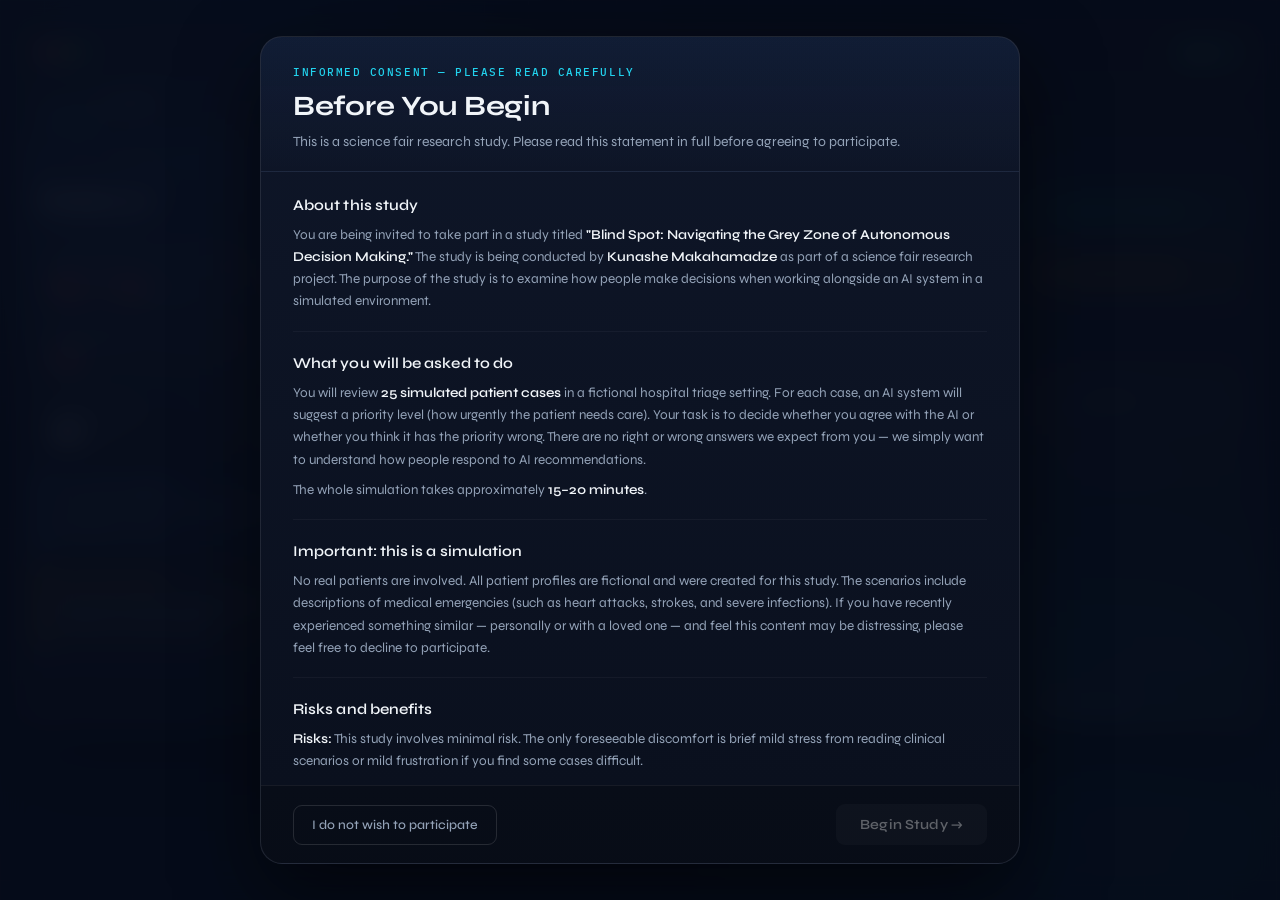
<file: BlindSpot_GroupC.html>
<!DOCTYPE html>
<html lang="en">
<head>
<meta charset="UTF-8">
<meta name="viewport" content="width=device-width, initial-scale=1.0">
<title>Blind Spot</title>
<link rel="preconnect" href="https://fonts.googleapis.com">
<link href="https://fonts.googleapis.com/css2?family=Syne:wght@400;500;600;700;800&family=IBM+Plex+Mono:wght@300;400;500;600&display=swap" rel="stylesheet">
<link rel="stylesheet" href="Test.css">
<style>
  .comp-steps { list-style: decimal inside; padding: 0; margin: 0 0 24px 0; max-width: 520px; text-align: left; font-family: var(--font-mono); font-size: 12px; color: var(--text-2); line-height: 1.9; }
  .comp-steps li { margin-bottom: 6px; }
  .comp-steps strong { color: var(--text-1); font-weight: 600; }
  .comp-link { color: var(--cyan); text-decoration: none; word-break: break-all; border-bottom: 1px dashed var(--cyan); padding-bottom: 1px; }
  .comp-link:hover { opacity: 0.8; }
</style>
</head>
<body>

<div class="bg">
  <div class="bg-orb orb1"></div><div class="bg-orb orb2"></div><div class="bg-orb orb3"></div>
  <div class="bg-grid"></div>
</div>

<div class="app">
<div class="sim-window" id="simWindow">

  <div class="titlebar">
    <div class="win-dots"><div class="wd wd-r"></div><div class="wd wd-y"></div><div class="wd wd-g"></div></div>
    <div class="win-title">Blind Spot: Navigating the Grey Zone of Autonomous Decision Making</div>
    <div class="grp-badge" id="grpBadge">GROUP C</div>
  </div>

  <div class="prog-wrap">
    <div class="prog-meta">
      <div class="prog-label"><span>Patient</span><span class="pnum" id="progCounter">1 of 25</span></div>
    </div>
    <div class="prog-track"><div class="prog-fill" id="progFill" style="width:4%"></div></div>
  </div>

  <div id="mainContent">
    <div class="content-grid">

      <div class="col">
        <div class="col-hdr"><div class="col-dot" style="background:var(--blue)"></div><div class="col-title">Patient Record</div></div>
        <div class="fade-target" id="ptContent">
          <div class="pt-name" id="ptName">—</div>
          <div class="pt-meta" id="ptMeta">—</div>
          <div class="vitals-grid" id="vitalsGrid"></div>
          <div class="info-block chief-block"><div class="ib-lbl">Why they came in</div><div class="ib-text" id="chiefText">—</div></div>
          <div class="info-block triage-block"><div class="ib-lbl">What we found</div><div class="ib-text" id="triageText">—</div></div>
        </div>
      </div>

      <div class="col ai-col">
        <div class="col-hdr"><div class="col-dot" style="background:var(--cyan)"></div><div class="col-title">AI Analysis</div></div>
        <div class="fade-target" id="aiContent">
          <div class="prio-section">
            <div class="prio-micro">Recommended Priority</div>
            <div id="prioBadge" class="prio-badge p1"><div class="pn" id="prioNum">1</div><div class="pt">PRIORITY</div></div>
            <div class="prio-name" id="prioName">IMMEDIATE</div>
          </div>
          <div id="confSection" class="conf-section hide">
            <div class="conf-hdr"><div class="conf-lbl">AI Confidence</div><div class="conf-pct" id="confPct">0%</div></div>
            <div class="conf-track"><div class="conf-fill" id="confFill"></div></div>
            <div class="conf-segments" id="confSegs"></div>
            <div class="ai-thinking" id="thinkRow">
              <div class="tdots"><div class="tdot"></div><div class="tdot"></div><div class="tdot"></div></div>
              <span>Analyzing parameters…</span>
            </div>
          </div>
          <div id="reasonSection" class="reason-box hide">
            <div class="reason-hdr"><div class="reason-icon">⬡</div><div class="reason-title">AI Reasoning Engine</div></div>
            <div class="reason-text" id="reasonText">—</div>
          </div>
        </div>
      </div>

      <div class="col act-col">
        <div class="act-inner">
          <div class="col-hdr"><div class="col-dot" style="background:var(--green)"></div><div class="col-title">Decision</div></div>
          <div class="fade-target" id="actContent">
            <div class="act-btns">
              <button class="btn-accept" id="btnAccept" onclick="decide('accept')" aria-pressed="false"><span class="btico">✓</span> Accept AI Choice</button>
              <button class="btn-override" id="btnOverride" onclick="decide('override')" aria-pressed="false"><span class="btico">⊘</span> Override Priority</button>
            </div>
            <div class="prio-sel" id="prioSel" aria-hidden="true">
              <div class="psel-lbl">Select Correct Priority</div>
              <div class="psel-opts">
                <button class="popt" data-p="1" onclick="pickPriority(1)">1</button>
                <button class="popt" data-p="2" onclick="pickPriority(2)">2</button>
                <button class="popt" data-p="3" onclick="pickPriority(3)">3</button>
                <button class="popt" data-p="4" onclick="pickPriority(4)">4</button>
                <button class="popt" data-p="5" onclick="pickPriority(5)">5</button>
              </div>
            </div>
            <div class="dec-zone">
              <div class="dec-box" id="decBox"><div class="dec-meta">Decision</div><div class="dec-val m" id="decVal">Awaiting input…</div></div>
              <button class="btn-next" id="btnNext" onclick="nextPt()" disabled>Next Patient →</button>
            </div>
          </div>
        </div>
      </div>

    </div>
  </div>

  <div class="completion" id="compScreen">
    <div class="comp-tag">Simulation Complete</div>
    <h2 class="comp-h2">Thank you for participating</h2>
    <p class="comp-sub">Your responses have been recorded. To submit them, please follow the two steps below.</p>
    <ol class="comp-steps">
      <li>Press the <strong>Download My Data</strong> button below to save your CSV file.</li>
      <li>Upload that file to this Google Form: <a class="comp-link" href="https://forms.gle/r7FNZJMytdCrE3SGA" target="_blank" rel="noopener noreferrer">📂 https://forms.gle/r7FNZJMytdCrE3SGA</a></li>
    </ol>
    <div class="comp-btns">
      <button class="btn-download" onclick="downloadData()">⬇ Download My Data</button>
    </div>
  </div>

  <div class="footer">
    <div class="footer-lbl">Made by Kunashe Makahamadze · Ethics Approved · Data Anonymised</div>
    <div class="footer-right">
      <button class="btn-help" onclick="openRules()">? How to Play</button>
      <div class="status"><div class="sdot"></div>System Online</div>
    </div>
  </div>

  <div class="overlay" id="overlay"><div class="spin"></div><div class="spin-lbl">Loading Next Case…</div></div>

</div>
</div>


</div>

<!-- INFORMED CONSENT GATE -->
<div class="consent-backdrop" id="consentBackdrop" role="dialog" aria-modal="true" aria-labelledby="consentTitle">
  <div class="consent-modal">
    <div class="consent-header">
      <div class="consent-eyebrow">Informed Consent — Please Read Carefully</div>
      <h2 class="consent-h1" id="consentTitle">Before You Begin</h2>
      <p class="consent-sub">This is a science fair research study. Please read this statement in full before agreeing to participate.</p>
    </div>
    <div class="consent-body">
      <div class="consent-section">
        <h3 class="cs-title">About this study</h3>
        <p>You are being invited to take part in a study titled <strong>"Blind Spot: Navigating the Grey Zone of Autonomous Decision Making."</strong> The study is being conducted by <strong>Kunashe Makahamadze</strong> as part of a science fair research project. The purpose of the study is to examine how people make decisions when working alongside an AI system in a simulated environment.</p>
      </div>
      <div class="consent-section">
        <h3 class="cs-title">What you will be asked to do</h3>
        <p>You will review <strong>25 simulated patient cases</strong> in a fictional hospital triage setting. For each case, an AI system will suggest a priority level (how urgently the patient needs care). Your task is to decide whether you agree with the AI or whether you think it has the priority wrong. There are no right or wrong answers we expect from you — we simply want to understand how people respond to AI recommendations.</p>
        <p>The whole simulation takes approximately <strong>15–20 minutes</strong>.</p>
      </div>
      <div class="consent-section">
        <h3 class="cs-title">Important: this is a simulation</h3>
        <p>No real patients are involved. All patient profiles are fictional and were created for this study. The scenarios include descriptions of medical emergencies (such as heart attacks, strokes, and severe infections). If you have recently experienced something similar — personally or with a loved one — and feel this content may be distressing, please feel free to decline to participate.</p>
      </div>
      <div class="consent-section">
        <h3 class="cs-title">Risks and benefits</h3>
        <p><strong>Risks:</strong> This study involves minimal risk. The only foreseeable discomfort is brief mild stress from reading clinical scenarios or mild frustration if you find some cases difficult.</p>
        <p><strong>Benefits:</strong> You will not receive any direct benefit from participating. Your responses will contribute to research on how humans and AI systems work together in high-stakes decision making.</p>
      </div>
      <div class="consent-section">
        <h3 class="cs-title">Your data and privacy</h3>
        <p>The simulation will record <strong>only the following</strong>: which group you are in, your decisions on each of the 25 cases, the priority levels you selected, and timestamps. Your name is collected on this consent form for record-keeping but is <strong>never stored together with your simulation responses</strong>. Your responses are anonymous.</p>
        <p>At the end of the simulation you will be asked to upload your response file to a private Google Drive folder that only the researcher can access. No individual results will be published or shown to anyone else.</p>
      </div>
      <div class="consent-section">
        <h3 class="cs-title">Your right to withdraw</h3>
        <p>Your participation is <strong>completely voluntary</strong>. You may stop at any point by simply closing this browser tab. If you stop before completing the simulation and uploading your file, <strong>none of your data will be sent to the researcher</strong>. There is no penalty for withdrawing and no one will be told.</p>
      </div>
      <div class="consent-section consent-agree">
        <h3 class="cs-title">Your agreement</h3>
        <p>By ticking the box below and entering your name, you confirm that:</p>
        <ul class="consent-list">
          <li>You have read and understood the information above.</li>
          <li>You are participating voluntarily and may withdraw at any time.</li>
          <li>You agree to your anonymous responses being collected as described.</li>
        </ul>
        <div class="consent-form">
          <label class="consent-check">
            <input type="checkbox" id="consentCheck" />
            <span class="consent-check-box"></span>
            <span class="consent-check-text">I have read the statement above and I agree to participate in this study.</span>
          </label>
          <div class="consent-fields">
            <div class="consent-field">
              <label for="consentName" class="cf-label">Your Name</label>
              <input type="text" id="consentName" class="cf-input" placeholder="Type your name" autocomplete="off" />
            </div>
            <div class="consent-field">
              <label for="consentDate" class="cf-label">Today's date</label>
              <input type="text" id="consentDate" class="cf-input" readonly />
            </div>
          </div>
        </div>
      </div>
    </div>
    <div class="consent-footer">
      <button class="btn-decline" onclick="declineConsent()">I do not wish to participate</button>
      <button class="btn-consent-start" id="btnConsentStart" onclick="submitConsent()" disabled>Begin Study →</button>
    </div>
  </div>
</div>

<!-- RULES MODAL -->
<div class="rules-backdrop hide" id="rulesBackdrop" role="dialog" aria-modal="true" aria-labelledby="rulesTitle">
  <div class="rules-modal">
    <div class="rm-header">
      <div class="rm-titles">
        <div class="rm-eyebrow">How This Works</div>
        <h2 class="rm-h1" id="rulesTitle">Your Instructions</h2>
        <p class="rm-sub">You're stepping into the role of an emergency triage nurse. Read each patient's information and decide how urgently they need care.</p>
      </div>
      <button class="rm-close" onclick="closeRules()">✕</button>
    </div>
    <div class="rm-body">
      <div class="rm-section rm-section-blue">
        <div class="rm-sec-hdr"><div class="rm-sec-icon">🏥</div><div class="rm-sec-title">What is triage?</div></div>
        <div class="rm-sec-body">
          <p>When patients arrive at an emergency department, there often isn't enough time or staff to treat everyone at once. Triage is the process of figuring out <strong>who needs help the most urgently</strong> — so the sickest patients are seen first.</p>
          <p>You'll review 25 patients one at a time. For each one, an AI system will suggest a priority level. Your job is to decide whether you agree with the AI or whether something seems off.</p>
        </div>
      </div>
      <div class="rm-section rm-section-cyan">
        <div class="rm-sec-hdr"><div class="rm-sec-icon">🔢</div><div class="rm-sec-title">The 5 priority levels</div></div>
        <div class="rm-sec-body"><p>Priority is rated 1 (most urgent) to 5 (least urgent):</p></div>
        <div class="prio-legend">
          <div class="pl-row"><div class="pl-badge pl1">1</div><div class="pl-info"><div class="pl-name">Immediate</div><div class="pl-desc">Life-threatening. Needs attention right now — seconds matter.</div></div></div>
          <div class="pl-row"><div class="pl-badge pl2">2</div><div class="pl-info"><div class="pl-name">Urgent</div><div class="pl-desc">Serious condition. Could get much worse quickly without treatment.</div></div></div>
          <div class="pl-row"><div class="pl-badge pl3">3</div><div class="pl-info"><div class="pl-name">Semi-Urgent</div><div class="pl-desc">Needs care soon, but stable for now. Can wait a short while.</div></div></div>
          <div class="pl-row"><div class="pl-badge pl4">4</div><div class="pl-info"><div class="pl-name">Less Urgent</div><div class="pl-desc">Not in danger. Can wait comfortably for longer.</div></div></div>
          <div class="pl-row"><div class="pl-badge pl5">5</div><div class="pl-info"><div class="pl-name">Non-Urgent</div><div class="pl-desc">Minor issue or routine visit. No urgency at all.</div></div></div>
        </div>
      </div>
      <div class="rm-section rm-section-amber">
        <div class="rm-sec-hdr"><div class="rm-sec-icon">📊</div><div class="rm-sec-title">Reading the patient data</div></div>
        <div class="rm-sec-body"><p>Each patient shows six vital signs — basic body measurements. Each has a coloured dot:</p></div>
        <div class="dot-legend">
          <div class="dl-row"><div class="dl-dot" style="background:var(--green);box-shadow:0 0 5px rgba(16,185,129,0.5)"></div><div class="dl-text"><strong>Green</strong> — normal and healthy</div></div>
          <div class="dl-row"><div class="dl-dot" style="background:var(--amber);box-shadow:0 0 5px rgba(245,158,11,0.5)"></div><div class="dl-text"><strong>Amber</strong> — slightly abnormal, worth noting</div></div>
          <div class="dl-row"><div class="dl-dot" style="background:var(--red);box-shadow:0 0 5px rgba(239,68,68,0.5)"></div><div class="dl-text"><strong>Red (flashing)</strong> — dangerously abnormal</div></div>
        </div>
        <div class="rm-sec-body" style="margin-top:10px;"><p><strong>"Why they came in"</strong> is the patient's own words. <strong>"What we found"</strong> is what the medical team observed on arrival.</p></div>
      </div>
      <div class="rm-section rm-section-green">
        <div class="rm-sec-hdr"><div class="rm-sec-icon">✅</div><div class="rm-sec-title">What you need to do</div></div>
        <div class="rm-sec-body">
          <p><strong>Accept AI Choice</strong> — you agree with the AI's suggested priority.</p>
          <p><strong>Override Priority</strong> — you think the AI has it wrong. Select the priority you believe is correct (1–5). There is no penalty for overriding — use your honest judgement every time.</p>
          <p>Once you've decided, click <strong>Next Patient</strong>. Work through all 25 patients, then your results will appear.</p>
        </div>
      </div>
    </div>
    <div class="rm-footer"><button class="btn-start" onclick="closeRules()">I'm ready — let's start →</button></div>
  </div>
</div>

<script>
// ── STATE ─────────────────────────────────────────
const group = 'C';
let ptIdx = 0, decision = null, overridePrio = null, confTimer = null;
let sessionLog = [];

// ── PATIENT DATA ──────────────────────────────────
// caseType: 'easy' | 'cautious' | 'trap' | 'irrelevant'
// aiCorrect: whether aiPrio === correctPrio
const PATIENTS = [
  // 8 EASY: high conf (>80%), AI correct
  { id:'P01',name:'Patient 01',age:72,sex:'Male',bp:'88 / 54',hr:118,rr:28,temp:39.6,pain:6,spo2:91,
    chief:'Confused, feverish, and barely urinating. Family says he has been declining for 2 days.',
    triage:'Severe blood infection (septic shock) suspected. Fluids and antibiotics started urgently.',
    aiPrio:1,correctPrio:1,conf:98,caseType:'easy',aiCorrect:true,
    reasoning:'Hypotension, tachycardia, hypoxia, fever, and altered mental status all point to septic shock. Mortality risk is extremely high without immediate treatment. Every minute of delay significantly worsens the outcome. Priority 1 is the only appropriate classification.',
    bpf:'danger',hrf:'danger',spo2f:'danger',tf:'danger' },
  { id:'P02',name:'Patient 02',age:67,sex:'Male',bp:'158 / 94',hr:102,rr:22,temp:38.4,pain:7,spo2:94,
    chief:'Chest tightness spreading to his left arm for the past 2 hours. Sweating heavily.',
    triage:'Heart attack suspected. Aspirin given immediately. Heart trace (ECG) ordered.',
    aiPrio:1,correctPrio:1,conf:92,caseType:'easy',aiCorrect:true,
    reasoning:'Chest pain radiating to the left arm with diaphoresis in a 67-year-old male is a classic acute coronary syndrome presentation. Elevated BP, tachycardia, and reduced oxygen saturation compound the urgency. This patient needs a cardiac team immediately.',
    bpf:'danger',hrf:'warning',spo2f:'warning',tf:'warning' },
  { id:'P03',name:'Patient 03',age:55,sex:'Male',bp:'190 / 112',hr:96,rr:20,temp:37.8,pain:8,spo2:96,
    chief:'The worst headache of his life, starting suddenly 45 minutes ago.',
    triage:'Possible bleed in the brain. Slight neck stiffness. Emergency brain scan ordered.',
    aiPrio:1,correctPrio:1,conf:96,caseType:'easy',aiCorrect:true,
    reasoning:'A sudden "thunderclap" headache described as the worst ever, combined with hypertension and neck stiffness, is the textbook presentation of subarachnoid haemorrhage. Immediate CT is required. Any delay risks death or permanent disability.',
    bpf:'danger',hrf:'ok',spo2f:'ok',tf:'warning' },
  { id:'P04',name:'Patient 04',age:8,sex:'Male',bp:'100 / 62',hr:110,rr:26,temp:39.2,pain:5,spo2:95,
    chief:'Wheezing and struggling to breathe. Known asthma — inhaler did not help this time.',
    triage:'Moderate–severe asthma attack. Nebuliser treatment started. Oxygen given.',
    aiPrio:2,correctPrio:2,conf:89,caseType:'easy',aiCorrect:true,
    reasoning:'A child with known asthma whose home inhaler has failed, with SpO₂ 95% and elevated respiratory rate, represents a moderate-to-severe exacerbation. Children can deteriorate very quickly. Priority 2 with close monitoring is appropriate.',
    bpf:'ok',hrf:'warning',spo2f:'warning',tf:'warning' },
  { id:'P05',name:'Patient 05',age:41,sex:'Female',bp:'126 / 80',hr:78,rr:14,temp:36.9,pain:1,spo2:99,
    chief:'Needs a repeat prescription for her blood pressure medication. Feels completely well.',
    triage:'Routine visit. All readings normal. No signs of any urgent problem.',
    aiPrio:5,correctPrio:5,conf:97,caseType:'easy',aiCorrect:true,
    reasoning:'No acute pathology. All vital signs are within normal range. This is a routine prescription renewal with no indication of any urgent or emergent condition. Priority 5 is correct.',
    bpf:'ok',hrf:'ok',spo2f:'ok',tf:'ok' },
  { id:'P06',name:'Patient 06',age:19,sex:'Female',bp:'122 / 78',hr:84,rr:15,temp:37.3,pain:2,spo2:100,
    chief:'Mild wrist pain after bumping into another player during a match.',
    triage:'Likely soft tissue bruising only. No deformity. Moving wrist normally.',
    aiPrio:5,correctPrio:5,conf:91,caseType:'easy',aiCorrect:true,
    reasoning:'Normal vital signs, full range of motion, minimal pain, and no structural injury indicators. Most likely a soft tissue contusion. No urgency. Priority 5 is appropriate.',
    bpf:'ok',hrf:'ok',spo2f:'ok',tf:'ok' },
  { id:'P07',name:'Patient 07',age:34,sex:'Female',bp:'118 / 76',hr:88,rr:16,temp:37.1,pain:4,spo2:99,
    chief:'Right ankle pain after tripping on a run. She cannot put weight on it.',
    triage:'Possible fracture or bad sprain. Feeling in the foot is normal. X-ray requested.',
    aiPrio:3,correctPrio:3,conf:87,caseType:'easy',aiCorrect:true,
    reasoning:'Stable haemodynamics with an isolated musculoskeletal injury. Inability to bear weight suggests possible fracture, but no neurovascular compromise. Priority 3 is appropriate — imaging should be obtained without major delay.',
    bpf:'ok',hrf:'ok',spo2f:'ok',tf:'ok' },
  { id:'P08',name:'Patient 08',age:28,sex:'Female',bp:'110 / 70',hr:76,rr:14,temp:38.9,pain:5,spo2:98,
    chief:'Severe sore throat and difficulty swallowing for 3 days. Her voice sounds muffled.',
    triage:'Abscess near the tonsil suspected. Airway being watched closely. Specialist called.',
    aiPrio:2,correctPrio:2,conf:83,caseType:'easy',aiCorrect:true,
    reasoning:'Muffled voice and difficulty swallowing with fever raises serious concern for a peritonsillar abscess, which can compromise the airway rapidly. Although vitals are currently stable, Priority 2 and immediate ENT review are warranted.',
    bpf:'ok',hrf:'ok',spo2f:'ok',tf:'warning' },

  // 7 CAUTIOUS: low conf (<50%), AI still correct
  { id:'P09',name:'Patient 09',age:61,sex:'Female',bp:'144 / 88',hr:70,rr:17,temp:37.0,pain:3,spo2:97,
    chief:'Mild chest discomfort and unusual tiredness for one week, getting worse with exercise.',
    triage:'Likely stable angina. No emergency signs on heart trace. Blood tests ordered.',
    aiPrio:3,correctPrio:3,conf:44,caseType:'cautious',aiCorrect:true,
    reasoning:'Exertional chest discomfort in a hypertensive 61-year-old has a broad differential. Troponin results are pending. The AI is uncertain between Priority 2 and 3, but current vital stability and no acute ECG changes supports Priority 3.',
    bpf:'warning',hrf:'ok',spo2f:'ok',tf:'ok' },
  { id:'P10',name:'Patient 10',age:46,sex:'Male',bp:'132 / 84',hr:92,rr:18,temp:37.5,pain:6,spo2:97,
    chief:'Stomach pain spreading to his back since a big meal 3 hours ago. Feeling sick.',
    triage:'Inflamed pancreas suspected. Fluids started. Blood tests and scan ordered.',
    aiPrio:2,correctPrio:2,conf:41,caseType:'cautious',aiCorrect:true,
    reasoning:'The AI is uncertain here. Epigastric pain radiating to the back post-meal is consistent with pancreatitis, but symptom overlap reduces confidence. Despite this uncertainty, the potential for rapid deterioration means Priority 2 remains the cautious and correct classification.',
    bpf:'ok',hrf:'ok',spo2f:'ok',tf:'ok' },
  { id:'P11',name:'Patient 11',age:78,sex:'Female',bp:'102 / 66',hr:96,rr:20,temp:37.6,pain:4,spo2:95,
    chief:'Feeling very weak and dizzy since this morning. She nearly fell getting out of bed.',
    triage:'Possible dehydration or early infection. IV fluids started. Blood and urine tests ordered.',
    aiPrio:2,correctPrio:2,conf:38,caseType:'cautious',aiCorrect:true,
    reasoning:'The AI is uncertain due to the non-specific nature of dizziness and weakness. However, borderline hypotension, mild tachycardia, and reduced oxygen saturation in a 78-year-old with a near-fall warrants Priority 2 — the consequences of under-triaging this patient are severe.',
    bpf:'warning',hrf:'ok',spo2f:'warning',tf:'ok' },
  { id:'P12',name:'Patient 12',age:23,sex:'Male',bp:'128 / 82',hr:90,rr:16,temp:38.1,pain:5,spo2:98,
    chief:'Sharp pain on one side of his chest when breathing in. Started after a bout of coughing.',
    triage:'Possible small collapsed lung. Breath sounds equal. Chest X-ray ordered.',
    aiPrio:3,correctPrio:3,conf:47,caseType:'cautious',aiCorrect:true,
    reasoning:'The AI is uncertain whether this is pleuritic chest pain or a pneumothorax. Equal breath sounds and normal SpO₂ make a large pneumothorax unlikely, but a small one cannot be excluded without imaging. Priority 3 is appropriate — the patient is stable but needs timely assessment.',
    bpf:'ok',hrf:'ok',spo2f:'ok',tf:'ok' },
  { id:'P13',name:'Patient 13',age:52,sex:'Female',bp:'136 / 86',hr:94,rr:19,temp:38.3,pain:6,spo2:96,
    chief:'Right-sided abdominal pain that started around her belly button and moved down.',
    triage:'Appendicitis suspected. Abdomen tender on the right side. Surgical review requested.',
    aiPrio:2,correctPrio:2,conf:46,caseType:'cautious',aiCorrect:true,
    reasoning:'Migrating right iliac fossa pain is a classic appendicitis presentation but the clinical picture is not fully clear. Despite low confidence, suspected appendicitis warrants Priority 2 — surgical review and imaging should not be delayed.',
    bpf:'warning',hrf:'ok',spo2f:'ok',tf:'ok' },
  { id:'P14',name:'Patient 14',age:35,sex:'Male',bp:'120 / 76',hr:82,rr:15,temp:37.2,pain:3,spo2:99,
    chief:'Mild lower back pain after helping a friend move furniture yesterday.',
    triage:'Muscular strain likely. No nerve symptoms. Normal power and sensation in both legs.',
    aiPrio:4,correctPrio:4,conf:42,caseType:'cautious',aiCorrect:true,
    reasoning:'The AI is cautious because back pain can occasionally mask serious conditions. However, the clear mechanism, no neurological deficits, and normal power and sensation reduce concern significantly. Priority 4 is appropriate.',
    bpf:'ok',hrf:'ok',spo2f:'ok',tf:'ok' },
  { id:'P15',name:'Patient 15',age:66,sex:'Male',bp:'148 / 92',hr:88,rr:18,temp:37.4,pain:4,spo2:96,
    chief:'Blurry vision and a mild headache on and off for two days. No other symptoms.',
    triage:'Possible hypertensive episode. Eyes checked — no bleeding found. Bloods ordered.',
    aiPrio:3,correctPrio:3,conf:39,caseType:'cautious',aiCorrect:true,
    reasoning:'Visual disturbance with elevated BP in a 66-year-old has a broad differential. The absence of fundal haemorrhage and neurological deficits is reassuring, but investigation cannot wait. Priority 3 is correct despite low confidence.',
    bpf:'warning',hrf:'ok',spo2f:'ok',tf:'ok' },

  // 5 TRAPS: high conf (>80%), AI WRONG
  { id:'P16',name:'Patient 16',age:44,sex:'Female',bp:'124 / 80',hr:86,rr:17,temp:37.2,pain:5,spo2:98,
    chief:'Sudden sharp pain between her shoulder blades that started an hour ago while resting.',
    triage:'Some tenderness found. No obvious cause yet. Bloods and ECG ordered as precaution.',
    aiPrio:4,correctPrio:1,conf:85,caseType:'trap',aiCorrect:false,
    reasoning:'The AI has classified this as Priority 4, citing stable vitals and a mild presentation. However, sudden-onset tearing back pain between the shoulder blades at rest — particularly in a female where aortic dissection can present atypically — is a red flag demanding urgent imaging. The AI is wrong here.',
    bpf:'ok',hrf:'ok',spo2f:'ok',tf:'ok' },
  { id:'P17',name:'Patient 17',age:29,sex:'Male',bp:'118 / 74',hr:80,rr:14,temp:37.0,pain:3,spo2:100,
    chief:'Sudden blurred vision in one eye this morning. No pain. Cleared up after 20 minutes.',
    triage:'Vision returned to normal. Referred to eye clinic for a routine appointment.',
    aiPrio:5,correctPrio:2,conf:88,caseType:'trap',aiCorrect:false,
    reasoning:'The AI assigned Priority 5 because the vision has resolved and the patient feels well. This is incorrect. Transient monocular vision loss is a TIA equivalent and a warning sign for imminent stroke. Young age does not exclude this. This patient needs urgent same-day neurovascular assessment.',
    bpf:'ok',hrf:'ok',spo2f:'ok',tf:'ok' },
  { id:'P18',name:'Patient 18',age:38,sex:'Female',bp:'116 / 72',hr:78,rr:14,temp:37.1,pain:2,spo2:99,
    chief:'Mild swelling in her left calf for a few days. Slightly warm to touch. No injury.',
    triage:'Possible blood clot. Calf is mildly tender. Ultrasound scan requested.',
    aiPrio:4,correctPrio:2,conf:82,caseType:'trap',aiCorrect:false,
    reasoning:'The AI rated this Priority 4 based on stable vitals and mild symptoms. This is a significant error. Unilateral calf swelling with warmth and tenderness in a young woman is a classic DVT presentation. A DVT can cause a pulmonary embolism. This needs urgent imaging today — not a routine referral.',
    bpf:'ok',hrf:'ok',spo2f:'ok',tf:'ok' },
  { id:'P19',name:'Patient 19',age:71,sex:'Male',bp:'138 / 86',hr:74,rr:16,temp:36.8,pain:2,spo2:97,
    chief:'Slightly confused since this morning. His wife says he is "not quite himself." No other complaints.',
    triage:'Appears calm and cooperative. Wife concerned. Blood sugar normal. Bloods pending.',
    aiPrio:4,correctPrio:2,conf:84,caseType:'trap',aiCorrect:false,
    reasoning:'The AI assigned Priority 4 because the patient appears outwardly calm with no dramatic symptoms. This is dangerous reasoning. New-onset confusion in a 71-year-old — especially noted by a family member — is a medical emergency. Causes include stroke, subdural haematoma, and metabolic crisis. Immediate assessment is required.',
    bpf:'warning',hrf:'ok',spo2f:'ok',tf:'ok' },
  { id:'P20',name:'Patient 20',age:32,sex:'Male',bp:'122 / 78',hr:82,rr:15,temp:37.3,pain:4,spo2:99,
    chief:'Stomach pain and has been vomiting. Took some painkillers earlier.',
    triage:'Abdomen soft. Tolerating small sips of water. Anti-nausea medication given.',
    aiPrio:4,correctPrio:2,conf:86,caseType:'trap',aiCorrect:false,
    reasoning:'The AI assigned Priority 4 based on superficially stable observations. However, the fact that the patient took painkillers before arriving is critically important — it may be masking peritoneal signs. The soft abdomen in this context is unreliable. Until the type and dose of analgesia is known and a full surgical assessment is completed, this patient should be Priority 2.',
    bpf:'ok',hrf:'ok',spo2f:'ok',tf:'ok' },

  // 5 IRRELEVANT: low conf (<50%), AI wrong — most participants will catch these
  { id:'P21',name:'Patient 21',age:53,sex:'Male',bp:'158 / 98',hr:98,rr:21,temp:38.8,pain:7,spo2:93,
    chief:'Breathless and wheezing. Known lung condition. Worse than usual since yesterday.',
    triage:'Significant breathing difficulty. Oxygen started. Breathing treatment given.',
    aiPrio:4,correctPrio:1,conf:31,caseType:'irrelevant',aiCorrect:false,
    reasoning:'The AI is very uncertain and has suggested Priority 4. This is clearly wrong. SpO₂ of 93% with respiratory distress, tachycardia, elevated BP, and fever in someone with a known lung condition represents an acute exacerbation needing immediate intervention. Priority 1 is correct.',
    bpf:'danger',hrf:'warning',spo2f:'danger',tf:'warning' },
  { id:'P22',name:'Patient 22',age:16,sex:'Female',bp:'90 / 58',hr:122,rr:24,temp:36.5,pain:8,spo2:96,
    chief:'Severe stomach cramps and has been vomiting repeatedly for hours. Cannot keep anything down.',
    triage:'Pale, sweaty, and very tachycardic. Significant dehydration suspected. IV access gained.',
    aiPrio:5,correctPrio:1,conf:28,caseType:'irrelevant',aiCorrect:false,
    reasoning:'The AI has very low confidence and incorrectly suggested Priority 5. Hypotension, severe tachycardia, and clinical dehydration in a teenager with prolonged vomiting indicates haemodynamic compromise. This patient needs immediate resuscitation. Priority 1 is correct.',
    bpf:'danger',hrf:'danger',spo2f:'ok',tf:'ok' },
  { id:'P23',name:'Patient 23',age:60,sex:'Female',bp:'170 / 104',hr:100,rr:22,temp:37.9,pain:7,spo2:94,
    chief:'Woke up unable to move her right arm properly. Speech seems slightly slurred to her husband.',
    triage:'Possible stroke. Right arm weakness confirmed. Slurred speech noted. Stroke team called.',
    aiPrio:3,correctPrio:1,conf:35,caseType:'irrelevant',aiCorrect:false,
    reasoning:'The AI is uncertain and incorrectly assigned Priority 3. Acute onset unilateral arm weakness with dysarthria in a hypertensive patient is a stroke until proven otherwise. For every minute without treatment, approximately 1.9 million neurons die. Priority 1 and immediate stroke protocol activation are required.',
    bpf:'danger',hrf:'warning',spo2f:'warning',tf:'warning' },
  { id:'P24',name:'Patient 24',age:25,sex:'Male',bp:'108 / 68',hr:108,rr:20,temp:38.2,pain:6,spo2:97,
    chief:'Severe allergic reaction after eating at a restaurant. Face is swollen and throat feels tight.',
    triage:'Throat tightness noted. Mild lip swelling. Adrenaline (epinephrine) prepared.',
    aiPrio:3,correctPrio:1,conf:42,caseType:'irrelevant',aiCorrect:false,
    reasoning:'The AI is uncertain and has incorrectly suggested Priority 3. Throat tightness in the context of an allergic reaction is anaphylaxis until proven otherwise — the airway can close within minutes. This patient needs adrenaline and immediate monitoring. Priority 1 is the only appropriate classification.',
    bpf:'ok',hrf:'warning',spo2f:'ok',tf:'ok' },
  { id:'P25',name:'Patient 25',age:48,sex:'Male',bp:'96 / 60',hr:114,rr:26,temp:39.4,pain:5,spo2:92,
    chief:'Coughing with yellow-green phlegm and struggling to breathe properly for 3 days.',
    triage:'Significant chest infection. Very short of breath at rest. Oxygen and IV antibiotics started.',
    aiPrio:4,correctPrio:1,conf:29,caseType:'irrelevant',aiCorrect:false,
    reasoning:'The AI has very low confidence and incorrectly assigned Priority 4. This patient has hypotension, tachycardia, hypoxia, fever, and respiratory distress — severe community-acquired pneumonia meeting sepsis criteria. The 3-day history does not reduce the urgency of the current presentation. Priority 1 is required.',
    bpf:'danger',hrf:'danger',spo2f:'danger',tf:'danger' }
];

const PRIO_NAMES  = ['','IMMEDIATE','URGENT','SEMI-URGENT','LESS URGENT','NON-URGENT'];
const PRIO_CLASS  = ['','p1','p2','p3','p4','p5'];
const PRIO_COLORS = ['','var(--red)','var(--orange)','var(--amber)','var(--blue)','var(--green)'];

// ── SESSION STORAGE (survives page refresh) ───────
function saveSession() {
  sessionStorage.setItem('medai_C_ptIdx', String(ptIdx));
  sessionStorage.setItem('medai_C_log', JSON.stringify(sessionLog));
}
function loadSession() {
  const stored = sessionStorage.getItem('medai_C_ptIdx');
  if (stored === null) return false;
  ptIdx = parseInt(stored) || 0;
  sessionLog = JSON.parse(sessionStorage.getItem('medai_C_log') || '[]');
  return true;
}
function clearSession() {
  ['medai_C_group','medai_C_ptIdx','medai_C_log','medai_C_startedAt'].forEach(k => sessionStorage.removeItem(k));
}

// ── LOCALSTORAGE BACKUP (written after every decision) ──
function backupToLocal() {
  try {
    localStorage.setItem('medai_C_backup', JSON.stringify({
      group,
      startedAt: sessionStorage.getItem('medai_C_startedAt') || '—',
      savedAt: new Date().toISOString(),
      decisions: sessionLog
    }));
  } catch(e) { /* storage full — silently skip */ }
}

function updateGroupBadge() {
  const badge = document.getElementById('grpBadge');
  badge.textContent = `GROUP ${group}`;
  const c = {A:'rgba(59,130,246,',B:'rgba(34,211,238,',C:'rgba(16,185,129,'}[group];
  const t = {A:'#7eb8ff',B:'#67e8f9',C:'#6ee7b7'}[group];
  badge.style.borderColor = c+'0.4)';
  badge.style.background  = c+'0.12)';
  badge.style.color = t;
}

// ── RULES MODAL ───────────────────────────────────
function openRules() {
  const bd = document.getElementById('rulesBackdrop');
  bd.classList.remove('hide','closing');
  bd.style.display = 'flex';
  bd.style.animation = 'rb-in 0.28s ease both';
  bd.querySelector('.rules-modal').scrollTop = 0;
  document.body.style.overflow = 'hidden';
}
function closeRules() {
  const bd = document.getElementById('rulesBackdrop');
  bd.classList.add('closing');
  document.body.style.overflow = '';
  setTimeout(() => { bd.style.display = 'none'; bd.classList.remove('closing'); }, 220);
}
document.getElementById('rulesBackdrop').addEventListener('click', function(e){ if(e.target===this) closeRules(); });
document.addEventListener('keydown', e => { if(e.key==='Escape') closeRules(); });


// ── CONSENT GATE ──────────────────────────────────
function initConsent() {
  const today = new Date();
  const dateStr = today.toLocaleDateString('en-GB', { day: '2-digit', month: 'long', year: 'numeric' });
  document.getElementById('consentDate').value = dateStr;
  const cb = document.getElementById('consentCheck');
  const nm = document.getElementById('consentName');
  const btn = document.getElementById('btnConsentStart');
  const checkValid = () => { btn.disabled = !(cb.checked && nm.value.trim().length >= 2); };
  cb.addEventListener('change', checkValid);
  nm.addEventListener('input', checkValid);
}
function submitConsent() {
  const name = document.getElementById('consentName').value.trim();
  const date = document.getElementById('consentDate').value;
  const consentRecord = { consented: true, name: name, date: date, timestamp: new Date().toISOString(), group: group };
  sessionStorage.setItem('medai_' + group + '_consent', JSON.stringify(consentRecord));
  const bd = document.getElementById('consentBackdrop');
  bd.classList.add('closing');
  setTimeout(() => { bd.style.display = 'none'; openRules(); }, 240);
}
function declineConsent() {
  const modal = document.querySelector('.consent-modal');
  modal.innerHTML = '<div class="consent-declined"><h2>Thank you for your time.</h2><p>You have chosen not to participate. No data has been collected. You may now close this tab.</p></div>';
}
function hasConsented() {
  return !!sessionStorage.getItem('medai_' + group + '_consent');
}

// ── LOAD PATIENT ──────────────────────────────────
function loadPt(i) {
  const p = PATIENTS[i];
  if (!p) return;

  document.getElementById('progCounter').textContent = `${i+1} of ${PATIENTS.length}`;
  document.getElementById('progFill').style.width = `${((i+1)/PATIENTS.length)*100}%`;
  document.getElementById('ptName').textContent = p.name;
  document.getElementById('ptMeta').textContent = `${p.age} years old · ${p.sex}`;

  const fs = {ok:'ok',warning:'warn',danger:'bad',''  :''};
  const vItems = [
    {lbl:'Blood Pressure',val:p.bp,  unit:'mmHg',  flag:p.bpf  },
    {lbl:'Heart Rate',    val:p.hr,  unit:'bpm',   flag:p.hrf  },
    {lbl:'Oxygen Level',  val:p.spo2,unit:'%',     flag:p.spo2f},
    {lbl:'Temperature',   val:p.temp,unit:'°C',    flag:p.tf   },
    {lbl:'Breathing Rate',val:p.rr,  unit:'br/min',flag:''     },
    {lbl:'Pain Score',    val:p.pain,unit:'/10',   flag:''     }
  ];
  document.getElementById('vitalsGrid').innerHTML = vItems.map(v => {
    const sc = fs[v.flag] ? `vstatus vstatus-${fs[v.flag]}` : 'vstatus vstatus-none';
    return `<div class="vital${v.flag?` flag-${v.flag}`:''}">
      <div class="vital-top"><div class="vl">${v.lbl}</div><div class="${sc}"></div></div>
      <div class="vv">${v.val}<span class="vu">${v.unit}</span></div></div>`;
  }).join('');

  document.getElementById('chiefText').textContent  = p.chief;
  document.getElementById('triageText').textContent = p.triage;

  const badge = document.getElementById('prioBadge');
  badge.className = `prio-badge ${PRIO_CLASS[p.aiPrio]}`;
  document.getElementById('prioNum').textContent = p.aiPrio;
  const pName = document.getElementById('prioName');
  pName.textContent = PRIO_NAMES[p.aiPrio];
  pName.style.color = PRIO_COLORS[p.aiPrio];

  const confEl = document.getElementById('confSection');
  if (group==='B'||group==='C') { confEl.classList.remove('hide'); animateConf(p.conf); }
  else confEl.classList.add('hide');

  const reasonEl = document.getElementById('reasonSection');
  if (group==='C') { reasonEl.classList.remove('hide'); document.getElementById('reasonText').textContent = p.reasoning; }
  else reasonEl.classList.add('hide');

  resetDecision();
}

// ── CONFIDENCE ANIMATION ──────────────────────────
function animateConf(target) {
  if (confTimer) clearTimeout(confTimer);
  const segsEl = document.getElementById('confSegs');
  segsEl.innerHTML = Array.from({length:10},(_,k)=>`<div class="cseg" id="cs${k}"></div>`).join('');
  const fill = document.getElementById('confFill');
  fill.style.width='0%'; fill.classList.remove('shim');
  document.getElementById('confPct').textContent='0%';
  document.getElementById('thinkRow').style.display='flex';
  const grad = target>=85?'linear-gradient(90deg,var(--cyan),var(--green))':target>=65?'linear-gradient(90deg,var(--blue),var(--cyan))':'linear-gradient(90deg,var(--amber),var(--orange))';
  confTimer = setTimeout(() => {
    fill.style.background=grad; fill.style.width=`${target}%`; fill.classList.add('shim');
    let cur=0; const inc=target/52;
    const iv=setInterval(()=>{
      cur=Math.min(cur+inc,target);
      const r=Math.round(cur);
      document.getElementById('confPct').textContent=`${r}%`;
      const as=Math.round((cur/100)*10);
      for(let k=0;k<10;k++){const s=document.getElementById(`cs${k}`);if(s)s.classList.toggle('on',k<as);}
      if(cur>=target){clearInterval(iv);document.getElementById('thinkRow').style.display='none';}
    },22);
  },380);
}

// ── DECISION ──────────────────────────────────────
function decide(type) {
  decision = type;
  const btnA=document.getElementById('btnAccept'),btnO=document.getElementById('btnOverride');
  const prioSel=document.getElementById('prioSel'),decBox=document.getElementById('decBox'),decVal=document.getElementById('decVal');
  if (type==='accept') {
    btnA.classList.add('sel');    btnA.setAttribute('aria-pressed','true');
    btnO.classList.remove('sel'); btnO.setAttribute('aria-pressed','false');
    prioSel.classList.remove('open'); prioSel.setAttribute('aria-hidden','true');
    const p=PATIENTS[ptIdx];
    decBox.className='dec-box acc'; decVal.className='dec-val g';
    decVal.textContent=`Accepted — Priority ${p.aiPrio}`;
    document.getElementById('btnNext').disabled=false;
    recordDecision('accept',p.aiPrio);
  } else {
    btnO.classList.add('sel');    btnO.setAttribute('aria-pressed','true');
    btnA.classList.remove('sel'); btnA.setAttribute('aria-pressed','false');
    prioSel.classList.add('open'); prioSel.setAttribute('aria-hidden','false');
    decBox.className='dec-box ovr'; decVal.className='dec-val a';
    decVal.textContent='Override — select a priority below…';
  }
}
function pickPriority(p) {
  overridePrio=p;
  document.querySelectorAll('.popt').forEach(b=>b.className='popt');
  const btn=document.querySelector(`.popt[data-p="${p}"]`);
  if(btn) btn.className=`popt sp${p}`;
  document.getElementById('decVal').textContent=`Override — Priority ${p} selected`;
  document.getElementById('btnNext').disabled=false;
  recordDecision('override',p);
}

// ── RECORD DECISION ───────────────────────────────
function recordDecision(decisionType, chosenPrio) {
  const p = PATIENTS[ptIdx];
  const entry = {
    caseNumber:       ptIdx+1,
    patientId:        p.id,
    caseType:         p.caseType,
    aiPrio:           p.aiPrio,
    aiConf:           p.conf,
    aiCorrect:        p.aiCorrect,
    correctPrio:      p.correctPrio,
    decision:         decisionType,
    chosenPrio:       chosenPrio,
    participantCorrect: chosenPrio===p.correctPrio,
    followedWrongAI:  !p.aiCorrect && decisionType==='accept',
    timestamp:        new Date().toISOString()
  };
  const idx = sessionLog.findIndex(e=>e.patientId===p.id);
  if(idx>=0) sessionLog[idx]=entry; else sessionLog.push(entry);
  saveSession();
  backupToLocal();
}

// ── RESET DECISION UI ─────────────────────────────
function resetDecision() {
  decision=null; overridePrio=null;
  const btnA=document.getElementById('btnAccept'),btnO=document.getElementById('btnOverride');
  btnA.classList.remove('sel'); btnA.setAttribute('aria-pressed','false');
  btnO.classList.remove('sel'); btnO.setAttribute('aria-pressed','false');
  document.getElementById('prioSel').classList.remove('open');
  document.getElementById('prioSel').setAttribute('aria-hidden','true');
  document.querySelectorAll('.popt').forEach(b=>b.className='popt');
  document.getElementById('decBox').className='dec-box';
  document.getElementById('decVal').className='dec-val m';
  document.getElementById('decVal').textContent='Awaiting input…';
  document.getElementById('btnNext').disabled=true;
}

// ── NEXT PATIENT ──────────────────────────────────
function nextPt() {
  if (ptIdx>=PATIENTS.length-1) { showCompletion(); return; }
  const targets=document.querySelectorAll('.fade-target');
  targets.forEach(t=>t.classList.add('out'));
  document.getElementById('overlay').classList.add('on');
  setTimeout(()=>{
    ptIdx++; saveSession(); loadPt(ptIdx);
    document.getElementById('overlay').classList.remove('on');
    setTimeout(()=>targets.forEach(t=>t.classList.remove('out')),50);
  },650);
}

// ── COMPLETION ────────────────────────────────────
function showCompletion() {
  document.getElementById('mainContent').style.display='none';
  document.getElementById('compScreen').classList.add('on');
}

// ── DATA DOWNLOAD ─────────────────────────────────
function downloadData() {
  // Generate a 4-char random ID using an ambiguity-safe alphabet
  // (no 0/o/1/l/i — so filenames are easy to read aloud / transcribe).
  const idChars = 'abcdefghjkmnpqrstuvwxyz23456789';
  let sessionId = '';
  for (let i = 0; i < 4; i++) sessionId += idChars[Math.floor(Math.random() * idChars.length)];

  const consent = JSON.parse(sessionStorage.getItem('medai_' + group + '_consent') || 'null');
  const startedAt = sessionStorage.getItem('medai_C_startedAt') || '—';
  const completedAt = new Date().toISOString();

  // Summary metrics
  const total = sessionLog.length;
  const accepted = sessionLog.filter(e=>e.decision==='accept').length;
  const overridden = sessionLog.filter(e=>e.decision==='override').length;
  const trapsCaught = sessionLog.filter(e=>e.caseType==='trap'&&e.decision==='override').length;
  const trapsFollowed = sessionLog.filter(e=>e.caseType==='trap'&&e.decision==='accept').length;
  const correct = sessionLog.filter(e=>e.participantCorrect).length;
  const accuracy = total>0?Math.round((correct/total)*100):0;

  // CSV escaping helper
  const esc = v => JSON.stringify(v ?? '');

  // Summary block as key/value rows (one metric per row, two columns)
  const summaryRows = [
    ['# SESSION SUMMARY',''],
    ['group', group],
    ['sessionId', sessionId],
    ['startedAt', startedAt],
    ['completedAt', completedAt],
    ['totalCases', total],
    ['overallAccuracyPct', accuracy],
    ['correctCount', correct],
    ['acceptedAI', accepted],
    ['overrodeAI', overridden],
    ['trapsCaught', trapsCaught],
    ['trapsFollowed', trapsFollowed],
    ['consentName', consent ? consent.name : ''],
    ['consentAgreedAt', consent ? consent.agreedAt : ''],
    ['',''],
    ['# PER-CASE DECISIONS','']
  ].map(r => r.map(esc).join(',')).join('\n');

  // Per-decision rows
  const headers = ['caseNumber','patientId','caseType','aiPrio','aiConf','aiCorrect','correctPrio','decision','chosenPrio','participantCorrect','followedWrongAI','timestamp'];
  const decisionRows = sessionLog.map(e=>headers.map(h=>esc(e[h])).join(','));
  const csv = summaryRows + '\n' + headers.join(',') + '\n' + decisionRows.join('\n');

  const dateStr = new Date().toISOString().slice(0,10);
  const fileTag = `${group}_${dateStr}_${sessionId}`;
  triggerDownload(new Blob([csv],{type:'text/csv'}), `medai_${fileTag}.csv`);
}
function triggerDownload(blob,filename) {
  const url=URL.createObjectURL(blob),a=document.createElement('a');
  a.href=url;a.download=filename;document.body.appendChild(a);a.click();document.body.removeChild(a);
  setTimeout(()=>URL.revokeObjectURL(url),1000);
}


// ── INIT ──────────────────────────────────────────
(function init(){
  // Group is locked at build time — no selection modal.
  updateGroupBadge();
  const hadSession = loadSession();
  if (!sessionStorage.getItem('medai_C_startedAt')) {
    sessionStorage.setItem('medai_C_startedAt', new Date().toISOString());
  }
  saveSession();
  loadPt(ptIdx);

  if (hasConsented()) {
    document.getElementById('consentBackdrop').style.display = 'none';
    if (!hadSession) openRules();
  } else {
    initConsent();
  }
})();
</script>
</body>
</html>
</file>
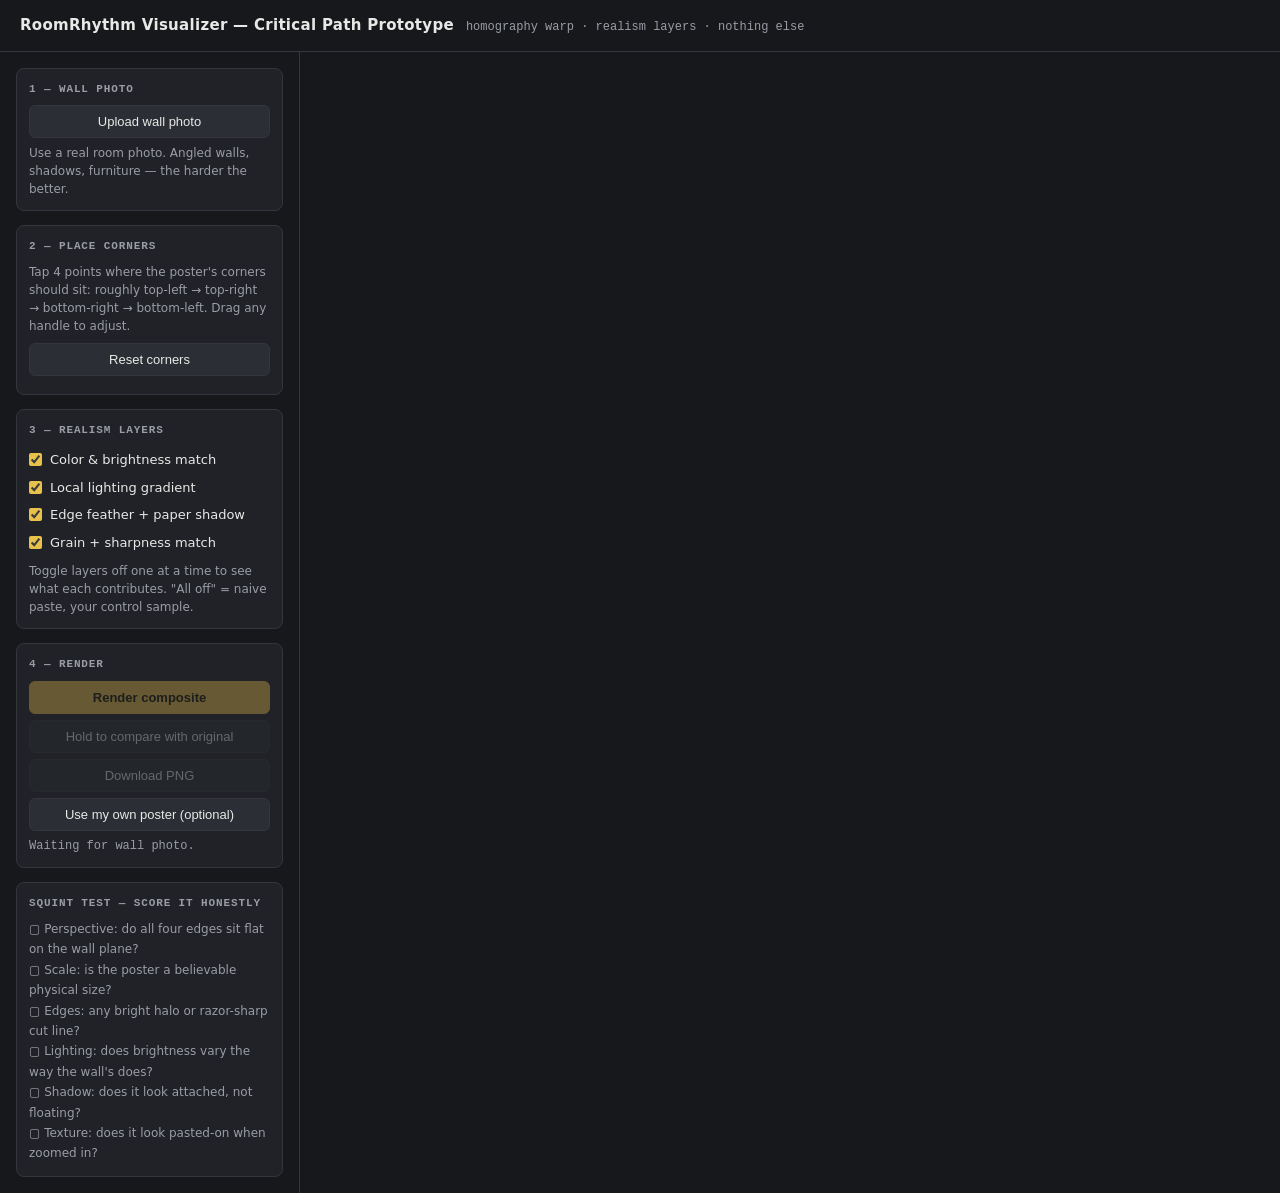
<file: RoomRhythm.html>
<!DOCTYPE html>
<html lang="en">
<head>
<meta charset="UTF-8">
<meta name="viewport" content="width=device-width, initial-scale=1.0">
<title>RoomRhythm — Visualizer Validation Prototype</title>
<style>
  :root{
    --bg:#17181b; --panel:#202227; --line:#33363d; --text:#e8e8e6; --dim:#9a9da6;
    --accent:#e8c14a; --danger:#e06a5a; --ok:#6fbf8b; --mono:'SF Mono',ui-monospace,Menlo,Consolas,monospace;
  }
  *{box-sizing:border-box;margin:0;padding:0}
  body{background:var(--bg);color:var(--text);font:14px/1.5 system-ui,-apple-system,Segoe UI,Roboto,sans-serif;}
  header{padding:14px 20px;border-bottom:1px solid var(--line);display:flex;align-items:baseline;gap:12px;flex-wrap:wrap}
  header h1{font-size:15px;font-weight:600;letter-spacing:.02em}
  header span{color:var(--dim);font-size:12px;font-family:var(--mono)}
  .wrap{display:flex;gap:0;align-items:stretch;min-height:calc(100vh - 49px)}
  aside{width:300px;min-width:300px;border-right:1px solid var(--line);padding:16px;display:flex;flex-direction:column;gap:14px;overflow-y:auto}
  main{flex:1;padding:16px;display:flex;flex-direction:column;gap:10px;align-items:flex-start;overflow:auto}
  .step{border:1px solid var(--line);border-radius:8px;padding:12px;background:var(--panel)}
  .step h2{font-size:11px;text-transform:uppercase;letter-spacing:.08em;color:var(--dim);margin-bottom:8px;font-family:var(--mono)}
  button{background:#2b2e35;border:1px solid var(--line);color:var(--text);border-radius:6px;padding:8px 12px;font-size:13px;cursor:pointer;width:100%;margin-bottom:6px}
  button:hover{border-color:#4a4e58}
  button.primary{background:var(--accent);color:#1a1605;border-color:var(--accent);font-weight:600}
  button.primary:disabled{opacity:.35;cursor:not-allowed}
  button:disabled{opacity:.35;cursor:not-allowed}
  label.toggle{display:flex;align-items:center;gap:8px;font-size:13px;padding:4px 0;cursor:pointer;color:var(--text)}
  label.toggle input{accent-color:var(--accent)}
  .hint{font-size:12px;color:var(--dim)}
  .warn{font-size:12px;color:var(--danger);display:none;margin-top:6px}
  .status{font-family:var(--mono);font-size:12px;color:var(--dim);min-height:18px}
  #stage{position:relative;max-width:100%;}
  canvas{display:block;max-width:100%;height:auto;border-radius:6px}
  #overlay{position:absolute;left:0;top:0;cursor:crosshair}
  #fileWall,#filePoster{display:none}
  .small{font-size:11px;color:var(--dim);font-family:var(--mono)}
  .checklist{font-size:12px;color:var(--dim);line-height:1.7}
  @media (max-width:760px){.wrap{flex-direction:column}aside{width:100%;min-width:0;border-right:none;border-bottom:1px solid var(--line)}}
</style>
</head>
<body>
<header>
  <h1>RoomRhythm Visualizer — Critical Path Prototype</h1>
  <span>homography warp · realism layers · nothing else</span>
</header>
<div class="wrap">
<aside>
  <div class="step">
    <h2>1 — Wall photo</h2>
    <button id="btnWall">Upload wall photo</button>
    <input type="file" id="fileWall" accept="image/*">
    <div class="hint">Use a real room photo. Angled walls, shadows, furniture — the harder the better.</div>
  </div>

  <div class="step">
    <h2>2 — Place corners</h2>
    <div class="hint">Tap 4 points where the poster's corners should sit: roughly top-left → top-right → bottom-right → bottom-left. Drag any handle to adjust.</div>
    <button id="btnReset" style="margin-top:8px">Reset corners</button>
    <div class="warn" id="aspectWarn"></div>
  </div>

  <div class="step">
    <h2>3 — Realism layers</h2>
    <label class="toggle"><input type="checkbox" id="optColor" checked> Color &amp; brightness match</label>
    <label class="toggle"><input type="checkbox" id="optLight" checked> Local lighting gradient</label>
    <label class="toggle"><input type="checkbox" id="optEdge" checked> Edge feather + paper shadow</label>
    <label class="toggle"><input type="checkbox" id="optGrain" checked> Grain + sharpness match</label>
    <div class="hint" style="margin-top:6px">Toggle layers off one at a time to see what each contributes. "All off" = naive paste, your control sample.</div>
  </div>

  <div class="step">
    <h2>4 — Render</h2>
    <button class="primary" id="btnRender" disabled>Render composite</button>
    <button id="btnCompare" disabled>Hold to compare with original</button>
    <button id="btnDownload" disabled>Download PNG</button>
    <button id="btnPoster">Use my own poster (optional)</button>
    <input type="file" id="filePoster" accept="image/*">
    <div class="status" id="status">Waiting for wall photo.</div>
  </div>

  <div class="step">
    <h2>Squint test — score it honestly</h2>
    <div class="checklist">
      ▢ Perspective: do all four edges sit flat on the wall plane?<br>
      ▢ Scale: is the poster a believable physical size?<br>
      ▢ Edges: any bright halo or razor-sharp cut line?<br>
      ▢ Lighting: does brightness vary the way the wall's does?<br>
      ▢ Shadow: does it look attached, not floating?<br>
      ▢ Texture: does it look pasted-on when zoomed in?
    </div>
  </div>
</aside>

<main>
  <div id="stage">
    <canvas id="view"></canvas>
    <canvas id="overlay"></canvas>
  </div>
  <div class="small" id="meta"></div>
</main>
</div>

<script>
(() => {
"use strict";
const MAX_DIM = 1600;

const view = document.getElementById('view');
const overlay = document.getElementById('overlay');
const vctx = view.getContext('2d');
const octx = overlay.getContext('2d');
const statusEl = document.getElementById('status');
const metaEl = document.getElementById('meta');
const aspectWarn = document.getElementById('aspectWarn');

let wallImgData = null;        // ImageData of downscaled wall photo
let wallCanvas = null;         // offscreen canvas holding wall photo
let posterCanvas = makeDefaultPoster();
let corners = [];              // [{x,y}] in canvas pixel coords
let dragIdx = -1;
let resultCanvas = null;       // last composite
let showingResult = false;

/* ---------- default test poster (procedural, 3:4) ---------- */
function makeDefaultPoster(){
  const w=600,h=800,c=document.createElement('canvas');c.width=w;c.height=h;
  const g=c.getContext('2d');
  g.fillStyle='#f2ede2';g.fillRect(0,0,w,h);
  g.fillStyle='#15151a';
  g.beginPath();g.arc(w/2,h*0.40,w*0.34,0,Math.PI*2);g.fill();
  g.fillStyle='#f2ede2';
  g.beginPath();g.arc(w/2+w*0.10,h*0.40-w*0.08,w*0.30,0,Math.PI*2);g.fill();
  g.fillStyle='#c0392b';g.fillRect(w*0.10,h*0.66,w*0.80,6);
  g.fillStyle='#15151a';
  g.font='700 64px Georgia,serif';g.textAlign='left';
  g.fillText('ROOM',w*0.10,h*0.78);
  g.fillText('RHYTHM',w*0.10,h*0.865);
  g.font='400 22px Georgia,serif';g.fillStyle='#6b6b66';
  g.fillText('PRINT № 001 — HARARE',w*0.10,h*0.93);
  // thin border so edge behaviour is visible in tests
  g.strokeStyle='#15151a';g.lineWidth=4;g.strokeRect(8,8,w-16,h-16);
  return c;
}

/* ---------- file loading ---------- */
function bindFile(btnId, inputId, cb){
  const btn=document.getElementById(btnId), inp=document.getElementById(inputId);
  btn.addEventListener('click',()=>inp.click());
  inp.addEventListener('change',e=>{
    const f=e.target.files[0]; if(!f) return;
    const img=new Image();
    img.onload=()=>{cb(img); URL.revokeObjectURL(img.src);};
    img.src=URL.createObjectURL(f);
    inp.value='';
  });
}
bindFile('btnWall','fileWall',img=>{
  const s=Math.min(1, MAX_DIM/Math.max(img.width,img.height));
  const w=Math.round(img.width*s), h=Math.round(img.height*s);
  wallCanvas=document.createElement('canvas');wallCanvas.width=w;wallCanvas.height=h;
  wallCanvas.getContext('2d').drawImage(img,0,0,w,h);
  wallImgData=wallCanvas.getContext('2d').getImageData(0,0,w,h);
  view.width=w;view.height=h;overlay.width=w;overlay.height=h;
  corners=[];resultCanvas=null;showingResult=false;
  drawBase();drawOverlay();
  setStatus(`Wall loaded ${w}×${h}. Place 4 corners.`);
  updateButtons();
  metaEl.textContent=`working resolution: ${w}×${h}px (downscaled from ${img.width}×${img.height})`;
});
bindFile('btnPoster','filePoster',img=>{
  const c=document.createElement('canvas');
  const s=Math.min(1, 1200/Math.max(img.width,img.height));
  c.width=Math.round(img.width*s);c.height=Math.round(img.height*s);
  c.getContext('2d').drawImage(img,0,0,c.width,c.height);
  posterCanvas=c;
  setStatus(`Custom poster loaded (${c.width}×${c.height}). Re-render to apply.`);
  checkAspect();
});

/* ---------- corner interaction ---------- */
function canvasPos(e){
  const r=overlay.getBoundingClientRect();
  const x=(e.clientX-r.left)*overlay.width/r.width;
  const y=(e.clientY-r.top)*overlay.height/r.height;
  return {x,y};
}
overlay.addEventListener('pointerdown',e=>{
  if(!wallImgData) return;
  const p=canvasPos(e);
  const hitR = overlay.width/40;
  dragIdx=corners.findIndex(c=>Math.hypot(c.x-p.x,c.y-p.y)<hitR);
  if(dragIdx===-1 && corners.length<4){corners.push(p);dragIdx=corners.length-1;}
  if(showingResult){showingResult=false;drawBase();}
  overlay.setPointerCapture(e.pointerId);
  drawOverlay();updateButtons();
});
overlay.addEventListener('pointermove',e=>{
  if(dragIdx<0) return;
  const p=canvasPos(e);
  corners[dragIdx]={x:Math.max(0,Math.min(overlay.width,p.x)),y:Math.max(0,Math.min(overlay.height,p.y))};
  drawOverlay();
});
overlay.addEventListener('pointerup',()=>{dragIdx=-1;checkAspect();});
document.getElementById('btnReset').addEventListener('click',()=>{
  corners=[];showingResult=false;resultCanvas=null;
  if(wallImgData){drawBase();drawOverlay();}
  aspectWarn.style.display='none';
  updateButtons();setStatus('Corners cleared.');
});

function sortedCorners(){
  // order by angle around centroid → TL,TR,BR,BL
  const cx=corners.reduce((a,c)=>a+c.x,0)/4, cy=corners.reduce((a,c)=>a+c.y,0)/4;
  const s=[...corners].sort((a,b)=>Math.atan2(a.y-cy,a.x-cx)-Math.atan2(b.y-cy,b.x-cx));
  // rotate so first is top-left-most
  let k=0,best=1e18;
  for(let i=0;i<4;i++){const v=s[i].x+s[i].y;if(v<best){best=v;k=i;}}
  return [s[k],s[(k+1)%4],s[(k+2)%4],s[(k+3)%4]];
}

function checkAspect(){
  aspectWarn.style.display='none';
  if(corners.length<4) return;
  const [tl,tr,br,bl]=sortedCorners();
  const w=(Math.hypot(tr.x-tl.x,tr.y-tl.y)+Math.hypot(br.x-bl.x,br.y-bl.y))/2;
  const h=(Math.hypot(bl.x-tl.x,bl.y-tl.y)+Math.hypot(br.x-tr.x,br.y-tr.y))/2;
  const quadAR=w/h, posterAR=posterCanvas.width/posterCanvas.height;
  const dev=Math.abs(quadAR-posterAR)/posterAR;
  if(dev>0.25){
    aspectWarn.textContent=`⚠ Selected region is ~${Math.round(dev*100)}% off the poster's aspect ratio (${posterAR.toFixed(2)}). The print will look stretched — the #1 realism killer.`;
    aspectWarn.style.display='block';
  }
}

/* ---------- drawing ---------- */
function drawBase(){vctx.putImageData(wallImgData,0,0);}
function drawOverlay(){
  octx.clearRect(0,0,overlay.width,overlay.height);
  if(!corners.length) return;
  const r=Math.max(5,overlay.width/120);
  if(corners.length===4){
    const q=sortedCorners();
    octx.beginPath();octx.moveTo(q[0].x,q[0].y);
    for(let i=1;i<4;i++)octx.lineTo(q[i].x,q[i].y);
    octx.closePath();
    octx.strokeStyle='rgba(232,193,74,.9)';octx.lineWidth=2;octx.stroke();
    octx.fillStyle='rgba(232,193,74,.10)';octx.fill();
  }
  corners.forEach((c,i)=>{
    octx.beginPath();octx.arc(c.x,c.y,r,0,Math.PI*2);
    octx.fillStyle='rgba(232,193,74,.95)';octx.fill();
    octx.fillStyle='#1a1605';octx.font=`${r*1.2}px monospace`;octx.textAlign='center';octx.textBaseline='middle';
    octx.fillText(i+1,c.x,c.y);
  });
}
function setStatus(s){statusEl.textContent=s;}
function updateButtons(){
  document.getElementById('btnRender').disabled=!(wallImgData&&corners.length===4);
  document.getElementById('btnCompare').disabled=!resultCanvas;
  document.getElementById('btnDownload').disabled=!resultCanvas;
}

/* ---------- linear algebra ---------- */
function solveLinear(A,b){ // Gaussian elimination, A: n×n flat row-major
  const n=b.length, M=A.map(r=>r.slice()), v=b.slice();
  for(let col=0;col<n;col++){
    let p=col;
    for(let r=col+1;r<n;r++) if(Math.abs(M[r][col])>Math.abs(M[p][col])) p=r;
    if(Math.abs(M[p][col])<1e-12) return null;
    [M[col],M[p]]=[M[p],M[col]];[v[col],v[p]]=[v[p],v[col]];
    for(let r=0;r<n;r++){
      if(r===col) continue;
      const f=M[r][col]/M[col][col];
      for(let c=col;c<n;c++) M[r][c]-=f*M[col][c];
      v[r]-=f*v[col];
    }
  }
  return v.map((x,i)=>x/M[i][i]);
}
function homography(src,dst){ // 4 point pairs → H (3×3, h33=1)
  const A=[],b=[];
  for(let i=0;i<4;i++){
    const {x,y}=src[i],{x:X,y:Y}=dst[i];
    A.push([x,y,1,0,0,0,-X*x,-X*y]);b.push(X);
    A.push([0,0,0,x,y,1,-Y*x,-Y*y]);b.push(Y);
  }
  const h=solveLinear(A,b);
  if(!h) return null;
  return [h[0],h[1],h[2],h[3],h[4],h[5],h[6],h[7],1];
}
function invert3(m){
  const [a,b,c,d,e,f,g,h,i]=m;
  const A=e*i-f*h,B=c*h-b*i,C=b*f-c*e;
  const det=a*A+d*B+g*C;
  if(Math.abs(det)<1e-12) return null;
  return [A/det,B/det,C/det,(f*g-d*i)/det,(a*i-c*g)/det,(c*d-a*f)/det,(d*h-e*g)/det,(b*g-a*h)/det,(a*e-b*d)/det];
}

/* ---------- environment sampling ---------- */
function lum(r,g,b){return 0.2126*r+0.7152*g+0.0722*b;}
function sampleRing(q){
  // points just outside the quad: walk each edge, push outward from centroid
  const W=wallImgData.width,H=wallImgData.height,D=wallImgData.data;
  const cx=(q[0].x+q[1].x+q[2].x+q[3].x)/4, cy=(q[0].y+q[1].y+q[2].y+q[3].y)/4;
  const off=Math.max(6,W/130);
  const pts=[];
  for(let e=0;e<4;e++){
    const a=q[e],b=q[(e+1)%4];
    for(let t=0.1;t<=0.9;t+=0.16){
      const px=a.x+(b.x-a.x)*t, py=a.y+(b.y-a.y)*t;
      const dx=px-cx,dy=py-cy,len=Math.hypot(dx,dy)||1;
      const x=Math.round(px+dx/len*off), y=Math.round(py+dy/len*off);
      if(x<2||y<2||x>=W-2||y>=H-2) continue;
      // 3×3 mean + local deviation for noise estimate
      let sr=0,sg=0,sb=0;
      for(let j=-1;j<=1;j++)for(let k=-1;k<=1;k++){
        const idx=((y+j)*W+(x+k))*4;sr+=D[idx];sg+=D[idx+1];sb+=D[idx+2];
      }
      sr/=9;sg/=9;sb/=9;
      const ci=(y*W+x)*4;
      const dev=Math.abs(lum(D[ci],D[ci+1],D[ci+2])-lum(sr,sg,sb));
      pts.push({x,y,r:sr,g:sg,b:sb,L:lum(sr,sg,sb),dev});
    }
  }
  if(pts.length<6) return null;
  const mean=k=>pts.reduce((a,p)=>a+p[k],0)/pts.length;
  const mr=mean('r'),mg=mean('g'),mb=mean('b'),mL=mean('L');
  const noise=mean('dev');
  // least-squares plane L = a + b·x + c·y
  let Sx=0,Sy=0,Sxx=0,Syy=0,Sxy=0,SL=0,SxL=0,SyL=0,n=pts.length;
  for(const p of pts){Sx+=p.x;Sy+=p.y;Sxx+=p.x*p.x;Syy+=p.y*p.y;Sxy+=p.x*p.y;SL+=p.L;SxL+=p.x*p.L;SyL+=p.y*p.L;}
  const sol=solveLinear([[n,Sx,Sy],[Sx,Sxx,Sxy],[Sy,Sxy,Syy]],[SL,SxL,SyL]);
  return {mr,mg,mb,mL,noise,plane:sol};
}

/* ---------- render ---------- */
document.getElementById('btnRender').addEventListener('click',()=>{
  setStatus('Rendering…');
  requestAnimationFrame(()=>requestAnimationFrame(render));
});

function render(){
  const t0=performance.now();
  const q=sortedCorners();
  const W=wallImgData.width,H=wallImgData.height;
  const pw=posterCanvas.width,ph=posterCanvas.height;
  const pData=posterCanvas.getContext('2d').getImageData(0,0,pw,ph).data;

  const Hm=homography(
    [{x:0,y:0},{x:pw,y:0},{x:pw,y:ph},{x:0,y:ph}], q);
  const Hi=Hm&&invert3(Hm);
  if(!Hi){setStatus('Degenerate corner layout — adjust the points.');return;}

  const useColor=document.getElementById('optColor').checked;
  const useLight=document.getElementById('optLight').checked;
  const useEdge=document.getElementById('optEdge').checked;
  const useGrain=document.getElementById('optGrain').checked;

  const env=sampleRing(q);
  // color/exposure factors
  let fr=1,fg=1,fb=1,exp=1;
  if(useColor&&env){
    const gray=(env.mr+env.mg+env.mb)/3||1;
    const S=0.55; // tint strength
    fr=1+S*(env.mr/gray-1);fg=1+S*(env.mg/gray-1);fb=1+S*(env.mb/gray-1);
    const e=env.mL/150;
    exp=Math.max(0.7,Math.min(1.25,1+0.35*(e-1)));
  }

  // build result: wall + (optional shadow) on canvas, then composite poster pixels
  const rc=document.createElement('canvas');rc.width=W;rc.height=H;
  const rctx=rc.getContext('2d');
  rctx.drawImage(wallCanvas,0,0);
  if(useEdge){
    const sOff=Math.max(2,W/450), sBlur=Math.max(3,W/300);
    rctx.save();
    rctx.filter=`blur(${sBlur}px)`;
    rctx.fillStyle='rgba(0,0,0,0.30)';
    rctx.beginPath();
    rctx.moveTo(q[0].x+sOff*0.4,q[0].y+sOff*0.6);
    rctx.lineTo(q[1].x+sOff,q[1].y+sOff*0.6);
    rctx.lineTo(q[2].x+sOff,q[2].y+sOff);
    rctx.lineTo(q[3].x+sOff*0.4,q[3].y+sOff);
    rctx.closePath();rctx.fill();
    rctx.restore();
  }
  const out=rctx.getImageData(0,0,W,H);
  const O=out.data;

  // bounding box
  let x0=W,y0=H,x1=0,y1=0;
  for(const p of q){x0=Math.min(x0,p.x);y0=Math.min(y0,p.y);x1=Math.max(x1,p.x);y1=Math.max(y1,p.y);}
  x0=Math.max(0,Math.floor(x0)-2);y0=Math.max(0,Math.floor(y0)-2);
  x1=Math.min(W-1,Math.ceil(x1)+2);y1=Math.min(H-1,Math.ceil(y1)+2);
  const bw=x1-x0+1,bh=y1-y0+1;

  // feather widths in poster space, derived from on-screen quad size
  const screenW=(Math.hypot(q[1].x-q[0].x,q[1].y-q[0].y)+Math.hypot(q[2].x-q[3].x,q[2].y-q[3].y))/2;
  const screenH=(Math.hypot(q[3].x-q[0].x,q[3].y-q[0].y)+Math.hypot(q[2].x-q[1].x,q[2].y-q[1].y))/2;
  const fU=1.4*pw/Math.max(screenW,1), fV=1.4*ph/Math.max(screenH,1);

  // warp into RGBA float layer over bbox
  const layer=new Float32Array(bw*bh*4);
  const grainSigma=(useGrain&&env)?Math.min(8,env.noise)*0.9:0;
  let g1=0,g2=0,hasG=false;
  function gauss(){ if(hasG){hasG=false;return g2;} const u=Math.random()||1e-9,v=Math.random(); const m=Math.sqrt(-2*Math.log(u)); g1=m*Math.cos(2*Math.PI*v);g2=m*Math.sin(2*Math.PI*v);hasG=true;return g1; }

  for(let y=y0;y<=y1;y++){
    for(let x=x0;x<=x1;x++){
      const d=Hi[6]*x+Hi[7]*y+Hi[8];
      const u=(Hi[0]*x+Hi[1]*y+Hi[2])/d;
      const v=(Hi[3]*x+Hi[4]*y+Hi[5])/d;
      if(u<-fU||v<-fV||u>pw+fU||v>ph+fV) continue;
      // edge alpha
      let a=1;
      if(useEdge){
        const eU=Math.min(u, pw-u)/fU, eV=Math.min(v, ph-v)/fV;
        a=Math.max(0,Math.min(1,Math.min(eU,eV)+0.5));
      } else {
        if(u<0||v<0||u>=pw||v>=ph) continue;
      }
      if(a<=0) continue;
      // bilinear sample (clamped)
      const cu=Math.max(0,Math.min(pw-1.001,u)), cv=Math.max(0,Math.min(ph-1.001,v));
      const ix=Math.floor(cu),iy=Math.floor(cv),tx=cu-ix,ty=cv-iy;
      const i00=(iy*pw+ix)*4,i10=i00+4,i01=i00+pw*4,i11=i01+4;
      let r=(pData[i00]*(1-tx)+pData[i10]*tx)*(1-ty)+(pData[i01]*(1-tx)+pData[i11]*tx)*ty;
      let g=(pData[i00+1]*(1-tx)+pData[i10+1]*tx)*(1-ty)+(pData[i01+1]*(1-tx)+pData[i11+1]*tx)*ty;
      let b=(pData[i00+2]*(1-tx)+pData[i10+2]*tx)*(1-ty)+(pData[i01+2]*(1-tx)+pData[i11+2]*tx)*ty;
      // exposure + tint
      r*=exp*fr;g*=exp*fg;b*=exp*fb;
      // local lighting plane
      if(useLight&&env&&env.plane){
        const Lp=env.plane[0]+env.plane[1]*x+env.plane[2]*y;
        let m=Lp/(env.mL||1);
        m=Math.max(0.55,Math.min(1.45,m));
        m=1+(m-1)*0.85;
        r*=m;g*=m;b*=m;
      }
      if(grainSigma>0){const n=gauss()*grainSigma;r+=n;g+=n;b+=n;}
      const li=((y-y0)*bw+(x-x0))*4;
      layer[li]=r;layer[li+1]=g;layer[li+2]=b;layer[li+3]=a;
    }
  }

  // sharpness match: one soft separable pass over premultiplied layer
  if(useGrain){
    const k=[0.22,0.56,0.22];
    const tmp=new Float32Array(layer.length);
    // premultiply
    for(let i=0;i<layer.length;i+=4){const a=layer[i+3];layer[i]*=a;layer[i+1]*=a;layer[i+2]*=a;}
    for(let y=0;y<bh;y++)for(let x=0;x<bw;x++){
      const i=((y*bw+x))*4;
      for(let c=0;c<4;c++){
        let s=0;
        for(let o=-1;o<=1;o++){const xx=Math.max(0,Math.min(bw-1,x+o));s+=layer[(y*bw+xx)*4+c]*k[o+1];}
        tmp[i+c]=s;
      }
    }
    for(let y=0;y<bh;y++)for(let x=0;x<bw;x++){
      const i=((y*bw+x))*4;
      for(let c=0;c<4;c++){
        let s=0;
        for(let o=-1;o<=1;o++){const yy=Math.max(0,Math.min(bh-1,y+o));s+=tmp[(yy*bw+x)*4+c]*k[o+1];}
        layer[i+c]=s;
      }
    }
    // unpremultiply
    for(let i=0;i<layer.length;i+=4){const a=layer[i+3];if(a>1e-4){layer[i]/=a;layer[i+1]/=a;layer[i+2]/=a;}}
  }

  // composite over base
  for(let y=0;y<bh;y++){
    for(let x=0;x<bw;x++){
      const li=(y*bw+x)*4, a=layer[li+3];
      if(a<=0) continue;
      const oi=((y+y0)*W+(x+x0))*4;
      O[oi]  =Math.max(0,Math.min(255,layer[li]  *a+O[oi]  *(1-a)));
      O[oi+1]=Math.max(0,Math.min(255,layer[li+1]*a+O[oi+1]*(1-a)));
      O[oi+2]=Math.max(0,Math.min(255,layer[li+2]*a+O[oi+2]*(1-a)));
    }
  }
  rctx.putImageData(out,0,0);
  resultCanvas=rc;
  vctx.drawImage(rc,0,0);
  octx.clearRect(0,0,overlay.width,overlay.height);
  showingResult=true;
  updateButtons();
  setStatus(`Rendered in ${(performance.now()-t0).toFixed(0)}ms. Now judge it like a customer.`);
}

/* ---------- compare & download ---------- */
const btnCompare=document.getElementById('btnCompare');
btnCompare.addEventListener('pointerdown',()=>{if(resultCanvas){drawBase();}});
btnCompare.addEventListener('pointerup',()=>{if(resultCanvas){vctx.drawImage(resultCanvas,0,0);}});
btnCompare.addEventListener('pointerleave',()=>{if(resultCanvas&&showingResult){vctx.drawImage(resultCanvas,0,0);}});

document.getElementById('btnDownload').addEventListener('click',()=>{
  if(!resultCanvas) return;
  resultCanvas.toBlob(b=>{
    const a=document.createElement('a');
    a.href=URL.createObjectURL(b);
    a.download='roomrhythm-mockup-test.png';
    a.click();
    setTimeout(()=>URL.revokeObjectURL(a.href),5000);
  },'image/png');
});
})();
</script>
</body>
</html>
</file>
<file: Test.css>
:root {
  --bg-deep: #060c1a;
  --glass-border: rgba(255,255,255,0.09);
  --blue: #3b82f6;
  --blue-dim: rgba(59,130,246,0.12);
  --cyan: #22d3ee;
  --cyan-dim: rgba(34,211,238,0.12);
  --green: #10b981;
  --green-dim: rgba(16,185,129,0.12);
  --amber: #f59e0b;
  --amber-dim: rgba(245,158,11,0.12);
  --orange: #f97316;
  --red: #ef4444;
  --red-dim: rgba(239,68,68,0.12);
  --text-1: #f1f5f9;
  --text-2: #94a3b8;
  --text-3: #64748b;
  --text-4: #3d4f66;
  --radius-sm: 9px;
  --radius-lg: 22px;
  --font-ui: 'Syne', sans-serif;
  --font-mono: 'IBM Plex Mono', monospace;
  --shadow-deep: 0 40px 80px rgba(0,0,0,0.7), 0 0 0 1px rgba(255,255,255,0.04) inset;
}
*, *::before, *::after { margin:0; padding:0; box-sizing:border-box; }
body { font-family:var(--font-ui); background:var(--bg-deep); color:var(--text-1); min-height:100vh; overflow-x:hidden; }

/* BACKGROUND */
.bg { position:fixed; inset:0; z-index:0; overflow:hidden;
  background:radial-gradient(ellipse 70% 70% at 15% 10%,rgba(59,130,246,0.10) 0%,transparent 55%),
             radial-gradient(ellipse 60% 80% at 85% 85%,rgba(34,211,238,0.07) 0%,transparent 55%),
             radial-gradient(ellipse 80% 60% at 50% 50%,rgba(16,185,129,0.03) 0%,transparent 50%),
             var(--bg-deep); }
.bg-orb { position:absolute; border-radius:50%; filter:blur(90px); pointer-events:none; }
.orb1 { width:600px;height:600px;background:radial-gradient(circle,rgba(59,130,246,0.18),transparent 70%);top:-150px;left:-100px;animation:float1 16s ease-in-out infinite; }
.orb2 { width:450px;height:450px;background:radial-gradient(circle,rgba(34,211,238,0.12),transparent 70%);bottom:-80px;right:-80px;animation:float2 12s ease-in-out infinite; }
.orb3 { width:300px;height:300px;background:radial-gradient(circle,rgba(16,185,129,0.10),transparent 70%);top:55%;left:58%;animation:float3 18s ease-in-out infinite; }
@keyframes float1{0%,100%{transform:translate(0,0) scale(1)}40%{transform:translate(40px,-40px) scale(1.06)}70%{transform:translate(-20px,30px) scale(0.96)}}
@keyframes float2{0%,100%{transform:translate(0,0)}30%{transform:translate(-30px,20px)}70%{transform:translate(20px,-25px)}}
@keyframes float3{0%,100%{transform:translate(0,0) scale(1)}50%{transform:translate(25px,-20px) scale(1.04)}}
.bg-grid { position:absolute;inset:0;
  background-image:linear-gradient(rgba(255,255,255,0.018) 1px,transparent 1px),linear-gradient(90deg,rgba(255,255,255,0.018) 1px,transparent 1px);
  background-size:44px 44px; }

/* APP SHELL */
.app { position:relative;z-index:1;min-height:100vh;display:flex;flex-direction:column;align-items:center;justify-content:flex-start;padding:24px 16px 32px; }
.sim-window { width:100%;max-width:1320px;background:rgba(255,255,255,0.034);border:1px solid var(--glass-border);border-radius:var(--radius-lg);backdrop-filter:blur(24px);-webkit-backdrop-filter:blur(24px);box-shadow:var(--shadow-deep);overflow:hidden;position:relative;animation:win-in 0.55s cubic-bezier(0.16,1,0.3,1) both; }
@keyframes win-in{from{opacity:0;transform:translateY(28px) scale(0.98)}to{opacity:1;transform:none}}

/* TITLE BAR */
.titlebar { display:flex;align-items:center;gap:14px;padding:13px 20px;background:rgba(0,0,0,0.25);border-bottom:1px solid rgba(255,255,255,0.06); }
.win-dots { display:flex;gap:7px; }
.wd { width:12px;height:12px;border-radius:50%; }
.wd-r{background:#ff5f57;}.wd-y{background:#febc2e;}.wd-g{background:#28c840;}
.win-title { flex:1;text-align:center;font-family:var(--font-mono);font-size:11px;color:var(--text-4);letter-spacing:0.1em;text-transform:uppercase; }
.grp-badge { font-family:var(--font-mono);font-size:10px;font-weight:600;padding:4px 12px;border-radius:6px;letter-spacing:0.06em;border:1px solid rgba(59,130,246,0.35);background:rgba(59,130,246,0.14);color:#7eb8ff; }

/* PROGRESS BAR */
.prog-wrap { background:rgba(0,0,0,0.22);border-bottom:1px solid rgba(255,255,255,0.055);padding:11px 24px; }
.prog-meta { display:flex;align-items:center;justify-content:space-between;margin-bottom:7px; }
.prog-label { font-family:var(--font-mono);font-size:11px;color:var(--text-3);display:flex;align-items:center;gap:7px; }
.prog-label .pnum { font-size:13px;color:var(--text-1);font-weight:600; }
.prog-track { height:3px;background:rgba(255,255,255,0.06);border-radius:2px;overflow:hidden;position:relative; }
.prog-fill { height:100%;background:linear-gradient(90deg,var(--blue),var(--cyan));border-radius:2px;transition:width 0.65s cubic-bezier(0.16,1,0.3,1);position:relative; }
.prog-fill::after { content:'';position:absolute;right:-4px;top:50%;transform:translateY(-50%);width:8px;height:8px;background:var(--cyan);border-radius:50%;box-shadow:0 0 8px var(--cyan); }

/* CONTENT GRID */
.content-grid { display:grid;grid-template-columns:1fr 1fr 300px;min-height:540px; }
.col { padding:22px;border-right:1px solid rgba(255,255,255,0.055); }
.col:last-child { border-right:none;padding:0; }
.col-hdr { display:flex;align-items:center;gap:7px;margin-bottom:18px; }
.col-dot { width:6px;height:6px;border-radius:50%;flex-shrink:0; }
.col-title { font-family:var(--font-mono);font-size:9.5px;letter-spacing:0.13em;text-transform:uppercase;color:var(--text-4); }

/* PATIENT CARD */
.pt-name { font-size:21px;font-weight:700;color:var(--text-1);margin-bottom:4px; }
.pt-meta { font-size:12px;color:var(--text-3);margin-bottom:16px; }
.vitals-grid { display:grid;grid-template-columns:1fr 1fr;gap:9px;margin-bottom:14px; }
.vital { background:rgba(255,255,255,0.034);border:1px solid rgba(255,255,255,0.065);border-radius:var(--radius-sm);padding:11px 13px 10px;transition:border-color 0.2s;position:relative; }
.vital:hover { border-color:rgba(255,255,255,0.11); }
.vital-top { display:flex;align-items:center;justify-content:space-between;margin-bottom:5px; }
.vl { font-family:var(--font-ui);font-size:11px;font-weight:500;color:var(--text-3); }
.vstatus { width:7px;height:7px;border-radius:50%;flex-shrink:0; }
.vstatus-ok   { background:var(--green);box-shadow:0 0 5px rgba(16,185,129,0.5); }
.vstatus-warn { background:var(--amber);box-shadow:0 0 5px rgba(245,158,11,0.5); }
.vstatus-bad  { background:var(--red);box-shadow:0 0 5px rgba(239,68,68,0.5);animation:pulse-dot 1.8s ease-in-out infinite; }
.vstatus-none { background:var(--text-4); }
@keyframes pulse-dot{0%,100%{opacity:1}50%{opacity:0.4}}
.vv { font-family:var(--font-mono);font-size:22px;font-weight:700;color:var(--text-1);line-height:1; }
.vu { font-family:var(--font-ui);font-size:11px;font-weight:400;color:var(--text-3);margin-left:3px; }
.vital.flag-warn .vv   { color:var(--amber); }
.vital.flag-danger .vv { color:var(--red); }
.vital.flag-ok .vv     { color:var(--green); }
.info-block { border-radius:0 var(--radius-sm) var(--radius-sm) 0;padding:12px 14px;margin-bottom:9px; }
.chief-block  { background:rgba(59,130,246,0.05);border:1px solid rgba(59,130,246,0.14);border-left:3px solid var(--blue); }
.triage-block { background:rgba(245,158,11,0.04);border:1px solid rgba(245,158,11,0.12);border-left:3px solid var(--amber); }
.ib-lbl { font-family:var(--font-ui);font-size:10px;font-weight:700;letter-spacing:0.04em;text-transform:uppercase;margin-bottom:6px; }
.chief-block .ib-lbl  { color:#7eb8ff; }
.triage-block .ib-lbl { color:var(--amber); }
.ib-text { font-size:13px;color:var(--text-2);line-height:1.6; }

/* AI COLUMN */
.ai-col { background:rgba(0,0,0,0.18);position:relative;overflow:hidden; }
.ai-col::before { content:'';position:absolute;top:0;left:0;right:0;height:1px;background:linear-gradient(90deg,transparent,rgba(59,130,246,0.5),rgba(34,211,238,0.6),transparent); }
.prio-section { margin-bottom:22px;text-align:center; }
.prio-micro { font-family:var(--font-mono);font-size:8.5px;letter-spacing:0.12em;text-transform:uppercase;color:var(--text-3);margin-bottom:10px; }
.prio-badge { display:inline-flex;flex-direction:column;align-items:center;justify-content:center;width:98px;height:98px;border-radius:50%;border:2.5px solid currentColor;transition:all 0.4s cubic-bezier(0.16,1,0.3,1); }
.prio-badge .pn { font-size:38px;font-weight:800;line-height:1; }
.prio-badge .pt { font-family:var(--font-mono);font-size:7.5px;letter-spacing:0.1em;opacity:0.6; }
.prio-badge.p1 { color:var(--red);background:var(--red-dim);box-shadow:0 0 30px rgba(239,68,68,0.18);animation:pulse-r 2s ease-in-out infinite; }
.prio-badge.p2 { color:var(--orange);background:rgba(249,115,22,0.1);box-shadow:0 0 22px rgba(249,115,22,0.13); }
.prio-badge.p3 { color:var(--amber);background:var(--amber-dim); }
.prio-badge.p4 { color:var(--blue);background:var(--blue-dim); }
.prio-badge.p5 { color:var(--green);background:var(--green-dim); }
@keyframes pulse-r{0%,100%{box-shadow:0 0 22px rgba(239,68,68,0.18)}50%{box-shadow:0 0 40px rgba(239,68,68,0.38),0 0 0 8px rgba(239,68,68,0.05)}}
.prio-name { font-family:var(--font-mono);font-size:10.5px;margin-top:7px;font-weight:500; }
.conf-section { margin-bottom:18px; }
.conf-hdr { display:flex;justify-content:space-between;align-items:center;margin-bottom:7px; }
.conf-lbl { font-family:var(--font-mono);font-size:8.5px;letter-spacing:0.1em;text-transform:uppercase;color:var(--text-3); }
.conf-pct { font-family:var(--font-mono);font-size:22px;font-weight:600;color:var(--cyan);transition:color 0.4s; }
.conf-track { height:7px;background:rgba(255,255,255,0.055);border-radius:4px;overflow:hidden; }
.conf-fill { height:100%;border-radius:4px;width:0%;transition:width 1.3s cubic-bezier(0.16,1,0.3,1);position:relative;overflow:hidden; }
.conf-fill::after { content:'';position:absolute;top:0;left:-120%;right:-120%;bottom:0;background:linear-gradient(90deg,transparent,rgba(255,255,255,0.28),transparent);animation:shimmer 2.2s ease-in-out infinite;animation-play-state:paused; }
.conf-fill.shim::after { animation-play-state:running; }
@keyframes shimmer{0%{transform:translateX(-50%)}100%{transform:translateX(150%)}}
.conf-segments { display:flex;gap:3px;margin-top:5px; }
.cseg { flex:1;height:2px;background:rgba(255,255,255,0.07);border-radius:1px;transition:background 0.15s; }
.cseg.on { background:var(--cyan); }
.ai-thinking { display:flex;align-items:center;gap:6px;font-family:var(--font-mono);font-size:9px;color:var(--text-3);margin-top:6px; }
.tdots { display:flex;gap:3px; }
.tdot { width:3px;height:3px;background:var(--cyan);border-radius:50%;animation:tdp 1.4s ease-in-out infinite; }
.tdot:nth-child(2){animation-delay:.2s}.tdot:nth-child(3){animation-delay:.4s}
@keyframes tdp{0%,80%,100%{opacity:0.2;transform:scale(0.8)}40%{opacity:1;transform:scale(1)}}
.reason-box { background:rgba(0,0,0,0.28);border:1px solid rgba(59,130,246,0.18);border-radius:var(--radius-sm);padding:13px;position:relative;overflow:hidden; }
.reason-box::before { content:'';position:absolute;top:0;left:0;right:0;height:1px;background:linear-gradient(90deg,var(--blue),var(--cyan)); }
.reason-hdr { display:flex;align-items:center;gap:6px;margin-bottom:9px; }
.reason-icon { width:15px;height:15px;border-radius:50%;background:linear-gradient(135deg,var(--blue),var(--cyan));display:flex;align-items:center;justify-content:center;font-size:8px;flex-shrink:0; }
.reason-title { font-family:var(--font-mono);font-size:8.5px;letter-spacing:0.12em;text-transform:uppercase;color:var(--cyan); }
.reason-text { font-size:11.5px;color:var(--text-2);line-height:1.65;font-family:var(--font-mono); }

/* ACTION COLUMN */
.act-col { display:flex;flex-direction:column; }
.act-inner { padding:20px;flex:1;display:flex;flex-direction:column; }
.act-inner .col-hdr { margin-bottom:16px; }
.act-btns { display:flex;flex-direction:column;gap:10px;margin-bottom:14px; }
.btn-accept,.btn-override { display:flex;align-items:center;justify-content:center;gap:9px;padding:16px 18px;border-radius:11px;font-family:var(--font-ui);font-size:13.5px;font-weight:700;cursor:pointer;transition:all 0.2s cubic-bezier(0.16,1,0.3,1); }
.btn-accept  { border:1.5px solid rgba(16,185,129,0.28);background:rgba(16,185,129,0.07);color:var(--green); }
.btn-accept:hover  { background:rgba(16,185,129,0.14);border-color:rgba(16,185,129,0.45);transform:translateY(-1px);box-shadow:0 8px 22px rgba(16,185,129,0.18); }
.btn-accept.sel    { background:rgba(16,185,129,0.18);border-color:var(--green);box-shadow:0 0 0 3px rgba(16,185,129,0.14),0 8px 22px rgba(16,185,129,0.25);transform:translateY(-1px); }
.btn-override { border:1.5px solid rgba(245,158,11,0.28);background:rgba(245,158,11,0.05);color:var(--amber); }
.btn-override:hover { background:rgba(245,158,11,0.12);border-color:rgba(245,158,11,0.45);transform:translateY(-1px);box-shadow:0 8px 22px rgba(245,158,11,0.14); }
.btn-override.sel  { background:rgba(245,158,11,0.15);border-color:var(--amber);box-shadow:0 0 0 3px rgba(245,158,11,0.14),0 8px 22px rgba(245,158,11,0.2);transform:translateY(-1px); }
.btico { font-size:16px; }
.prio-sel { background:rgba(0,0,0,0.22);border:1px solid rgba(245,158,11,0.18);border-radius:9px;padding:12px;margin-bottom:12px;max-height:0;overflow:hidden;opacity:0;transition:all 0.32s cubic-bezier(0.16,1,0.3,1); }
.prio-sel.open { max-height:120px;opacity:1; }
.psel-lbl { font-family:var(--font-mono);font-size:8.5px;letter-spacing:0.1em;text-transform:uppercase;color:var(--amber);margin-bottom:9px; }
.psel-opts { display:flex;gap:7px; }
.popt { flex:1;aspect-ratio:1;border-radius:7px;border:1.5px solid rgba(255,255,255,0.09);background:rgba(255,255,255,0.03);color:var(--text-3);font-family:var(--font-mono);font-size:15px;font-weight:700;cursor:pointer;transition:all 0.18s;display:flex;align-items:center;justify-content:center; }
.popt:hover { background:rgba(255,255,255,0.07);border-color:rgba(255,255,255,0.18);color:var(--text-2); }
.popt.sp1{color:var(--red);border-color:var(--red);background:var(--red-dim)}
.popt.sp2{color:var(--orange);border-color:var(--orange);background:rgba(249,115,22,0.1)}
.popt.sp3{color:var(--amber);border-color:var(--amber);background:var(--amber-dim)}
.popt.sp4{color:var(--blue);border-color:var(--blue);background:var(--blue-dim)}
.popt.sp5{color:var(--green);border-color:var(--green);background:var(--green-dim)}
.dec-zone { margin-top:auto;padding-top:14px;border-top:1px solid rgba(255,255,255,0.065); }
.dec-box { background:rgba(255,255,255,0.03);border:1px solid rgba(255,255,255,0.075);border-radius:9px;padding:11px;text-align:center;min-height:64px;display:flex;flex-direction:column;align-items:center;justify-content:center;margin-bottom:10px;transition:all 0.28s; }
.dec-box.acc { background:rgba(16,185,129,0.07);border-color:rgba(16,185,129,0.28); }
.dec-box.ovr { background:rgba(245,158,11,0.07);border-color:rgba(245,158,11,0.28); }
.dec-meta { font-family:var(--font-mono);font-size:8.5px;letter-spacing:0.1em;text-transform:uppercase;color:var(--text-4);margin-bottom:3px; }
.dec-val { font-size:13px;font-weight:700; }
.dec-val.g{color:var(--green)}.dec-val.a{color:var(--amber)}.dec-val.m{color:var(--text-4);font-size:11px;font-weight:400}
.btn-next { width:100%;padding:13px;border-radius:9px;border:1px solid rgba(255,255,255,0.11);background:rgba(255,255,255,0.055);color:var(--text-2);font-family:var(--font-ui);font-size:13px;font-weight:600;cursor:pointer;transition:all 0.2s;display:flex;align-items:center;justify-content:center;gap:7px; }
.btn-next:hover:not(:disabled) { background:rgba(255,255,255,0.09);border-color:rgba(255,255,255,0.18);color:var(--text-1); }
.btn-next:disabled { opacity:0.28;cursor:not-allowed; }

/* FOOTER */
.footer { padding:11px 24px;background:rgba(0,0,0,0.2);border-top:1px solid rgba(255,255,255,0.055);display:flex;align-items:center;justify-content:space-between; }
.footer-lbl { font-family:var(--font-mono);font-size:9.5px;color:var(--text-4); }
.footer-right { display:flex;align-items:center;gap:12px; }
.status { display:flex;align-items:center;gap:6px;font-family:var(--font-mono);font-size:9.5px;color:var(--green); }
.sdot { width:6px;height:6px;border-radius:50%;background:var(--green);animation:blink 2s ease-in-out infinite; }
@keyframes blink{0%,100%{opacity:1}50%{opacity:0.35}}
.btn-help { display:flex;align-items:center;gap:6px;padding:5px 12px;border-radius:6px;border:1px solid rgba(255,255,255,0.09);background:rgba(255,255,255,0.04);color:var(--text-3);font-family:var(--font-mono);font-size:9.5px;letter-spacing:0.04em;cursor:pointer;transition:all 0.18s; }
.btn-help:hover { background:rgba(255,255,255,0.08);border-color:rgba(255,255,255,0.16);color:var(--text-2); }

/* LOADING OVERLAY */
.overlay { display:none;position:absolute;inset:0;background:rgba(6,12,26,0.72);backdrop-filter:blur(6px);z-index:20;align-items:center;justify-content:center;flex-direction:column;gap:12px; }
.overlay.on { display:flex; }
.spin { width:30px;height:30px;border:2px solid rgba(34,211,238,0.18);border-top-color:var(--cyan);border-radius:50%;animation:spin 0.75s linear infinite; }
@keyframes spin{to{transform:rotate(360deg)}}
.spin-lbl { font-family:var(--font-mono);font-size:10px;color:var(--cyan);letter-spacing:0.1em; }

/* COMPLETION SCREEN */
.completion { display:none;padding:56px 40px;flex-direction:column;align-items:center;gap:0;text-align:center;min-height:540px; }
.completion.on { display:flex; }
.comp-tag { font-family:var(--font-mono);font-size:10px;letter-spacing:0.15em;color:var(--cyan);text-transform:uppercase;margin-bottom:10px; }
.comp-h2 { font-size:28px;font-weight:800;color:var(--text-1);margin-bottom:6px; }
.comp-sub { font-family:var(--font-mono);font-size:11px;color:var(--text-3);margin-bottom:24px; }
.results-grid { display:grid;grid-template-columns:repeat(2,1fr);gap:10px;width:100%;max-width:540px;margin-bottom:20px; }
.res-card { background:rgba(255,255,255,0.034);border:1px solid rgba(255,255,255,0.07);border-radius:12px;padding:16px 18px;text-align:left; }
.res-card-label { font-family:var(--font-mono);font-size:9px;letter-spacing:0.1em;text-transform:uppercase;color:var(--text-4);margin-bottom:6px; }
.res-card-val { font-size:26px;font-weight:800;line-height:1;margin-bottom:2px; }
.res-card-sub { font-size:11px;color:var(--text-3); }
.res-card.total-card { border-color:rgba(34,211,238,0.2);background:rgba(34,211,238,0.04); }
.res-card.total-card .res-card-val { color:var(--cyan); }
.res-card.acc-card { border-color:rgba(16,185,129,0.2);background:rgba(16,185,129,0.04); }
.res-card.acc-card .res-card-val { color:var(--green); }
.res-card.ovr-card { border-color:rgba(245,158,11,0.2);background:rgba(245,158,11,0.04); }
.res-card.ovr-card .res-card-val { color:var(--amber); }
.res-card.trap-card { border-color:rgba(239,68,68,0.2);background:rgba(239,68,68,0.04); }
.res-card.trap-card .res-card-val { color:var(--red); }
.comp-note { font-family:var(--font-mono);font-size:10px;color:var(--text-4);margin-bottom:20px;max-width:480px;line-height:1.6; }
.comp-btns { display:flex;gap:10px;flex-wrap:wrap;justify-content:center; }
.btn-download { display:flex;align-items:center;gap:8px;padding:13px 24px;border-radius:9px;border:1.5px solid rgba(34,211,238,0.35);background:rgba(34,211,238,0.08);color:var(--cyan);font-family:var(--font-ui);font-size:13px;font-weight:700;cursor:pointer;transition:all 0.2s; }
.btn-download:hover { background:rgba(34,211,238,0.15);border-color:rgba(34,211,238,0.55);transform:translateY(-1px);box-shadow:0 8px 22px rgba(34,211,238,0.15); }
.btn-restart { display:flex;align-items:center;gap:8px;padding:13px 24px;border-radius:9px;border:1px solid rgba(255,255,255,0.11);background:rgba(255,255,255,0.055);color:var(--text-2);font-family:var(--font-ui);font-size:13px;font-weight:600;cursor:pointer;transition:all 0.2s; }
.btn-restart:hover { background:rgba(255,255,255,0.09);color:var(--text-1); }

/* TRANSITIONS */
.fade-target { transition:opacity 0.22s ease,transform 0.28s cubic-bezier(0.16,1,0.3,1); }
.fade-target.out { opacity:0;transform:translateY(7px); }
.hide { display:none!important; }

/* RESPONSIVE */
@media(max-width:960px){
  .content-grid{grid-template-columns:1fr 1fr}
  .col:nth-child(1){border-bottom:1px solid rgba(255,255,255,0.055)}
  .col:nth-child(2){border-right:none;border-bottom:1px solid rgba(255,255,255,0.055)}
  .col:nth-child(3){grid-column:1/-1;border-right:none;padding:0}
  .act-inner{padding:20px}.act-btns{flex-direction:row}
}
@media(max-width:640px){
  .app{padding:12px 8px 24px}
  .content-grid{grid-template-columns:1fr}
  .col:nth-child(1),.col:nth-child(2),.col:nth-child(3){grid-column:auto;border-right:none;border-bottom:1px solid rgba(255,255,255,0.055)}
  .col:last-child{border-bottom:none}
  .act-btns{flex-direction:column}.win-title{display:none}
  .results-grid{grid-template-columns:1fr 1fr}
  .comp-btns{flex-direction:column;width:100%;max-width:320px}
  .btn-download,.btn-restart{justify-content:center}
}
button:focus-visible{outline:2px solid var(--blue);outline-offset:2px}

/* GROUP SELECTION POPUP */
.grp-backdrop { position:fixed;inset:0;z-index:200;background:rgba(6,12,26,0.94);backdrop-filter:blur(14px);-webkit-backdrop-filter:blur(14px);display:flex;align-items:center;justify-content:center;padding:20px;animation:rb-in 0.3s ease both; }
.grp-modal { width:100%;max-width:500px;background:rgba(11,18,37,0.98);border:1px solid rgba(255,255,255,0.10);border-radius:var(--radius-lg);box-shadow:0 48px 96px rgba(0,0,0,0.85),0 0 0 1px rgba(255,255,255,0.04) inset;animation:rm-in 0.4s cubic-bezier(0.16,1,0.3,1) both;overflow:hidden; }
.grp-modal::before { content:'';display:block;height:2px;background:linear-gradient(90deg,transparent,var(--blue),var(--cyan),transparent); }
.grp-modal-body { padding:30px 30px 34px; }
.grp-eyebrow { font-family:var(--font-mono);font-size:9.5px;letter-spacing:0.16em;text-transform:uppercase;color:var(--cyan);margin-bottom:8px; }
.grp-h1 { font-size:21px;font-weight:800;color:var(--text-1);line-height:1.2;margin-bottom:6px; }
.grp-opts { display:flex;flex-direction:column;gap:9px; }
.grp-opt { display:flex;align-items:center;gap:16px;padding:15px 17px;border-radius:12px;border:1.5px solid rgba(255,255,255,0.08);background:rgba(255,255,255,0.03);cursor:pointer;transition:all 0.22s cubic-bezier(0.16,1,0.3,1);text-align:left;width:100%; }
.grp-opt:hover { background:rgba(255,255,255,0.065);border-color:rgba(255,255,255,0.15);transform:translateX(3px); }
.grp-opt-letter { width:42px;height:42px;border-radius:10px;display:flex;align-items:center;justify-content:center;font-family:var(--font-mono);font-size:19px;font-weight:800;flex-shrink:0;border:1.5px solid currentColor; }
.go-a { color:var(--blue);background:var(--blue-dim); }
.go-b { color:var(--cyan);background:var(--cyan-dim); }
.go-c { color:var(--green);background:var(--green-dim); }
.grp-opt-name { font-size:14px;font-weight:700;color:var(--text-1);margin-bottom:2px; }

/* RULES MODAL */
.rules-backdrop { position:fixed;inset:0;z-index:150;background:rgba(6,12,26,0.82);backdrop-filter:blur(10px);-webkit-backdrop-filter:blur(10px);display:flex;align-items:center;justify-content:center;padding:20px;animation:rb-in 0.28s ease both; }
.rules-backdrop.closing { animation:rb-out 0.22s ease both; }
@keyframes rb-in{from{opacity:0}to{opacity:1}}
@keyframes rb-out{from{opacity:1}to{opacity:0}}
.rules-modal { width:100%;max-width:680px;max-height:90vh;overflow-y:auto;background:rgba(11,18,37,0.96);border:1px solid rgba(255,255,255,0.10);border-radius:var(--radius-lg);box-shadow:0 48px 96px rgba(0,0,0,0.8),0 0 0 1px rgba(255,255,255,0.04) inset;animation:rm-in 0.38s cubic-bezier(0.16,1,0.3,1) both;position:relative;overflow-x:hidden; }
.rules-backdrop.closing .rules-modal { animation:rm-out 0.22s ease both; }
@keyframes rm-in{from{opacity:0;transform:translateY(20px) scale(0.97)}to{opacity:1;transform:none}}
@keyframes rm-out{from{opacity:1;transform:none}to{opacity:0;transform:translateY(10px) scale(0.98)}}
.rules-modal::before { content:'';display:block;height:2px;background:linear-gradient(90deg,transparent,var(--blue),var(--cyan),transparent); }
.rm-header { padding:24px 28px 0;display:flex;align-items:flex-start;justify-content:space-between;gap:16px; }
.rm-titles { flex:1; }
.rm-eyebrow { font-family:var(--font-mono);font-size:9.5px;letter-spacing:0.16em;text-transform:uppercase;color:var(--cyan);margin-bottom:6px; }
.rm-h1 { font-size:26px;font-weight:800;color:var(--text-1);line-height:1.1; }
.rm-sub { font-size:13px;color:var(--text-3);margin-top:5px;line-height:1.5; }
.rm-close { width:32px;height:32px;border-radius:8px;border:1px solid rgba(255,255,255,0.09);background:rgba(255,255,255,0.04);color:var(--text-3);font-size:16px;cursor:pointer;display:flex;align-items:center;justify-content:center;transition:all 0.18s;flex-shrink:0; }
.rm-close:hover { background:rgba(255,255,255,0.09);color:var(--text-1); }
.rm-body { padding:20px 28px 28px;display:flex;flex-direction:column;gap:14px; }
.rm-section { border-radius:11px;padding:16px 18px;border:1px solid rgba(255,255,255,0.07); }
.rm-section-blue  { background:rgba(59,130,246,0.05);border-color:rgba(59,130,246,0.16); }
.rm-section-cyan  { background:rgba(34,211,238,0.04);border-color:rgba(34,211,238,0.14); }
.rm-section-green { background:rgba(16,185,129,0.04);border-color:rgba(16,185,129,0.15); }
.rm-section-amber { background:rgba(245,158,11,0.04);border-color:rgba(245,158,11,0.15); }
.rm-sec-hdr { display:flex;align-items:center;gap:9px;margin-bottom:10px; }
.rm-sec-icon { width:28px;height:28px;border-radius:8px;display:flex;align-items:center;justify-content:center;font-size:14px;flex-shrink:0; }
.rm-section-blue  .rm-sec-icon { background:rgba(59,130,246,0.18); }
.rm-section-cyan  .rm-sec-icon { background:rgba(34,211,238,0.15); }
.rm-section-green .rm-sec-icon { background:rgba(16,185,129,0.15); }
.rm-section-amber .rm-sec-icon { background:rgba(245,158,11,0.15); }
.rm-sec-title { font-size:14px;font-weight:700;color:var(--text-1); }
.rm-sec-body { font-size:13px;color:var(--text-2);line-height:1.65; }
.rm-sec-body p { margin-bottom:8px; }.rm-sec-body p:last-child { margin-bottom:0; }
.prio-legend { display:flex;flex-direction:column;gap:7px;margin-top:4px; }
.pl-row { display:flex;align-items:center;gap:10px;padding:7px 10px;border-radius:7px;background:rgba(255,255,255,0.025); }
.pl-badge { width:26px;height:26px;border-radius:50%;display:flex;align-items:center;justify-content:center;font-family:var(--font-mono);font-size:12px;font-weight:700;flex-shrink:0;border:1.5px solid currentColor; }
.pl1{color:var(--red);background:var(--red-dim)}.pl2{color:var(--orange);background:rgba(249,115,22,0.1)}.pl3{color:var(--amber);background:var(--amber-dim)}.pl4{color:var(--blue);background:var(--blue-dim)}.pl5{color:var(--green);background:var(--green-dim)}
.pl-info { flex:1; }.pl-name { font-size:12px;font-weight:700;color:var(--text-1); }.pl-desc { font-size:11px;color:var(--text-3); }
.dot-legend { display:flex;flex-direction:column;gap:7px;margin-top:6px; }
.dl-row { display:flex;align-items:center;gap:10px; }
.dl-dot { width:9px;height:9px;border-radius:50%;flex-shrink:0; }
.dl-text { font-size:12px;color:var(--text-2); }
.rm-footer { padding:0 28px 26px; }
.btn-start { width:100%;padding:15px;border-radius:11px;border:1.5px solid rgba(59,130,246,0.45);background:rgba(59,130,246,0.14);color:#7eb8ff;font-family:var(--font-ui);font-size:15px;font-weight:700;cursor:pointer;transition:all 0.2s;display:flex;align-items:center;justify-content:center;gap:8px; }
.btn-start:hover { background:rgba(59,130,246,0.24);border-color:rgba(59,130,246,0.65);color:#afd4ff;transform:translateY(-1px);box-shadow:0 8px 24px rgba(59,130,246,0.2); }


/* ─── INFORMED CONSENT GATE ─────────────────────────────── */
.consent-backdrop {
  position: fixed; inset: 0;
  background: rgba(6, 12, 26, 0.88);
  backdrop-filter: blur(14px);
  -webkit-backdrop-filter: blur(14px);
  display: flex; align-items: center; justify-content: center;
  z-index: 9999;
  padding: 24px;
  animation: rb-in 0.32s ease both;
}
.consent-backdrop.hide { display: none; }
.consent-backdrop.closing { animation: rb-out 0.24s ease both; }

.consent-modal {
  width: 100%; max-width: 760px;
  max-height: 92vh;
  background: linear-gradient(180deg, rgba(15,23,42,0.96), rgba(10,16,30,0.96));
  border: 1px solid var(--glass-border);
  border-radius: var(--radius-lg);
  box-shadow: 0 30px 80px rgba(0,0,0,0.55), 0 0 1px rgba(255,255,255,0.06) inset;
  display: flex; flex-direction: column;
  overflow: hidden;
}

.consent-header {
  padding: 28px 32px 18px;
  border-bottom: 1px solid rgba(255,255,255,0.06);
  background: linear-gradient(180deg, rgba(59,130,246,0.06), transparent);
}
.consent-eyebrow {
  font-family: 'IBM Plex Mono', monospace;
  font-size: 11px; font-weight: 500;
  letter-spacing: 0.14em; text-transform: uppercase;
  color: var(--cyan);
  margin-bottom: 10px;
}
.consent-h1 {
  font-family: 'Syne', sans-serif;
  font-size: 28px; font-weight: 700;
  color: var(--text-1);
  margin: 0 0 8px;
  letter-spacing: -0.01em;
}
.consent-sub {
  font-size: 14px; line-height: 1.55;
  color: var(--text-2);
  margin: 0;
}

.consent-body {
  padding: 24px 32px;
  overflow-y: auto;
  flex: 1;
}
.consent-body::-webkit-scrollbar { width: 8px; }
.consent-body::-webkit-scrollbar-track { background: transparent; }
.consent-body::-webkit-scrollbar-thumb { background: rgba(255,255,255,0.08); border-radius: 4px; }
.consent-body::-webkit-scrollbar-thumb:hover { background: rgba(255,255,255,0.14); }

.consent-section {
  margin-bottom: 22px;
  padding-bottom: 18px;
  border-bottom: 1px solid rgba(255,255,255,0.04);
}
.consent-section:last-of-type { border-bottom: none; }
.cs-title {
  font-family: 'Syne', sans-serif;
  font-size: 15px; font-weight: 600;
  color: var(--text-1);
  margin: 0 0 10px;
  letter-spacing: 0.005em;
}
.consent-section p {
  font-size: 13.5px; line-height: 1.65;
  color: var(--text-2);
  margin: 0 0 8px;
}
.consent-section p:last-child { margin-bottom: 0; }
.consent-section strong { color: var(--text-1); font-weight: 600; }

.consent-agree {
  background: rgba(59,130,246,0.04);
  border: 1px solid rgba(59,130,246,0.18);
  border-radius: 12px;
  padding: 18px 18px 20px;
  margin-top: 8px;
}
.consent-agree .cs-title { color: var(--blue); }
.consent-list {
  font-size: 13.5px; line-height: 1.65;
  color: var(--text-2);
  margin: 4px 0 16px;
  padding-left: 20px;
}
.consent-list li { margin-bottom: 6px; }

.consent-form { margin-top: 14px; }

.consent-check {
  display: flex; align-items: flex-start; gap: 12px;
  cursor: pointer;
  padding: 12px 14px;
  background: rgba(255,255,255,0.02);
  border: 1px solid rgba(255,255,255,0.08);
  border-radius: 9px;
  margin-bottom: 14px;
  transition: all 0.18s ease;
  position: relative;
}
.consent-check:hover { border-color: rgba(59,130,246,0.4); background: rgba(59,130,246,0.05); }
.consent-check input[type="checkbox"] { position: absolute; opacity: 0; pointer-events: none; }
.consent-check-box {
  flex-shrink: 0;
  width: 20px; height: 20px;
  border: 2px solid rgba(255,255,255,0.25);
  border-radius: 5px;
  margin-top: 1px;
  position: relative;
  transition: all 0.18s ease;
}
.consent-check input:checked + .consent-check-box {
  background: var(--blue);
  border-color: var(--blue);
}
.consent-check input:checked + .consent-check-box::after {
  content: '✓';
  position: absolute;
  top: 50%; left: 50%;
  transform: translate(-50%, -50%);
  color: #fff;
  font-size: 13px; font-weight: 700;
  line-height: 1;
}
.consent-check-text {
  font-size: 13.5px; line-height: 1.5;
  color: var(--text-1);
  font-weight: 500;
}

.consent-fields {
  display: grid;
  grid-template-columns: 1fr 180px;
  gap: 12px;
}
@media (max-width: 560px) {
  .consent-fields { grid-template-columns: 1fr; }
}
.consent-field { display: flex; flex-direction: column; gap: 6px; }
.cf-label {
  font-family: 'IBM Plex Mono', monospace;
  font-size: 10.5px; font-weight: 500;
  letter-spacing: 0.1em; text-transform: uppercase;
  color: var(--text-3);
}
.cf-input {
  background: rgba(255,255,255,0.04);
  border: 1px solid rgba(255,255,255,0.1);
  border-radius: 8px;
  padding: 10px 12px;
  font-size: 13.5px;
  color: var(--text-1);
  font-family: inherit;
  transition: all 0.18s ease;
}
.cf-input:focus {
  outline: none;
  border-color: var(--blue);
  background: rgba(59,130,246,0.06);
}
.cf-input::placeholder { color: var(--text-4); }
.cf-input[readonly] { color: var(--text-2); cursor: default; }

.consent-footer {
  display: flex; justify-content: space-between; align-items: center;
  gap: 12px;
  padding: 18px 32px;
  border-top: 1px solid rgba(255,255,255,0.06);
  background: rgba(0,0,0,0.2);
}
.btn-decline {
  background: transparent;
  border: 1px solid rgba(255,255,255,0.12);
  color: var(--text-2);
  padding: 11px 18px;
  border-radius: 9px;
  font-family: inherit; font-size: 13px; font-weight: 500;
  cursor: pointer;
  transition: all 0.18s ease;
}
.btn-decline:hover { border-color: rgba(239,68,68,0.4); color: var(--red); }

.btn-consent-start {
  background: linear-gradient(135deg, var(--blue), var(--cyan));
  border: none;
  color: #fff;
  padding: 12px 24px;
  border-radius: 9px;
  font-family: 'Syne', sans-serif;
  font-size: 14px; font-weight: 600;
  letter-spacing: 0.01em;
  cursor: pointer;
  transition: all 0.18s ease;
  box-shadow: 0 6px 20px rgba(59,130,246,0.3);
}
.btn-consent-start:hover:not(:disabled) {
  transform: translateY(-1px);
  box-shadow: 0 10px 26px rgba(59,130,246,0.4);
}
.btn-consent-start:disabled {
  opacity: 0.35;
  cursor: not-allowed;
  background: rgba(255,255,255,0.08);
  box-shadow: none;
}

.consent-declined {
  text-align: center;
  padding: 60px 32px;
}
.consent-declined h2 {
  font-family: 'Syne', sans-serif;
  font-size: 22px;
  color: var(--text-1);
  margin: 0 0 10px;
}
.consent-declined p {
  font-size: 14px; color: var(--text-2); line-height: 1.6;
  margin: 0;
}
</file>
